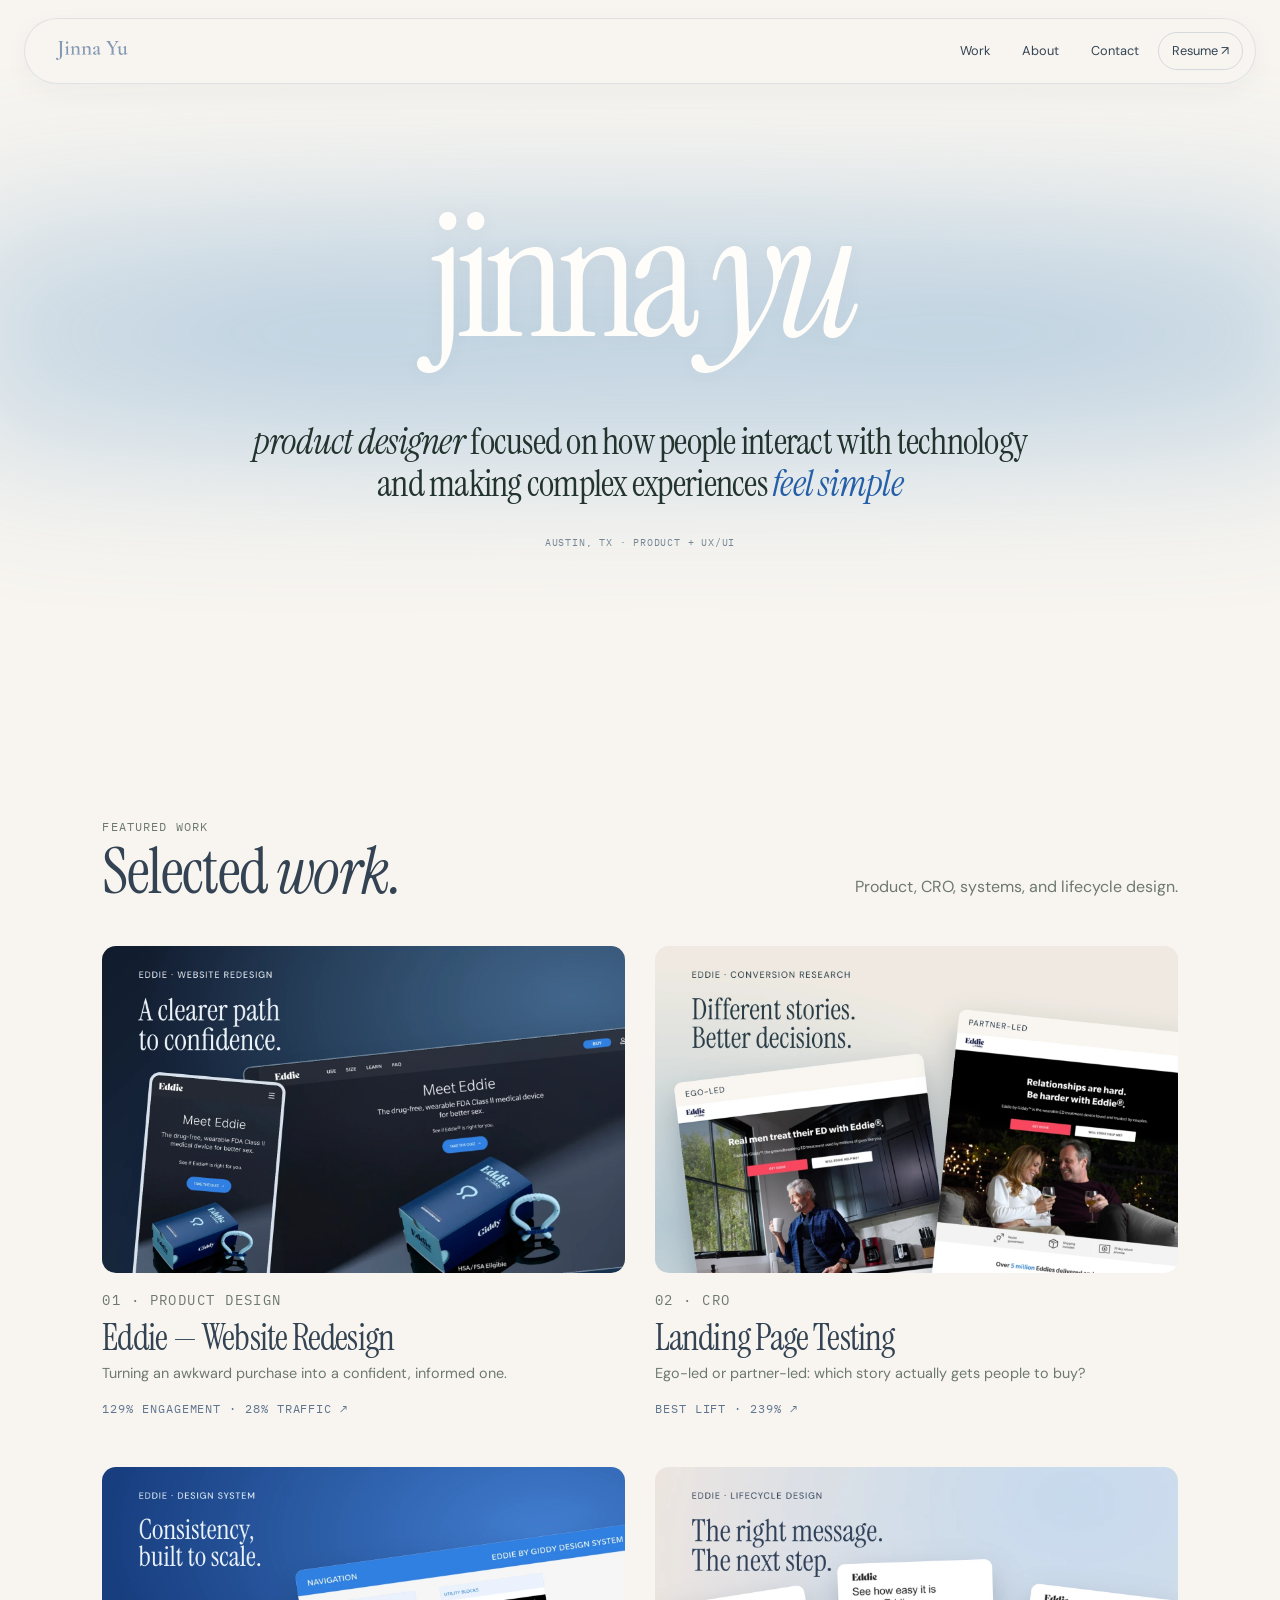
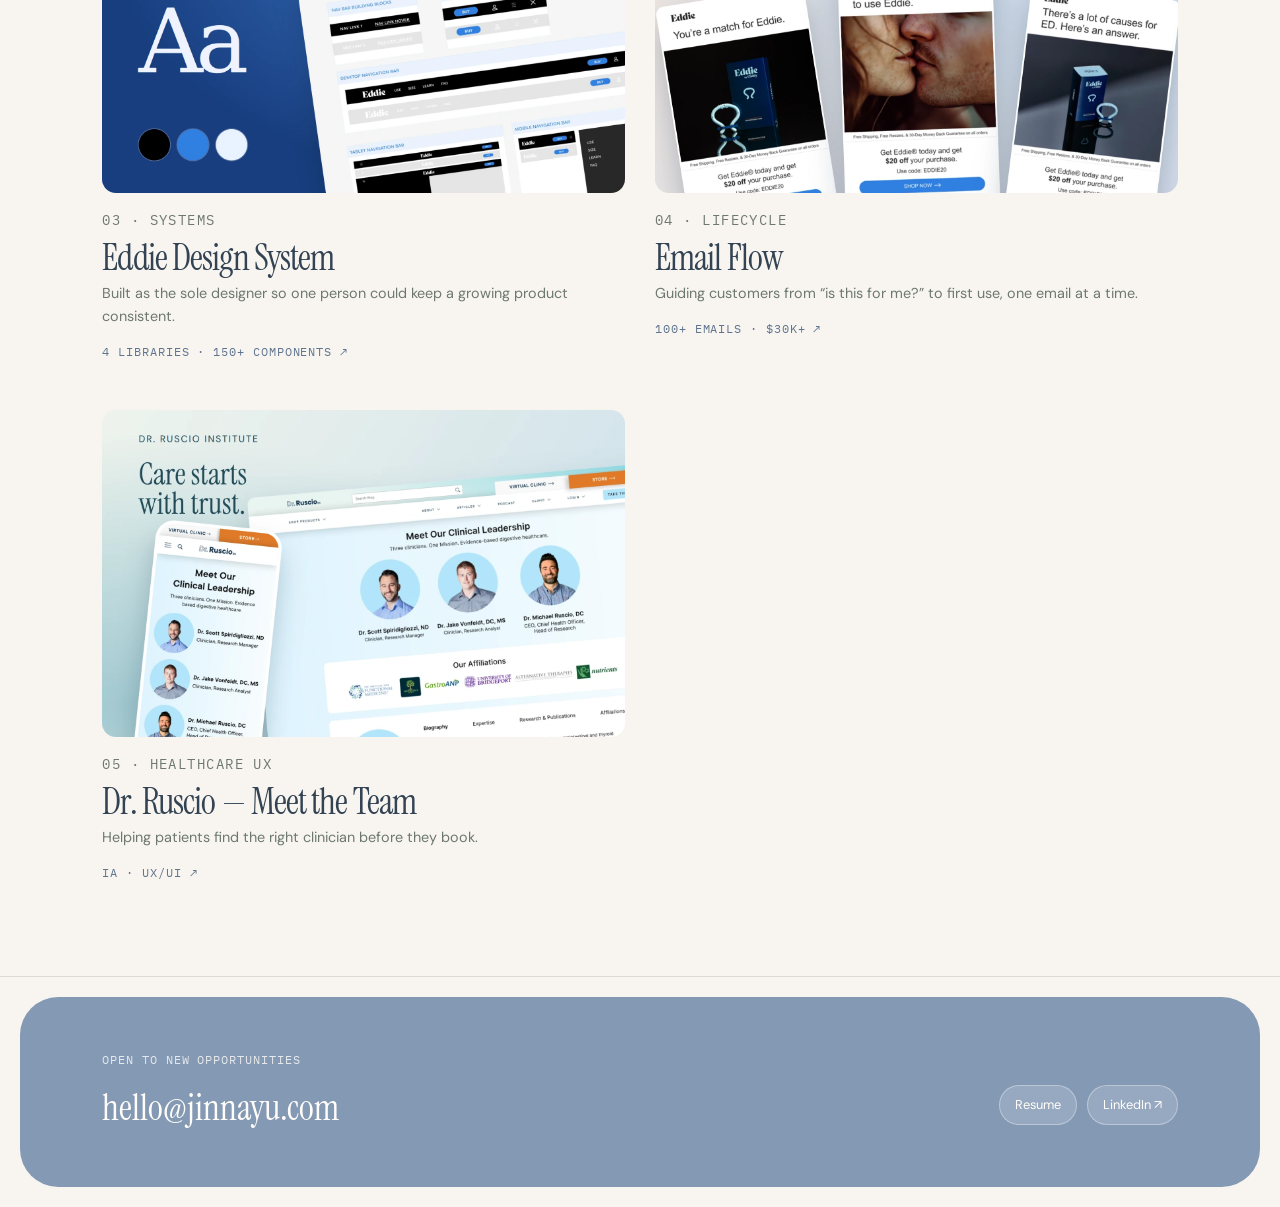
<file: index.html>
<!DOCTYPE html>
<html lang="en">
<head>
<meta charset="UTF-8">
<meta name="viewport" content="width=device-width, initial-scale=1.0">
<title>Jinna Yu — Product Designer</title>
<meta name="description" content="Jinna Yu, product and UX/UI designer focused on systems, experimentation, e-commerce, and healthcare experiences.">
<link rel="icon" href="images/jy-favicon.png" type="image/png">
<link rel="preconnect" href="https://fonts.googleapis.com">
<link rel="preconnect" href="https://fonts.gstatic.com" crossorigin>
<link href="https://fonts.googleapis.com/css2?family=DM+Sans:wght@400;500;600&family=IBM+Plex+Mono:wght@400;500&family=Instrument+Serif:ital@0;1&display=swap" rel="stylesheet">
<link rel="stylesheet" href="style.css">
<link rel="stylesheet" href="quiet.css">
<link rel="stylesheet" href="compact.css">
<link rel="stylesheet" href="brand.css">
<link rel="stylesheet" href="theme-blue.css">
<style>
@media (min-width: 781px) {
  .work-heading > div { flex: 0 0 auto; min-width: max-content; }
  .work-heading h2 { white-space: nowrap; font-size: clamp(3.1rem, 5vw, 5.4rem); }
}
</style>
</head>
<body class="home-page">
<header class="nav">
  <a href="index.html" class="nav-logo brand-lockup" aria-label="Jinna Yu home">
    <img src="images/jinna-yu-logo.svg" alt="Jinna Yu">
  </a>
  <nav class="nav-links">
    <a href="#work">Work</a>
    <a href="about.html">About</a>
    <a href="#contact">Contact</a>
    <a href="resume.pdf" class="nav-resume">Resume ↗</a>
  </nav>
</header>

<main>
  <section class="home-hero">
    <div class="hero-wash" aria-hidden="true"></div>
    <div class="hero-name reveal"><h1>jinna <em>yu</em></h1></div>
    <div class="hero-detail reveal">
      <p><span class="hero-description-line"><strong>product designer</strong> focused on how people interact with technology</span><span class="hero-description-line"> and making complex experiences <em>feel simple</em></span></p>
      <div class="hero-mini"><span>Austin, TX · Product + UX/UI</span></div>
    </div>
  </section>

  <section class="work" id="work">
    <div class="work-heading reveal">
      <div><p class="eyebrow">Featured work</p><h2>Selected <em>work.</em></h2></div>
      <p>Product, CRO, systems, and lifecycle design.</p>
    </div>
    <div class="work-list">
      <a class="work-card reveal" href="work/eddie-redesign.html"><div class="work-artboard work-artboard-cover"><img src="images/cover-website.webp" width="1584" height="990" loading="lazy" decoding="async" alt="Eddie website redesign: a clearer path to confidence"></div><div class="work-copy"><p class="case-tag">01 · Product design</p><h3>Eddie — Website Redesign</h3><p>Turning an awkward purchase into a confident, informed one.</p><span class="card-arrow">129% engagement · 28% traffic ↗</span></div></a>
      <a class="work-card reveal" href="work/eddie-cro.html"><div class="work-artboard work-artboard-cover"><img src="images/cover-cro.webp" width="1584" height="990" loading="lazy" decoding="async" alt="Eddie landing page experiments: different stories, better decisions"></div><div class="work-copy"><p class="case-tag">02 · CRO</p><h3>Landing Page Testing</h3><p>Ego-led or partner-led: which story actually gets people to buy?</p><span class="card-arrow">Best lift · 239% ↗</span></div></a>
      <a class="work-card reveal" href="work/eddie-design-system.html"><div class="work-artboard work-artboard-cover"><img src="images/cover-systems.webp" width="1584" height="990" loading="lazy" decoding="async" alt="Eddie design system: consistency built to scale"></div><div class="work-copy"><p class="case-tag">03 · Systems</p><h3>Eddie Design System</h3><p>Built as the sole designer so one person could keep a growing product consistent.</p><span class="card-arrow">4 libraries · 150+ components ↗</span></div></a>
      <a class="work-card reveal" href="work/eddie-email.html"><div class="work-artboard work-artboard-cover"><img src="images/cover-email.webp" width="1584" height="990" loading="lazy" decoding="async" alt="Eddie email flow: the right message, the next step"></div><div class="work-copy"><p class="case-tag">04 · Lifecycle</p><h3>Email Flow</h3><p>Guiding customers from “is this for me?” to first use, one email at a time.</p><span class="card-arrow">100+ emails · $30K+ ↗</span></div></a>
      <a class="work-card reveal" href="work/ruscio.html"><div class="work-artboard work-artboard-cover"><img src="images/cover-ruscio.webp" width="1584" height="990" loading="lazy" decoding="async" alt="Dr. Ruscio team experience: care starts with trust"></div><div class="work-copy"><p class="case-tag">05 · Healthcare UX</p><h3>Dr. Ruscio — Meet the Team</h3><p>Helping patients find the right clinician before they book.</p><span class="card-arrow">IA · UX/UI ↗</span></div></a>
    </div>
  </section>


  <section class="contact contact-opportunities reveal" id="contact" aria-label="Contact">
    <div class="contact-copy">
      <p class="eyebrow">Open to new opportunities</p>
      <h2><a class="contact-email" href="mailto:hello@jinnayu.com">hello@jinnayu.com</a></h2>
    </div>
    <div class="contact-links">
      <a href="resume.pdf" target="_blank" rel="noopener">Resume</a>
      <a href="https://www.linkedin.com/in/ejinnayu/" target="_blank" rel="noopener">LinkedIn ↗</a>
    </div>
  </section>
</main>
<script src="script.js"></script>
</body>
</html>
</file>
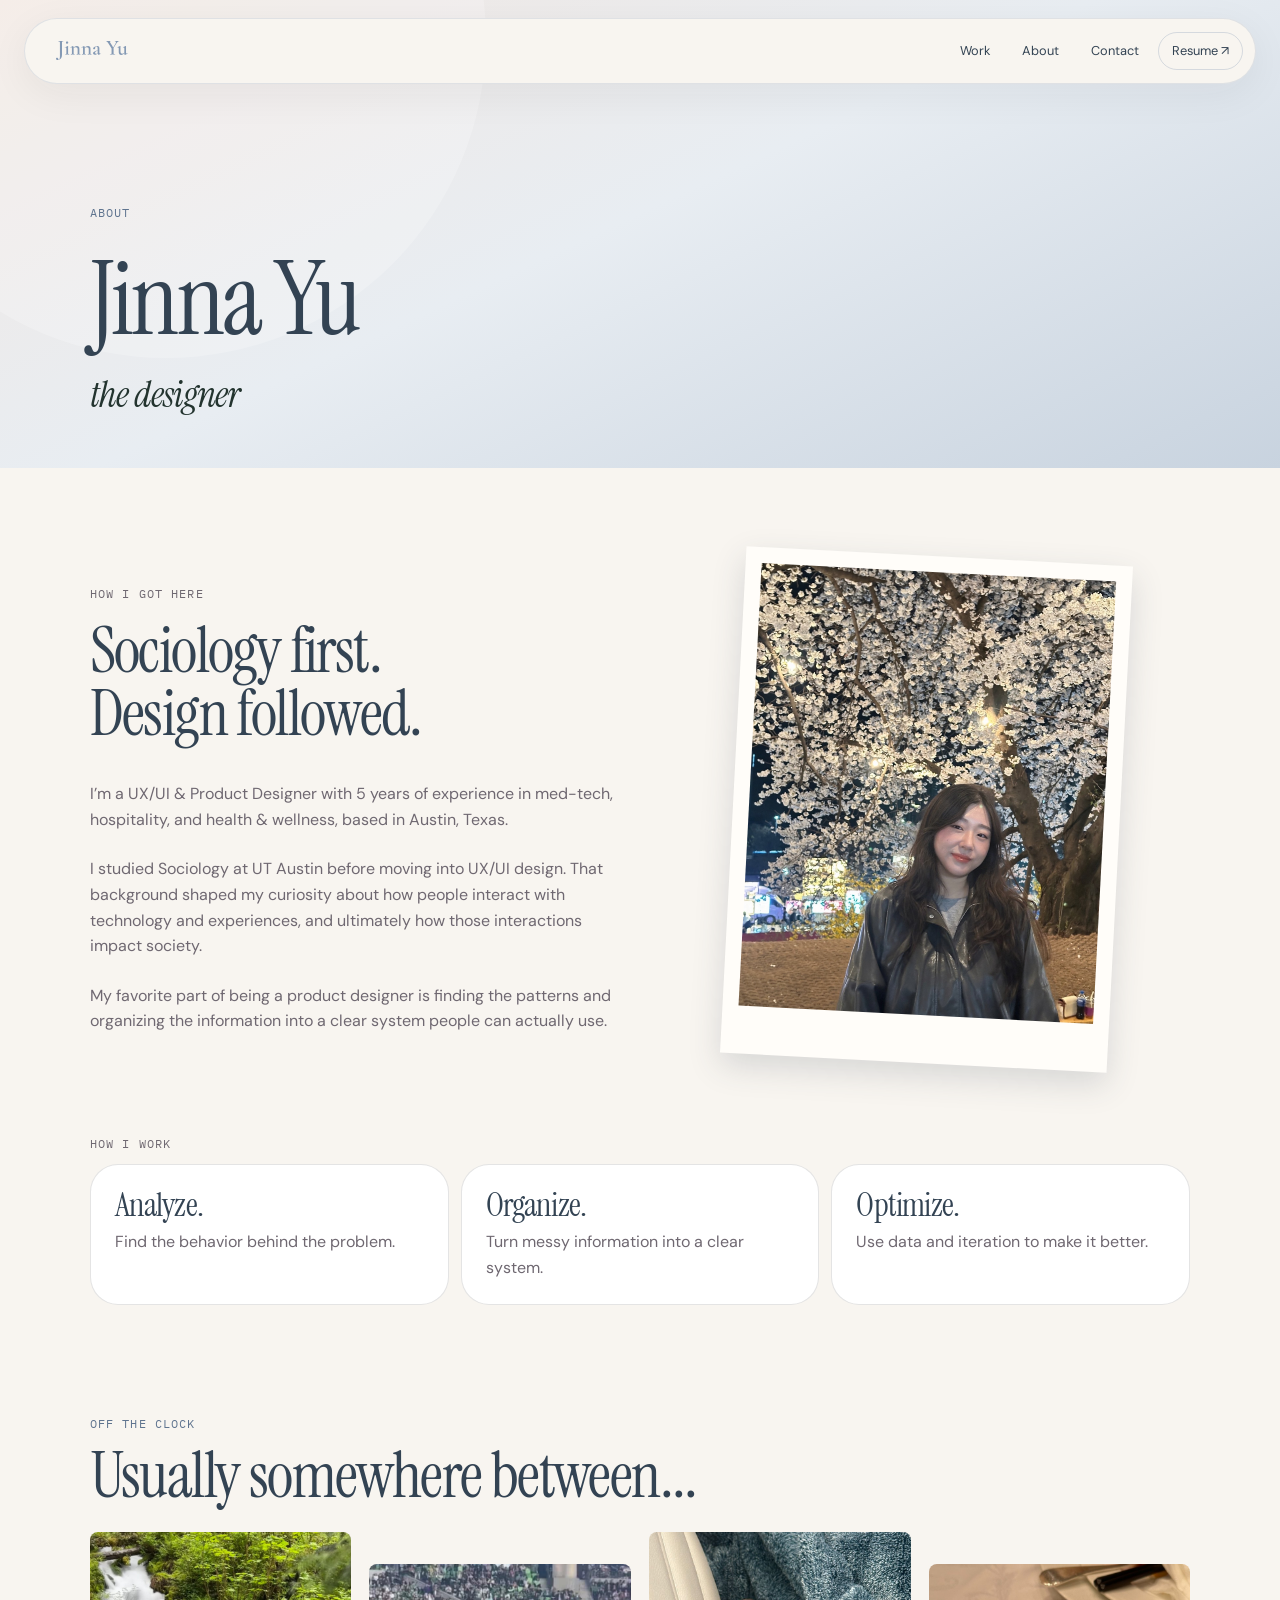
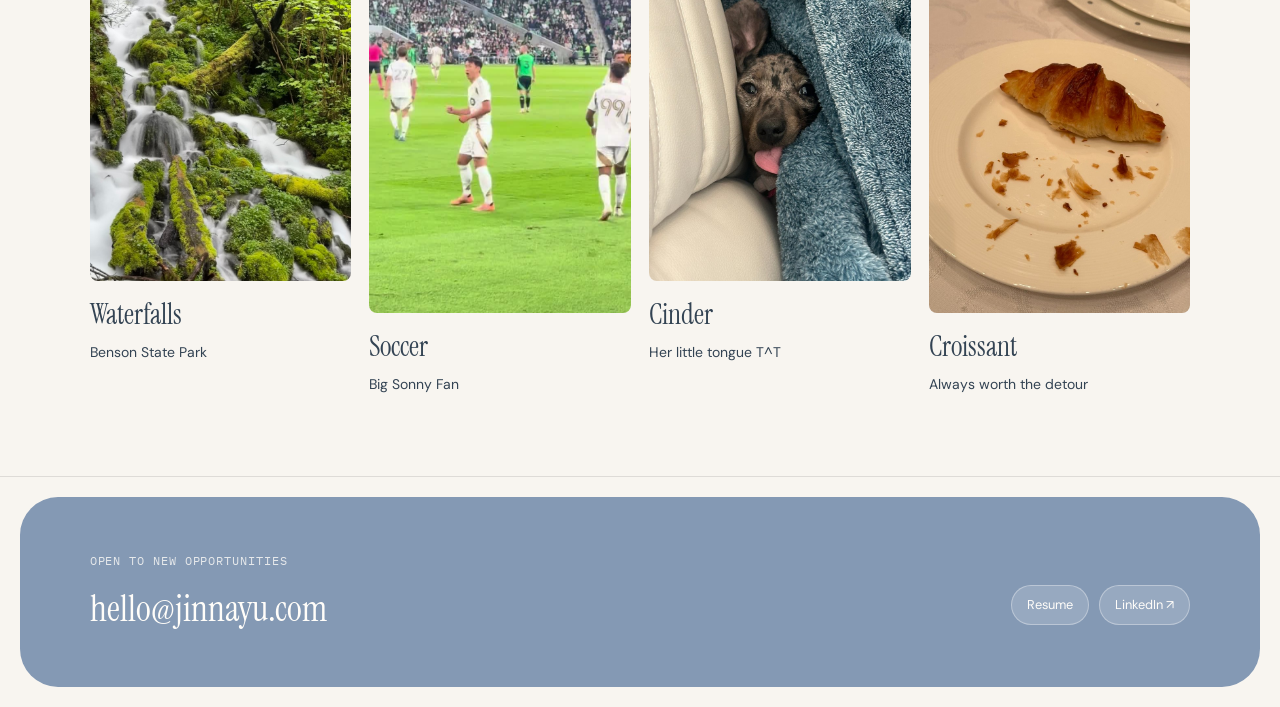
<file: about.html>
<!DOCTYPE html>
<html lang="en">
<head>
<meta charset="UTF-8">
<meta name="viewport" content="width=device-width, initial-scale=1.0">
<title>About — Jinna Yu</title>
<link rel="icon" href="images/favicon-croissant.png" type="image/png">
<link rel="preconnect" href="https://fonts.googleapis.com">
<link rel="preconnect" href="https://fonts.gstatic.com" crossorigin>
<link href="https://fonts.googleapis.com/css2?family=DM+Sans:wght@400;500;600&family=IBM+Plex+Mono:wght@400;500&family=Instrument+Serif:ital@0;1&display=swap" rel="stylesheet">
<link rel="stylesheet" href="style.css">
<link rel="stylesheet" href="compact.css">
<link rel="stylesheet" href="brand.css">
<link rel="stylesheet" href="theme-blue.css">
</head>
<body class="about-page">
<header class="nav">
  <a href="index.html" class="nav-logo brand-lockup" aria-label="Jinna Yu home"><img src="images/jinna-yu-logo.svg" alt="Jinna Yu"></a>
  <nav class="nav-links"><a href="index.html#work">Work</a><a href="about.html">About</a><a href="index.html#contact">Contact</a><a href="resume.pdf" class="nav-resume">Resume ↗</a></nav>
</header>

<main>
  <section class="about-hero">
    <p class="eyebrow reveal">About</p>
    <h1 class="reveal">Jinna Yu<span class="about-designer">the designer</span></h1>
  </section>

  <div class="about-content">
    <section class="about-lede reveal">
      <div class="about-story">
        <p class="eyebrow">How I got here</p>
        <h2>Sociology first.<br>Design followed.</h2>
        <p>I’m a UX/UI &amp; Product Designer with 5 years of experience in med-tech, hospitality, and health &amp; wellness, based in Austin, Texas.</p>
        <p>I studied Sociology at UT Austin before moving into UX/UI design. That background shaped my curiosity about how people interact with technology and experiences, and ultimately how those interactions impact society.</p>
        <p>My favorite part of being a product designer is finding the patterns and organizing the information into a clear system people can actually use.</p>
      </div>
      <div class="about-portrait-stage">
        <button class="about-polaroid" type="button" aria-label="Animate portrait of Jinna Yu">
          <img src="images/jinna-yu-portrait.jpg" alt="Jinna Yu beneath cherry blossoms at night" width="1400" height="1884" decoding="async">
        </button>
      </div>
    </section>

    <section class="reveal">
      <p class="about-work-label">How I Work</p>
      <div class="about-grid">
        <article class="about-block"><h3>Analyze.</h3><p>Find the behavior behind the problem.</p></article>
        <article class="about-block"><h3>Organize.</h3><p>Turn messy information into a clear system.</p></article>
        <article class="about-block"><h3>Optimize.</h3><p>Use data and iteration to make it better.</p></article>
      </div>
    </section>

    <section class="offclock reveal">
      <p class="eyebrow">Off the clock</p>
      <h2>Usually somewhere between...</h2>
      <div class="offclock-grid">
        <div class="offclock-item"><div class="offclock-live"><img class="offclock-photo" src="images/about-waterfalls.jpg" alt="Water flowing through a mossy green forest" loading="lazy" decoding="async"><video data-src="videos/about-waterfalls.mp4" muted loop playsinline preload="none" aria-hidden="true"></video></div><strong>Waterfalls</strong>Benson State Park</div>
        <div class="offclock-item"><div class="offclock-live"><img class="offclock-photo" src="images/about-soccer.jpg" alt="Son Heung-min on the pitch during a soccer match" loading="lazy" decoding="async"><video data-src="videos/about-soccer.mp4" muted loop playsinline preload="none" aria-hidden="true"></video></div><strong>Soccer</strong>Big Sonny Fan</div>
        <div class="offclock-item"><div class="offclock-live"><img class="offclock-photo" src="images/about-cinder.jpg" alt="Cinder tucked into a blue blanket with her tongue out" loading="lazy" decoding="async" style="object-position:50% 62%"><video data-src="videos/about-cinder.mp4" muted loop playsinline preload="none" aria-hidden="true" style="object-position:50% 62%"></video></div><strong>Cinder</strong>Her little tongue T^T</div>
        <div class="offclock-item"><div class="offclock-live"><img class="offclock-photo" src="images/about-croissant.jpg" alt="A croissant on a white plate" loading="lazy" decoding="async"><video data-src="videos/about-croissant.mp4" muted loop playsinline preload="none" aria-hidden="true"></video></div><strong>Croissant</strong>Always worth the detour</div>
      </div>
    </section>
  </div>

  <section class="contact contact-opportunities reveal" id="contact" aria-label="Contact">
    <div class="contact-copy">
      <p class="eyebrow">Open to new opportunities</p>
      <h2><a class="contact-email" href="mailto:hello@jinnayu.com">hello@jinnayu.com</a></h2>
    </div>
    <div class="contact-links">
      <a href="resume.pdf" target="_blank" rel="noopener">Resume</a>
      <a href="https://www.linkedin.com/in/ejinnayu/" target="_blank" rel="noopener">LinkedIn ↗</a>
    </div>
  </section>
</main>

<script src="script.js"></script>
</body>
</html>
</file>
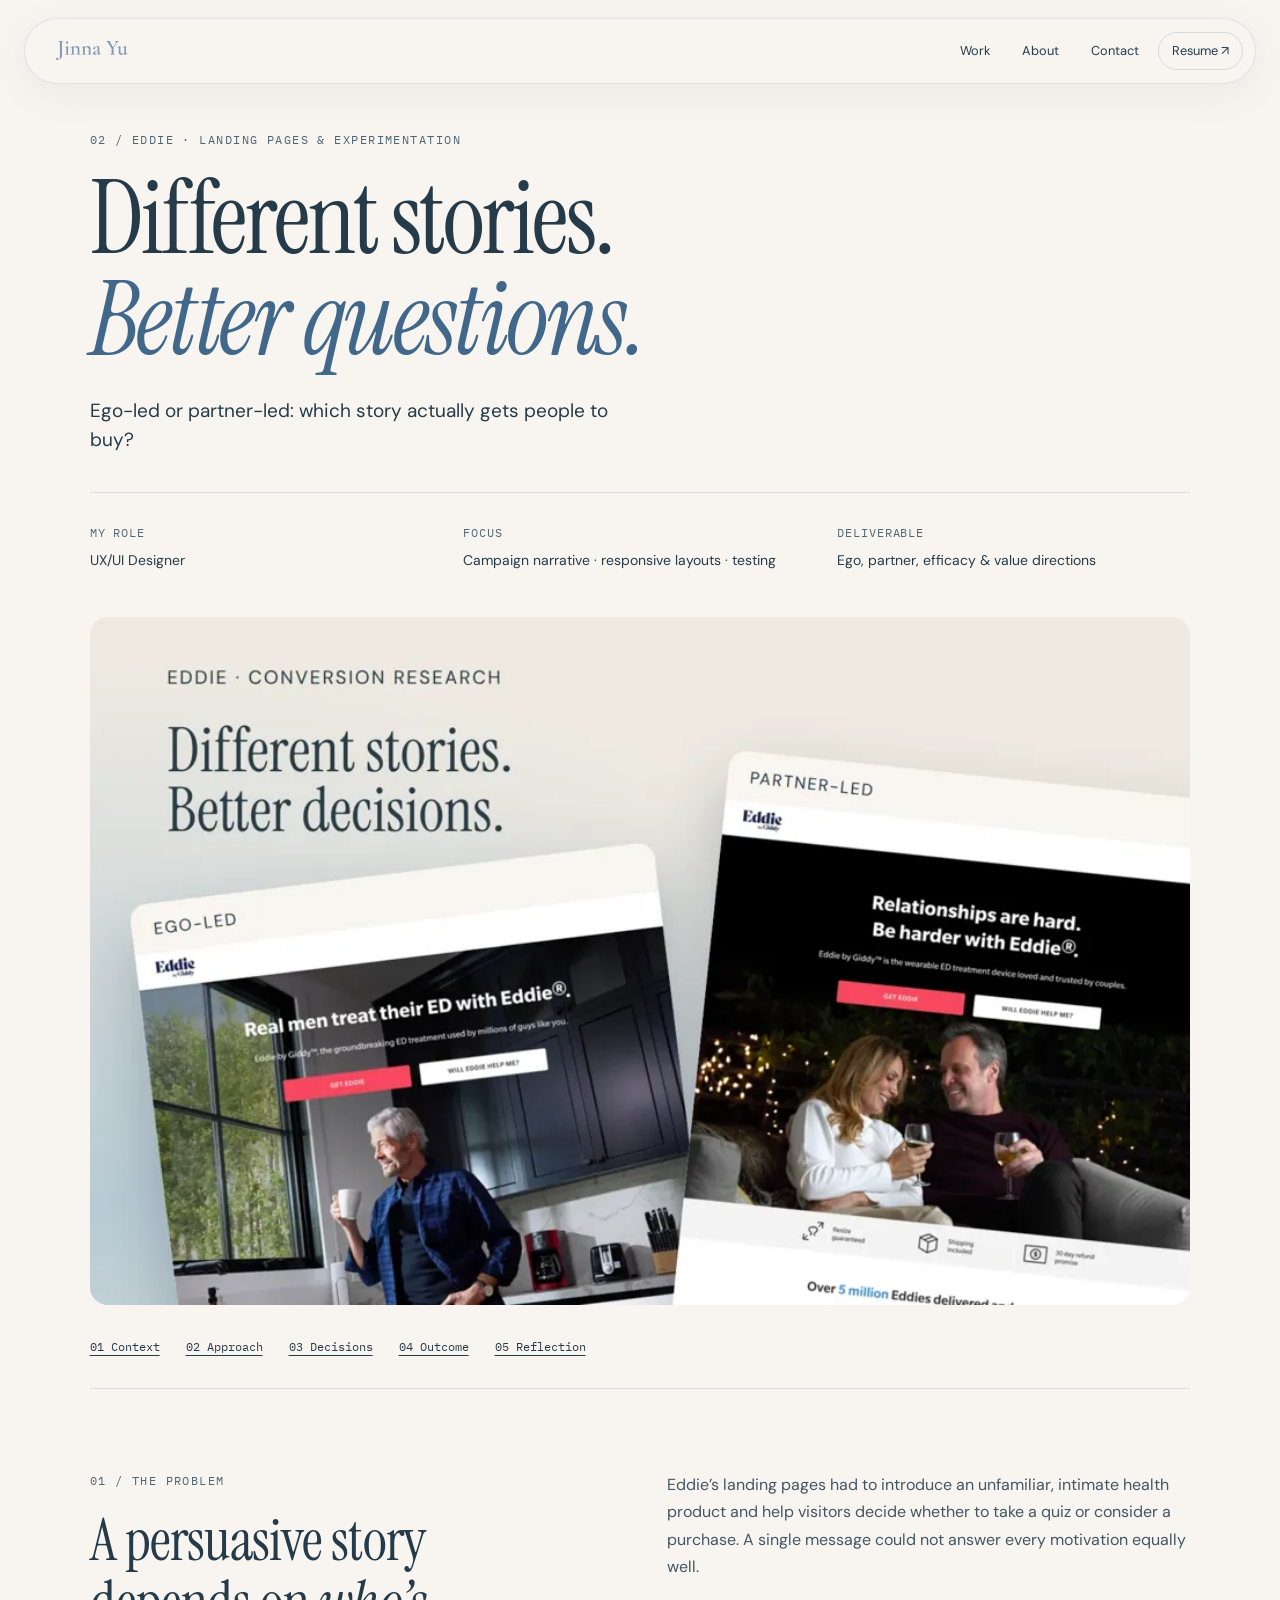
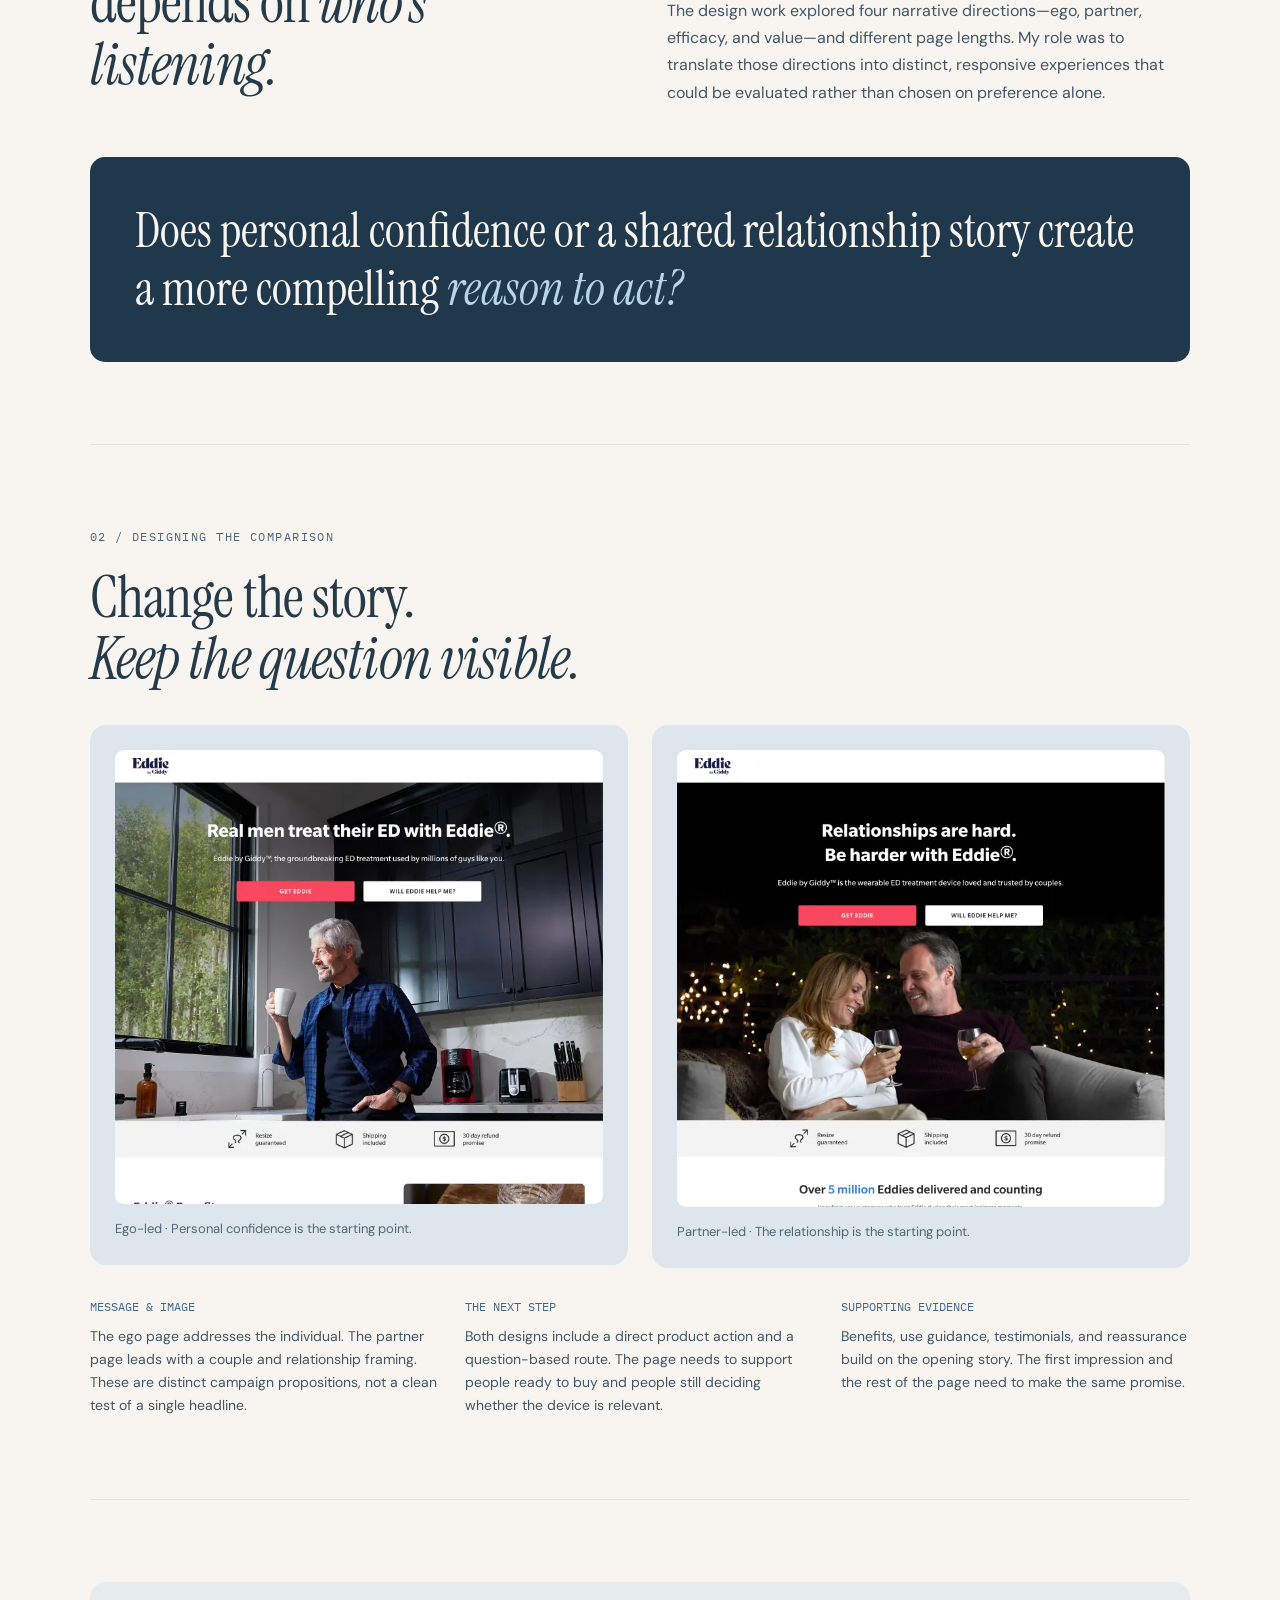
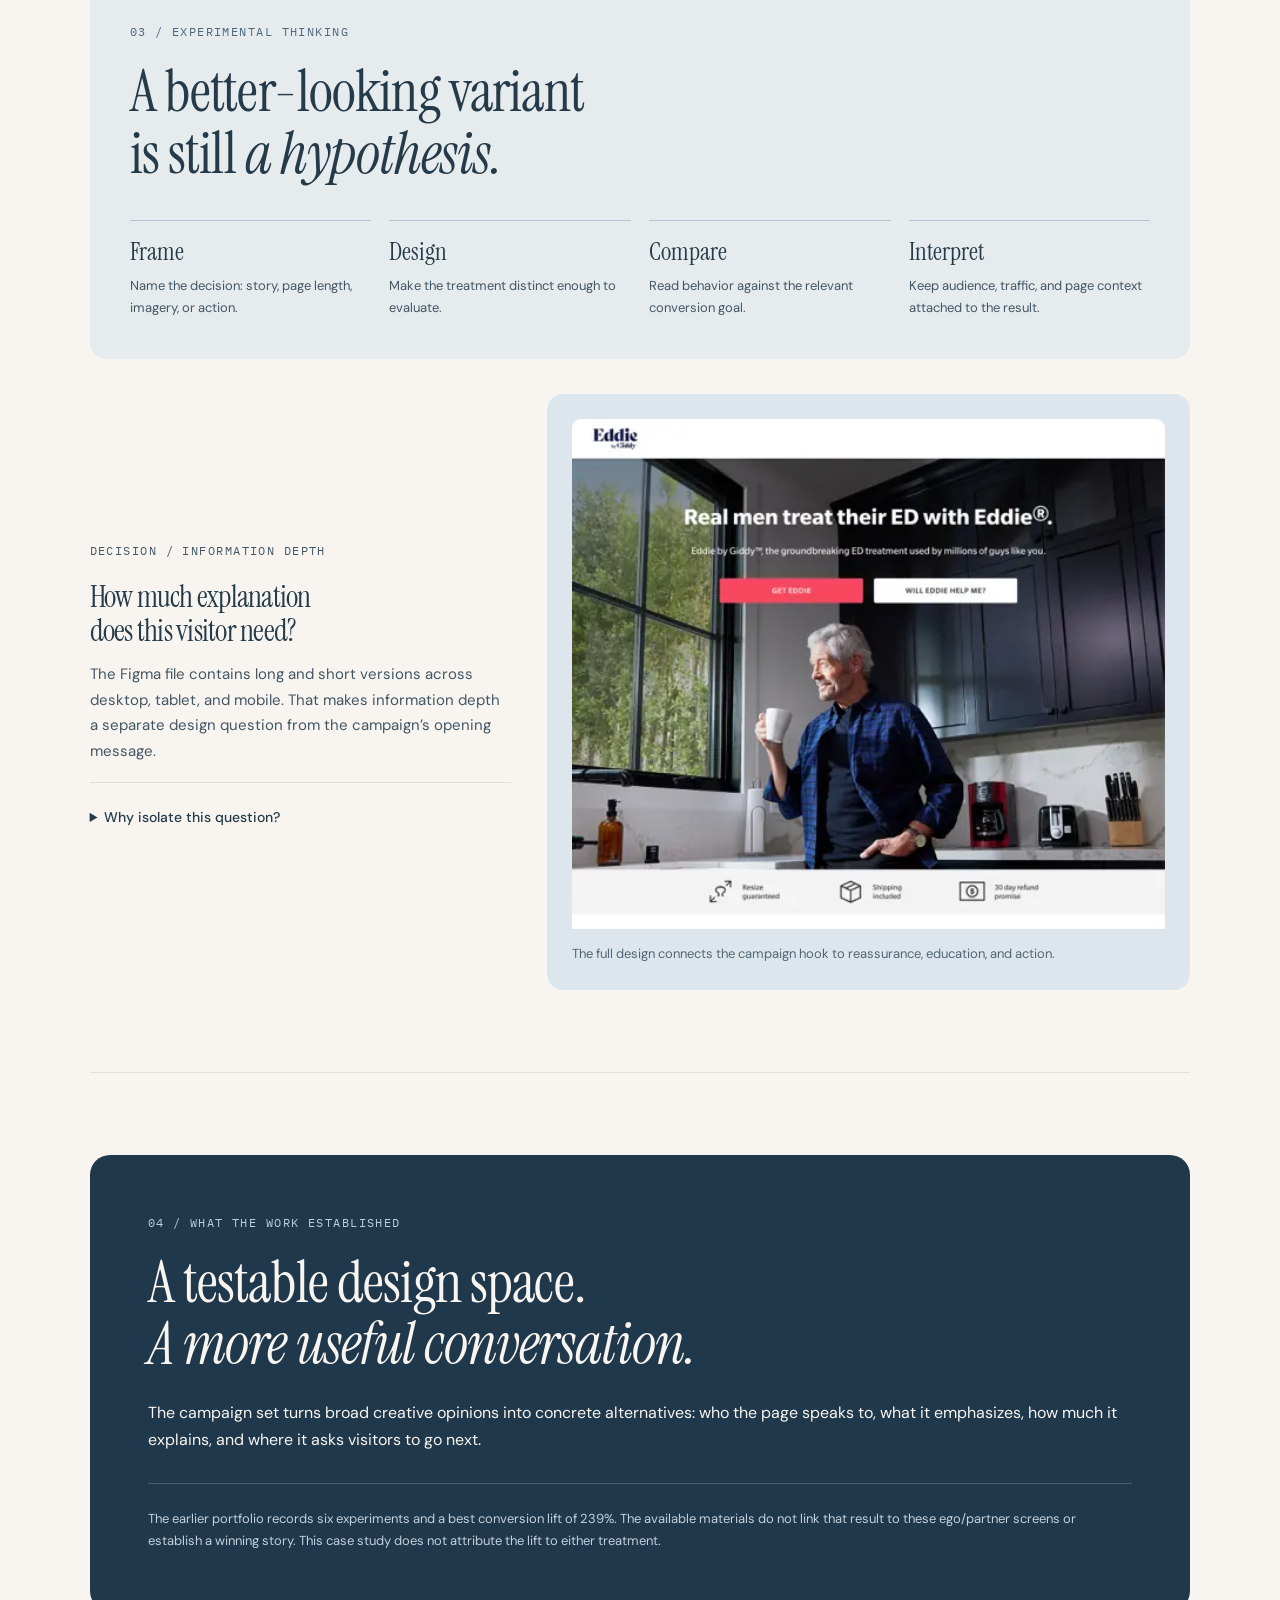
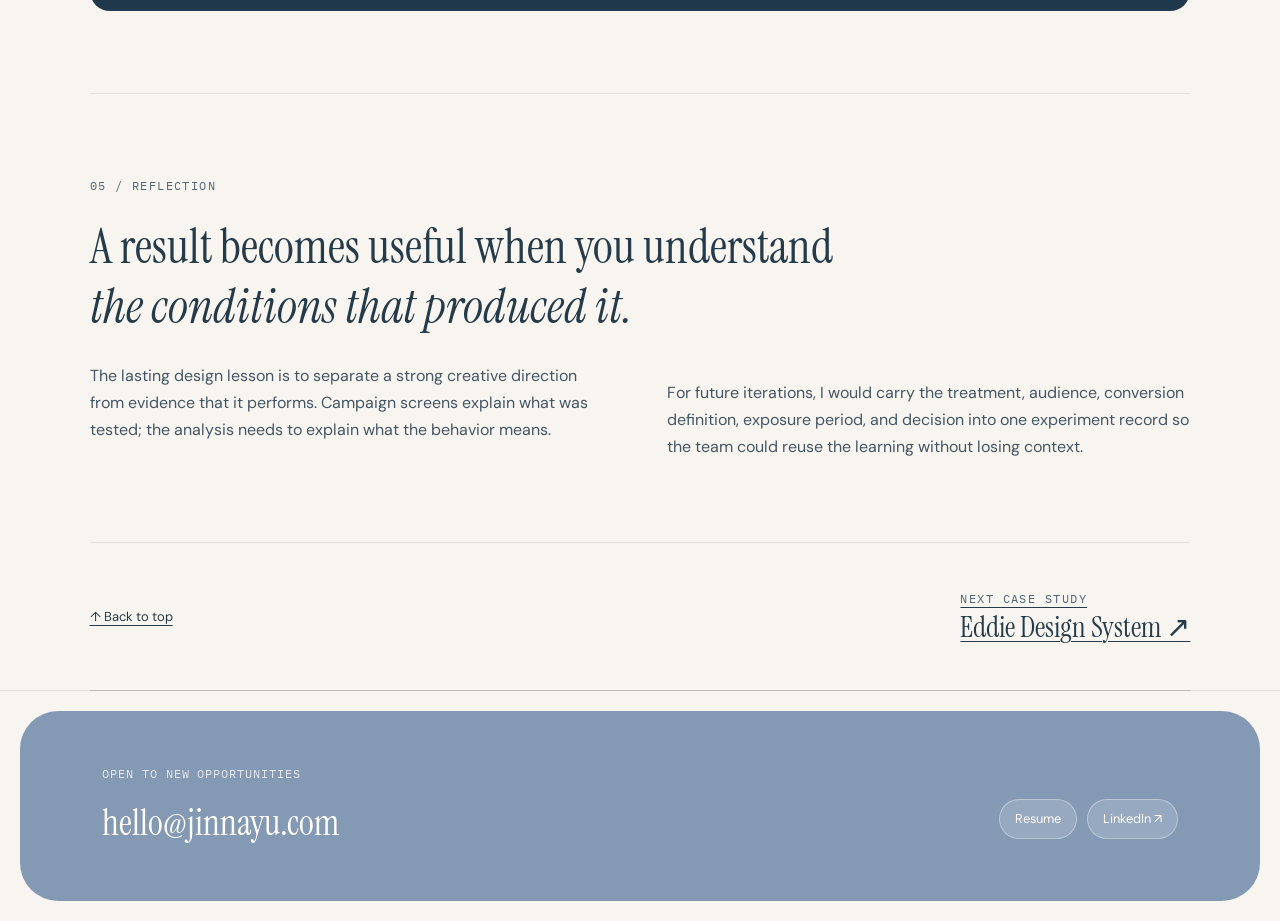
<file: work/eddie-cro.html>
<!DOCTYPE html>
<html lang="en"><head>
<meta charset="utf-8"/><meta content="width=device-width, initial-scale=1.0" name="viewport"/>
<title>Landing Page Testing — Jinna Yu</title>
<link href="../images/favicon-croissant.png" rel="icon" type="image/png"/>
<link href="https://fonts.googleapis.com" rel="preconnect"/><link crossorigin="" href="https://fonts.gstatic.com" rel="preconnect"/>
<link href="https://fonts.googleapis.com/css2?family=DM+Sans:wght@400;500;600&amp;family=IBM+Plex+Mono:wght@400;500&amp;family=Instrument+Serif:ital@0;1&amp;display=swap" rel="stylesheet"/>
<link href="../style.css" rel="stylesheet"/><link href="../compact.css" rel="stylesheet"/><link href="../brand.css" rel="stylesheet"/><link href="../theme-blue.css" rel="stylesheet"/><link href="../portfolio-case.css" rel="stylesheet"/><meta content="Ego-led or partner-led: which story actually gets people to buy?" name="description"/></head><body class="case-page portfolio-case-polished"><a class="skip-link" href="#cro-top">Skip to case study</a><header class="nav"><a aria-label="Jinna Yu home" class="nav-logo brand-lockup" href="../index.html"><img alt="Jinna Yu" src="../images/jinna-yu-logo.svg"/></a><nav class="nav-links"><a href="../index.html#work">Work</a><a href="../about.html">About</a><a href="../index.html#contact">Contact</a><a class="nav-resume" href="../resume.pdf">Resume ↗</a></nav></header><main><article aria-label="Landing Page Testing" class="study-surface">

<div class="wrap">

<div class="hero" id="cro-top" tabindex="-1"><p class="eyebrow">02 / Eddie · Landing pages &amp; experimentation</p><h1>Different stories.<br/><em>Better questions.</em></h1><p class="dek">Ego-led or partner-led: which story actually gets people to buy?</p><div class="meta"><div><span>My role</span>UX/UI Designer</div><div><span>Focus</span>Campaign narrative · responsive layouts · testing</div><div><span>Deliverable</span>Ego, partner, efficacy &amp; value directions</div></div></div>
<figure class="hero-art case-overlap"><img alt="Landing Page Testing cover" src="[data-uri]"/></figure>
<nav aria-label="Landing Page Testing sections" class="jump"><a href="#cro-context">01 Context</a><a href="#cro-process">02 Approach</a><a href="#cro-decisions">03 Decisions</a><a href="#cro-outcomes">04 Outcome</a><a href="#cro-reflection">05 Reflection</a></nav>
<section class="section" id="cro-context"><div class="split"><div><p class="eyebrow">01 / The problem</p><h2>A persuasive story<br/>depends on <em>who’s listening.</em></h2></div><div class="copy"><p>Eddie’s landing pages had to introduce an unfamiliar, intimate health product and help visitors decide whether to take a quiz or consider a purchase. A single message could not answer every motivation equally well.</p><p>The design work explored four narrative directions—ego, partner, efficacy, and value—and different page lengths. My role was to translate those directions into distinct, responsive experiences that could be evaluated rather than chosen on preference alone.</p></div></div><div class="question">Does personal confidence or a shared relationship story create a more compelling <em>reason to act?</em></div></section>
<section class="section" id="cro-decisions"><p class="eyebrow">02 / Designing the comparison</p><h2>Change the story.<br/><em>Keep the question visible.</em></h2><div class="two-up"><figure class="image-panel"><img alt="Ego-led Eddie landing page with an individual protagonist" src="[data-uri]"/><figcaption>Ego-led · Personal confidence is the starting point.</figcaption></figure><figure class="image-panel"><img alt="Partner-led Eddie landing page featuring a couple" src="[data-uri]"/><figcaption>Partner-led · The relationship is the starting point.</figcaption></figure></div><div class="note-row"><div><span>MESSAGE &amp; IMAGE</span><p>The ego page addresses the individual. The partner page leads with a couple and relationship framing. These are distinct campaign propositions, not a clean test of a single headline.</p></div><div><span>THE NEXT STEP</span><p>Both designs include a direct product action and a question-based route. The page needs to support people ready to buy and people still deciding whether the device is relevant.</p></div><div><span>SUPPORTING EVIDENCE</span><p>Benefits, use guidance, testimonials, and reassurance build on the opening story. The first impression and the rest of the page need to make the same promise.</p></div></div></section>
<section class="section" id="cro-process"><div class="band"><p class="eyebrow">03 / Experimental thinking</p><h2>A better-looking variant<br/>is still <em>a hypothesis.</em></h2><div class="steps"><div class="step"><b>Frame</b><p>Name the decision: story, page length, imagery, or action.</p></div><div class="step"><b>Design</b><p>Make the treatment distinct enough to evaluate.</p></div><div class="step"><b>Compare</b><p>Read behavior against the relevant conversion goal.</p></div><div class="step"><b>Interpret</b><p>Keep audience, traffic, and page context attached to the result.</p></div></div></div><div class="decision"><div><p class="eyebrow">Decision / Information depth</p><h3>How much explanation<br/>does this visitor need?</h3><p>The Figma file contains long and short versions across desktop, tablet, and mobile. That makes information depth a separate design question from the campaign’s opening message.</p><details><summary>Why isolate this question?</summary><p>A long page can answer more objections, but also asks for more attention. A short page can get to the action sooner, but may leave fit and use questions unresolved. Neither is a universal winner; the appropriate depth depends on the visitor and route into the page.</p></details></div><figure class="image-panel"><div class="page-window"><img alt="Full ego-led campaign page showing benefits, product guidance, testimonials and final call to action" src="[data-uri]"/></div><figcaption>The full design connects the campaign hook to reassurance, education, and action.</figcaption></figure></div></section>
<section class="section" id="cro-outcomes"><div class="results"><p class="eyebrow">04 / What the work established</p><h2>A testable design space.<br/><em>A more useful conversation.</em></h2><p>The campaign set turns broad creative opinions into concrete alternatives: who the page speaks to, what it emphasizes, how much it explains, and where it asks visitors to go next.</p><p class="caveat">The earlier portfolio records six experiments and a best conversion lift of 239%. The available materials do not link that result to these ego/partner screens or establish a winning story. This case study does not attribute the lift to either treatment.</p></div></section>
<section class="section" id="cro-reflection"><p class="eyebrow">05 / Reflection</p><p class="reflection">A result becomes useful when you understand <em>the conditions that produced it.</em></p><div class="split copy"><p>The lasting design lesson is to separate a strong creative direction from evidence that it performs. Campaign screens explain what was tested; the analysis needs to explain what the behavior means.</p><p>For future iterations, I would carry the treatment, audience, conversion definition, exposure period, and decision into one experiment record so the team could reuse the learning without losing context.</p></div></section>
<nav aria-label="Next case study" class="next"><a href="#cro-top">↑ Back to top</a><a href="eddie-design-system.html"><span class="eyebrow">Next case study</span><br/><b>Eddie Design System ↗</b></a></nav>

</div>
</article></main><footer><section aria-label="Contact" class="contact contact-opportunities" id="contact">
<div class="contact-copy">
<p class="eyebrow">Open to new opportunities</p>
<h2><a class="contact-email" href="mailto:hello@jinnayu.com">hello@jinnayu.com</a></h2>
</div>
<div class="contact-links">
<a href="../resume.pdf" rel="noopener" target="_blank">Resume</a>
<a href="https://www.linkedin.com/in/ejinnayu/" rel="noopener" target="_blank">LinkedIn ↗</a>
</div>
</section></footer><script src="../script.js"></script></body></html>
</file>
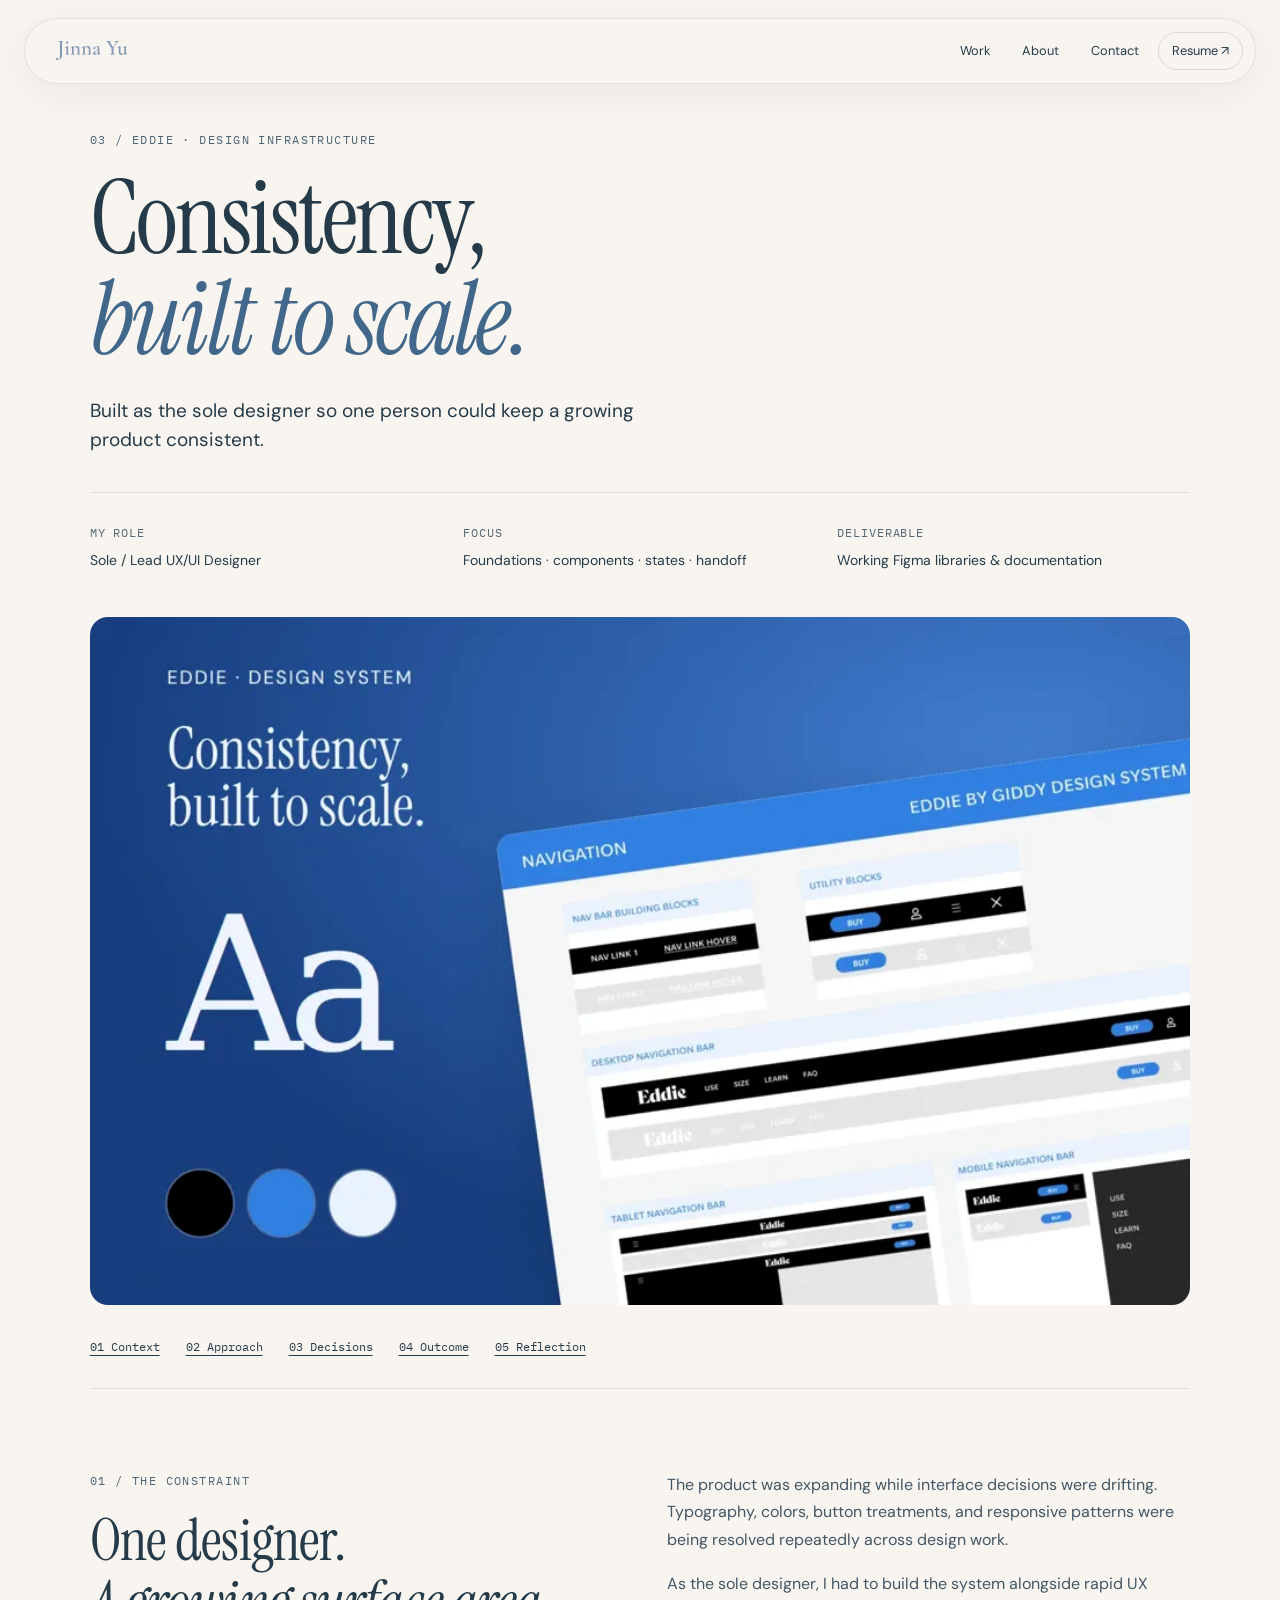
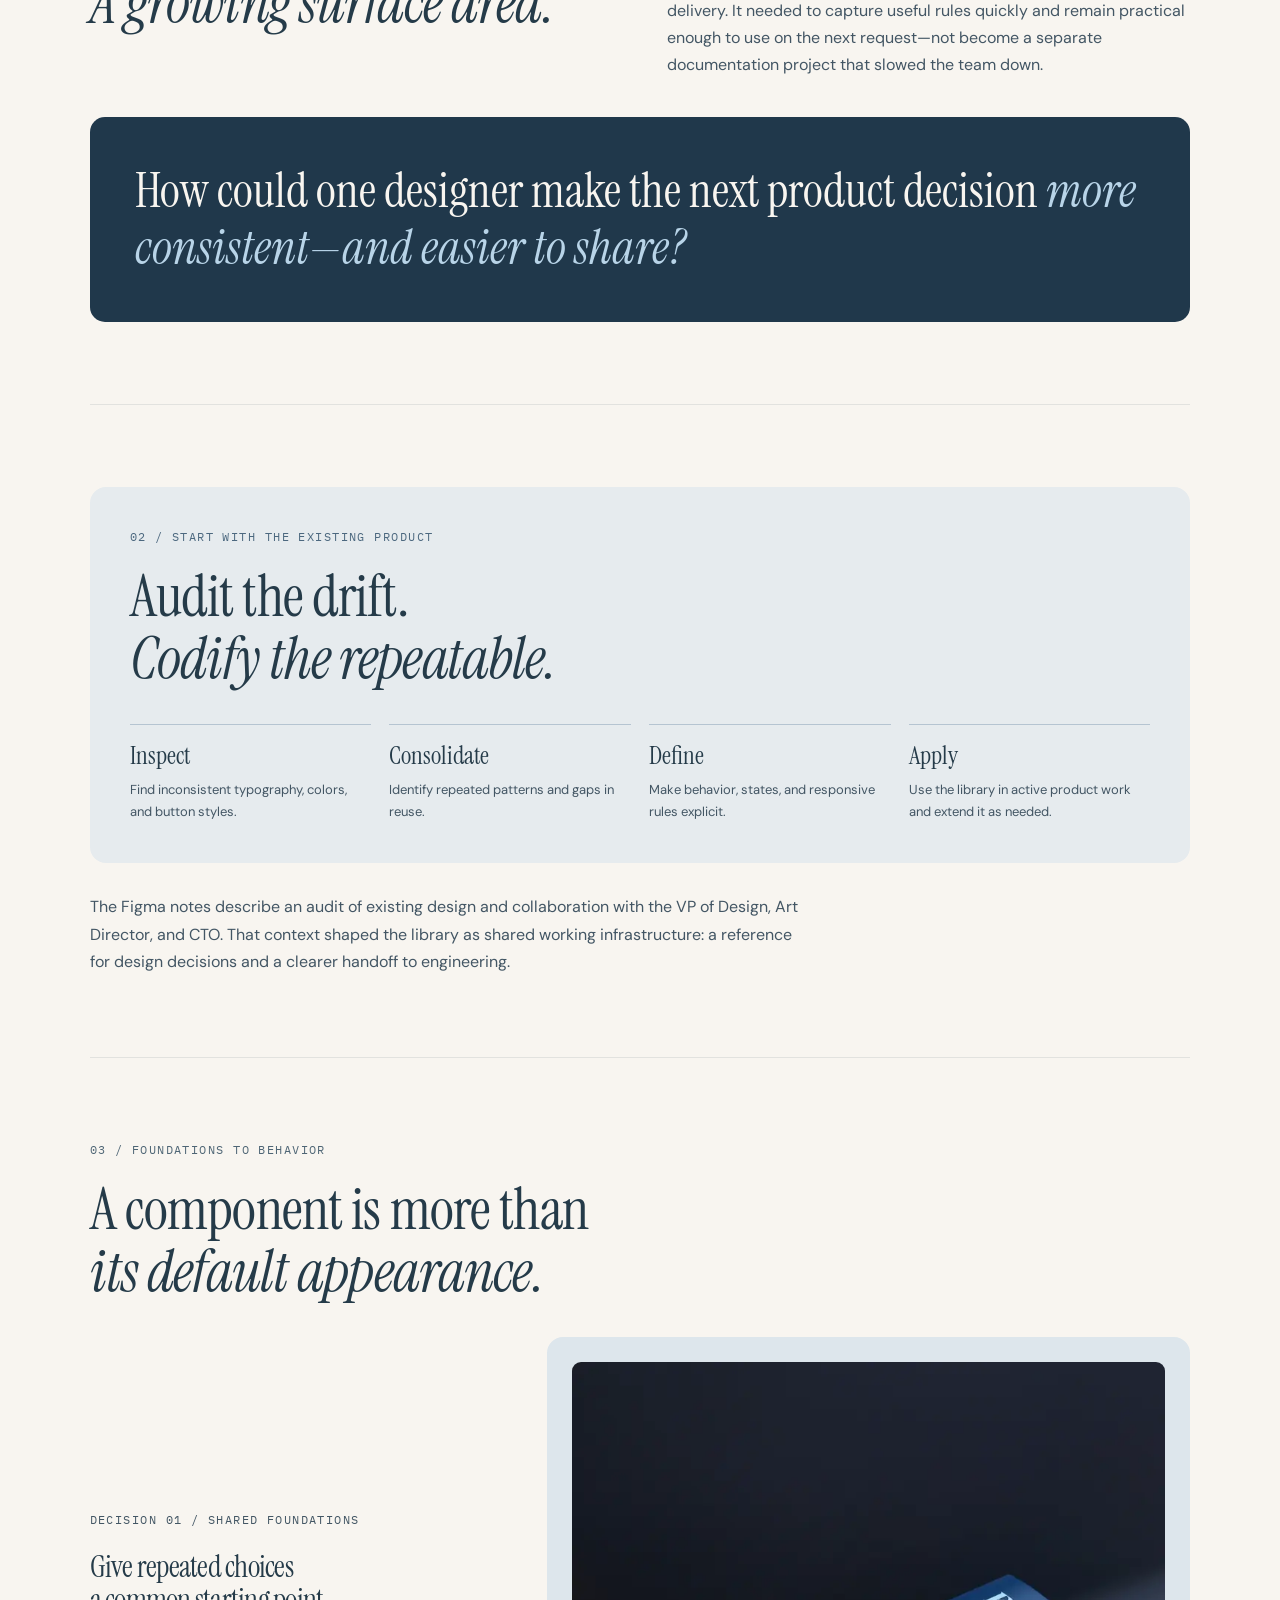
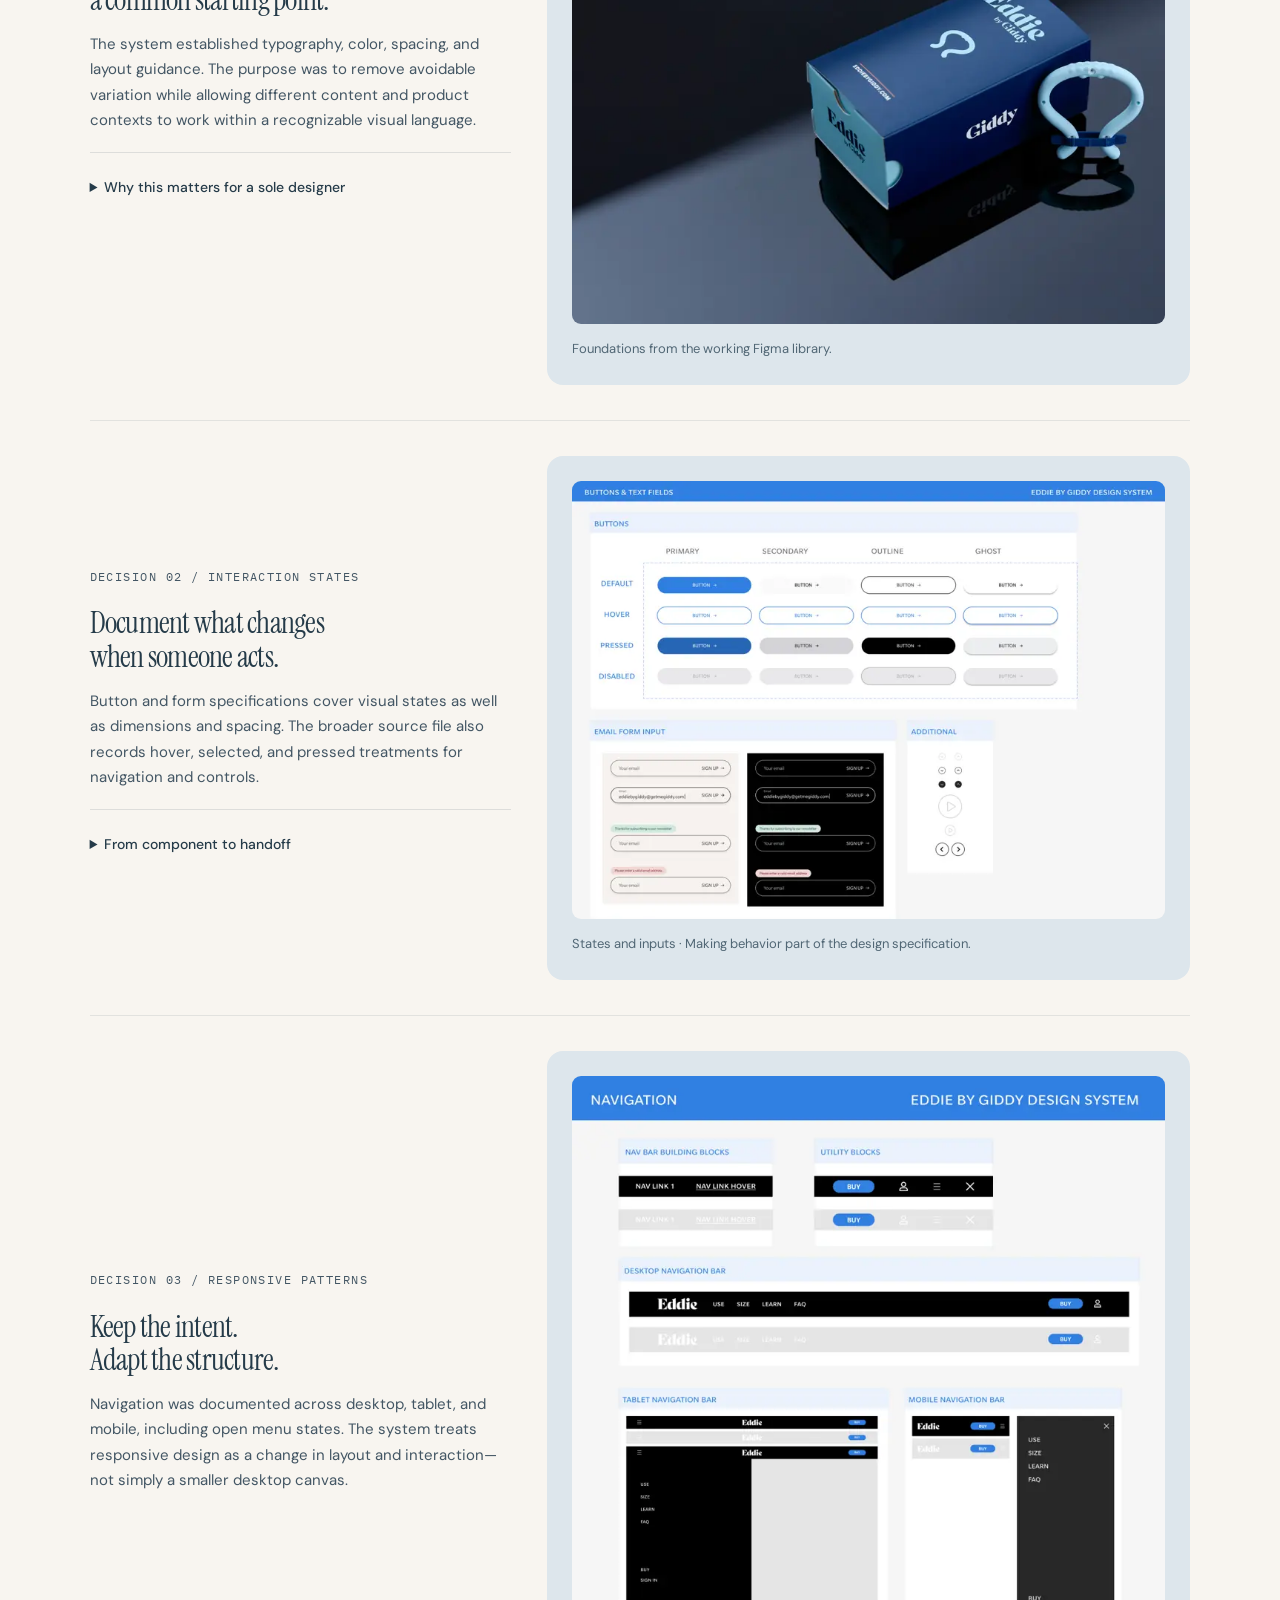
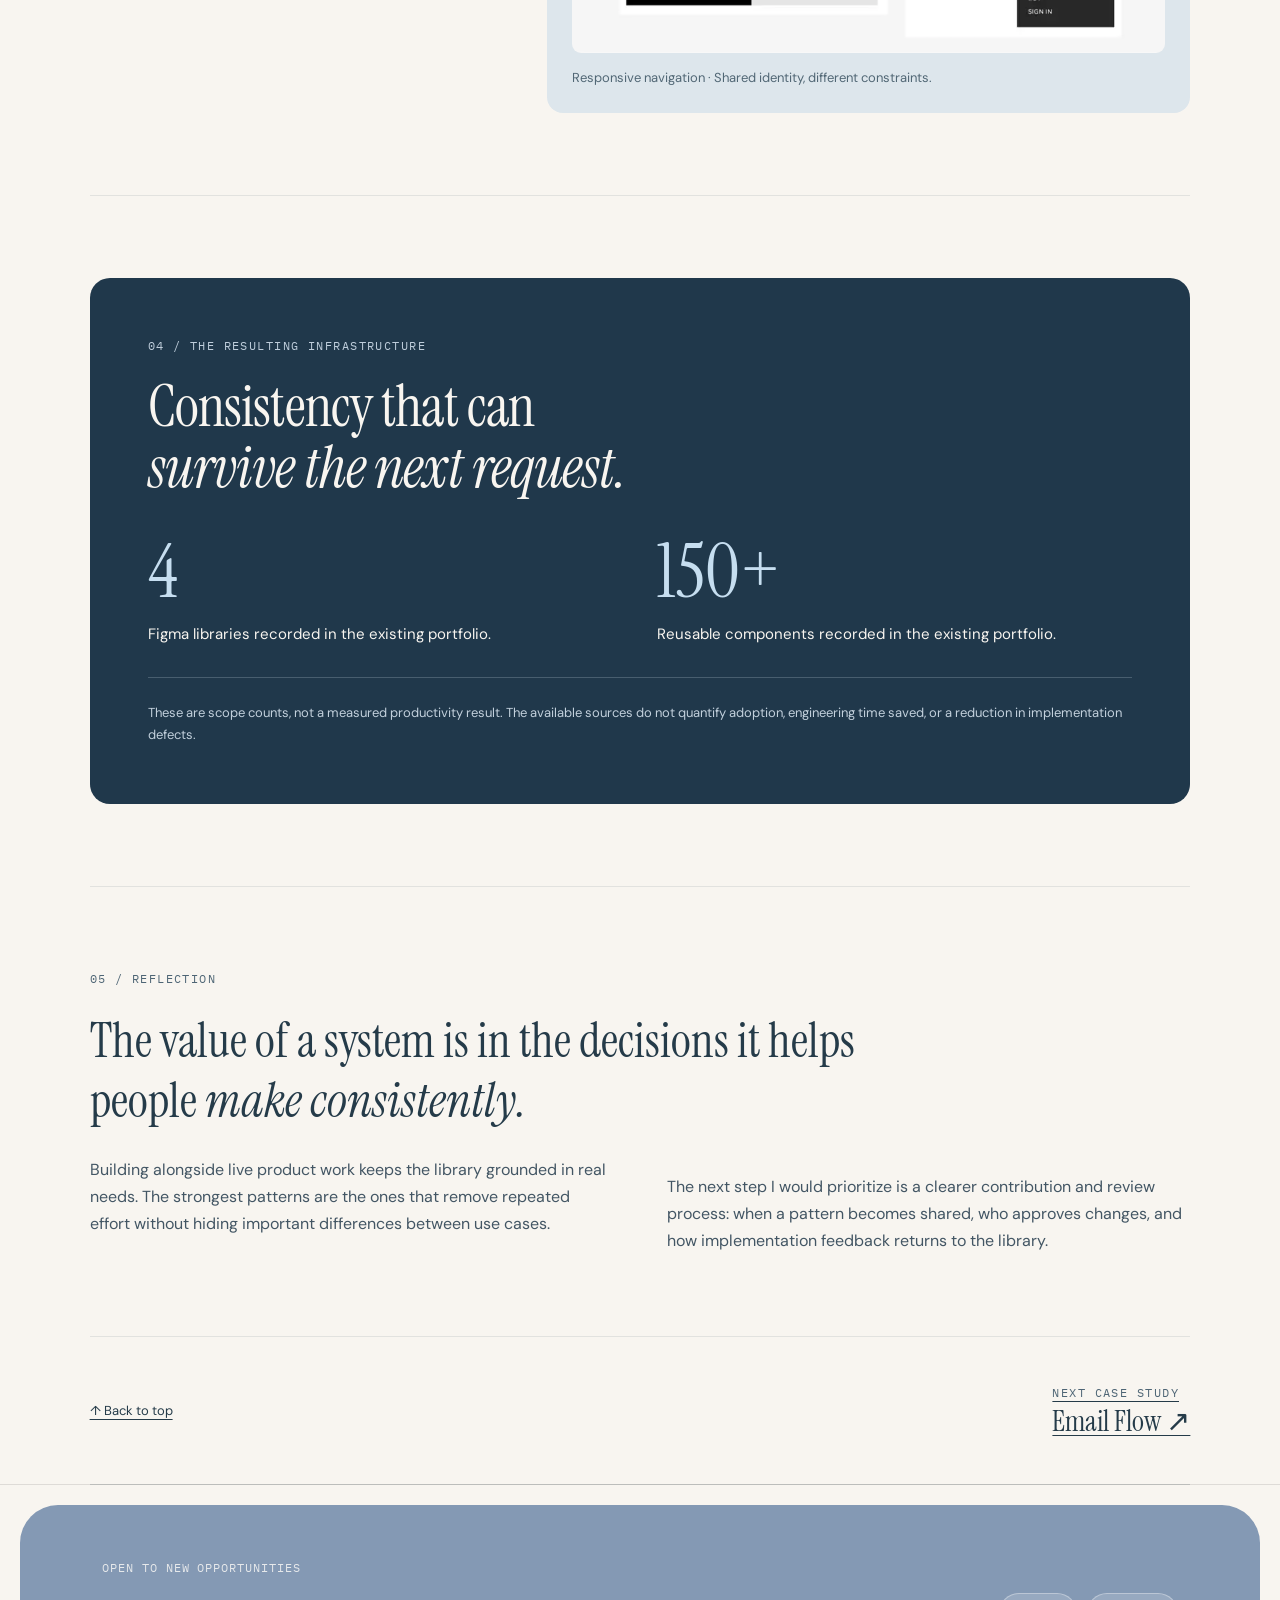
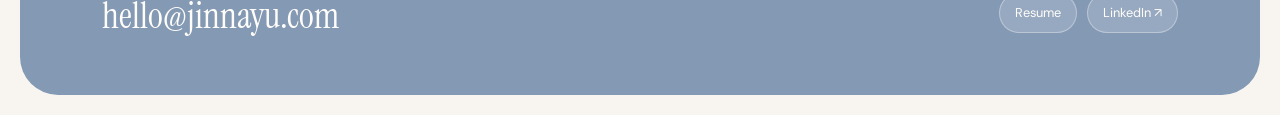
<file: work/eddie-design-system.html>
<!DOCTYPE html>
<html lang="en"><head>
<meta charset="utf-8"/><meta content="width=device-width, initial-scale=1.0" name="viewport"/>
<title>Eddie Design System — Jinna Yu</title>
<link href="../images/favicon-croissant.png" rel="icon" type="image/png"/>
<link href="https://fonts.googleapis.com" rel="preconnect"/><link crossorigin="" href="https://fonts.gstatic.com" rel="preconnect"/>
<link href="https://fonts.googleapis.com/css2?family=DM+Sans:wght@400;500;600&amp;family=IBM+Plex+Mono:wght@400;500&amp;family=Instrument+Serif:ital@0;1&amp;display=swap" rel="stylesheet"/>
<link href="../style.css" rel="stylesheet"/><link href="../compact.css" rel="stylesheet"/><link href="../brand.css" rel="stylesheet"/><link href="../theme-blue.css" rel="stylesheet"/><link href="../portfolio-case.css" rel="stylesheet"/><meta content="Built as the sole designer so one person could keep a growing product consistent." name="description"/></head><body class="case-page portfolio-case-polished"><a class="skip-link" href="#system-top">Skip to case study</a><header class="nav"><a aria-label="Jinna Yu home" class="nav-logo brand-lockup" href="../index.html"><img alt="Jinna Yu" src="../images/jinna-yu-logo.svg"/></a><nav class="nav-links"><a href="../index.html#work">Work</a><a href="../about.html">About</a><a href="../index.html#contact">Contact</a><a class="nav-resume" href="../resume.pdf">Resume ↗</a></nav></header><main><article aria-label="Eddie Design System" class="study-surface">

<div class="wrap">

<div class="hero" id="system-top" tabindex="-1"><p class="eyebrow">03 / Eddie · Design infrastructure</p><h1>Consistency,<br/><em>built to scale.</em></h1><p class="dek">Built as the sole designer so one person could keep a growing product consistent.</p><div class="meta"><div><span>My role</span>Sole / Lead UX/UI Designer</div><div><span>Focus</span>Foundations · components · states · handoff</div><div><span>Deliverable</span>Working Figma libraries &amp; documentation</div></div></div>
<figure class="hero-art case-overlap"><img alt="Eddie Design System cover" src="[data-uri]"/></figure>
<nav aria-label="Eddie Design System sections" class="jump"><a href="#system-context">01 Context</a><a href="#system-process">02 Approach</a><a href="#system-decisions">03 Decisions</a><a href="#system-outcomes">04 Outcome</a><a href="#system-reflection">05 Reflection</a></nav>
<section class="section" id="system-context"><div class="split"><div><p class="eyebrow">01 / The constraint</p><h2>One designer.<br/><em>A growing surface area.</em></h2></div><div class="copy"><p>The product was expanding while interface decisions were drifting. Typography, colors, button treatments, and responsive patterns were being resolved repeatedly across design work.</p><p>As the sole designer, I had to build the system alongside rapid UX delivery. It needed to capture useful rules quickly and remain practical enough to use on the next request—not become a separate documentation project that slowed the team down.</p></div></div><div class="question">How could one designer make the next product decision <em>more consistent—and easier to share?</em></div></section>
<section class="section" id="system-process"><div class="band"><p class="eyebrow">02 / Start with the existing product</p><h2>Audit the drift.<br/><em>Codify the repeatable.</em></h2><div class="steps"><div class="step"><b>Inspect</b><p>Find inconsistent typography, colors, and button styles.</p></div><div class="step"><b>Consolidate</b><p>Identify repeated patterns and gaps in reuse.</p></div><div class="step"><b>Define</b><p>Make behavior, states, and responsive rules explicit.</p></div><div class="step"><b>Apply</b><p>Use the library in active product work and extend it as needed.</p></div></div></div><p class="section-copy">The Figma notes describe an audit of existing design and collaboration with the VP of Design, Art Director, and CTO. That context shaped the library as shared working infrastructure: a reference for design decisions and a clearer handoff to engineering.</p></section>
<section class="section" id="system-decisions"><p class="eyebrow">03 / Foundations to behavior</p><h2>A component is more than<br/><em>its default appearance.</em></h2><div class="decision"><div><p class="eyebrow">Decision 01 / Shared foundations</p><h3>Give repeated choices<br/>a common starting point.</h3><p>The system established typography, color, spacing, and layout guidance. The purpose was to remove avoidable variation while allowing different content and product contexts to work within a recognizable visual language.</p><details><summary>Why this matters for a sole designer</summary><p>Repeated decisions consume attention. A shared starting point lets the designer spend more time on the actual problem—what a user needs to understand and do—while preserving consistency in familiar patterns.</p></details></div><figure class="image-panel"><img alt="Eddie design system foundations board" src="[data-uri]"/><figcaption>Foundations from the working Figma library.</figcaption></figure></div><div class="decision"><div><p class="eyebrow">Decision 02 / Interaction states</p><h3>Document what changes<br/>when someone acts.</h3><p>Button and form specifications cover visual states as well as dimensions and spacing. The broader source file also records hover, selected, and pressed treatments for navigation and controls.</p><details><summary>From component to handoff</summary><p>Explicit state guidance reduces the need for a developer to infer behavior from a static default. It also gives design and engineering a concrete reference when reviewing implementation differences.</p></details></div><figure class="image-panel"><img alt="Eddie button states and form-input specification board" src="[data-uri]"/><figcaption>States and inputs · Making behavior part of the design specification.</figcaption></figure></div><div class="decision"><div><p class="eyebrow">Decision 03 / Responsive patterns</p><h3>Keep the intent.<br/>Adapt the structure.</h3><p>Navigation was documented across desktop, tablet, and mobile, including open menu states. The system treats responsive design as a change in layout and interaction—not simply a smaller desktop canvas.</p></div><figure class="image-panel"><img alt="Desktop tablet and mobile navigation examples from Eddie’s design system" src="[data-uri]"/><figcaption>Responsive navigation · Shared identity, different constraints.</figcaption></figure></div></section>
<section class="section" id="system-outcomes"><div class="results"><p class="eyebrow">04 / The resulting infrastructure</p><h2>Consistency that can<br/><em>survive the next request.</em></h2><div class="results-grid"><div><strong>4</strong><p>Figma libraries recorded in the existing portfolio.</p></div><div><strong>150+</strong><p>Reusable components recorded in the existing portfolio.</p></div></div><p class="caveat">These are scope counts, not a measured productivity result. The available sources do not quantify adoption, engineering time saved, or a reduction in implementation defects.</p></div></section>
<section class="section" id="system-reflection"><p class="eyebrow">05 / Reflection</p><p class="reflection">The value of a system is in the decisions it helps people <em>make consistently.</em></p><div class="split copy"><p>Building alongside live product work keeps the library grounded in real needs. The strongest patterns are the ones that remove repeated effort without hiding important differences between use cases.</p><p>The next step I would prioritize is a clearer contribution and review process: when a pattern becomes shared, who approves changes, and how implementation feedback returns to the library.</p></div></section>
<nav aria-label="Next case study" class="next"><a href="#system-top">↑ Back to top</a><a href="eddie-email.html"><span class="eyebrow">Next case study</span><br/><b>Email Flow ↗</b></a></nav>

</div>
</article></main><footer><section aria-label="Contact" class="contact contact-opportunities" id="contact">
<div class="contact-copy">
<p class="eyebrow">Open to new opportunities</p>
<h2><a class="contact-email" href="mailto:hello@jinnayu.com">hello@jinnayu.com</a></h2>
</div>
<div class="contact-links">
<a href="../resume.pdf" rel="noopener" target="_blank">Resume</a>
<a href="https://www.linkedin.com/in/ejinnayu/" rel="noopener" target="_blank">LinkedIn ↗</a>
</div>
</section></footer><script src="../script.js"></script></body></html>
</file>
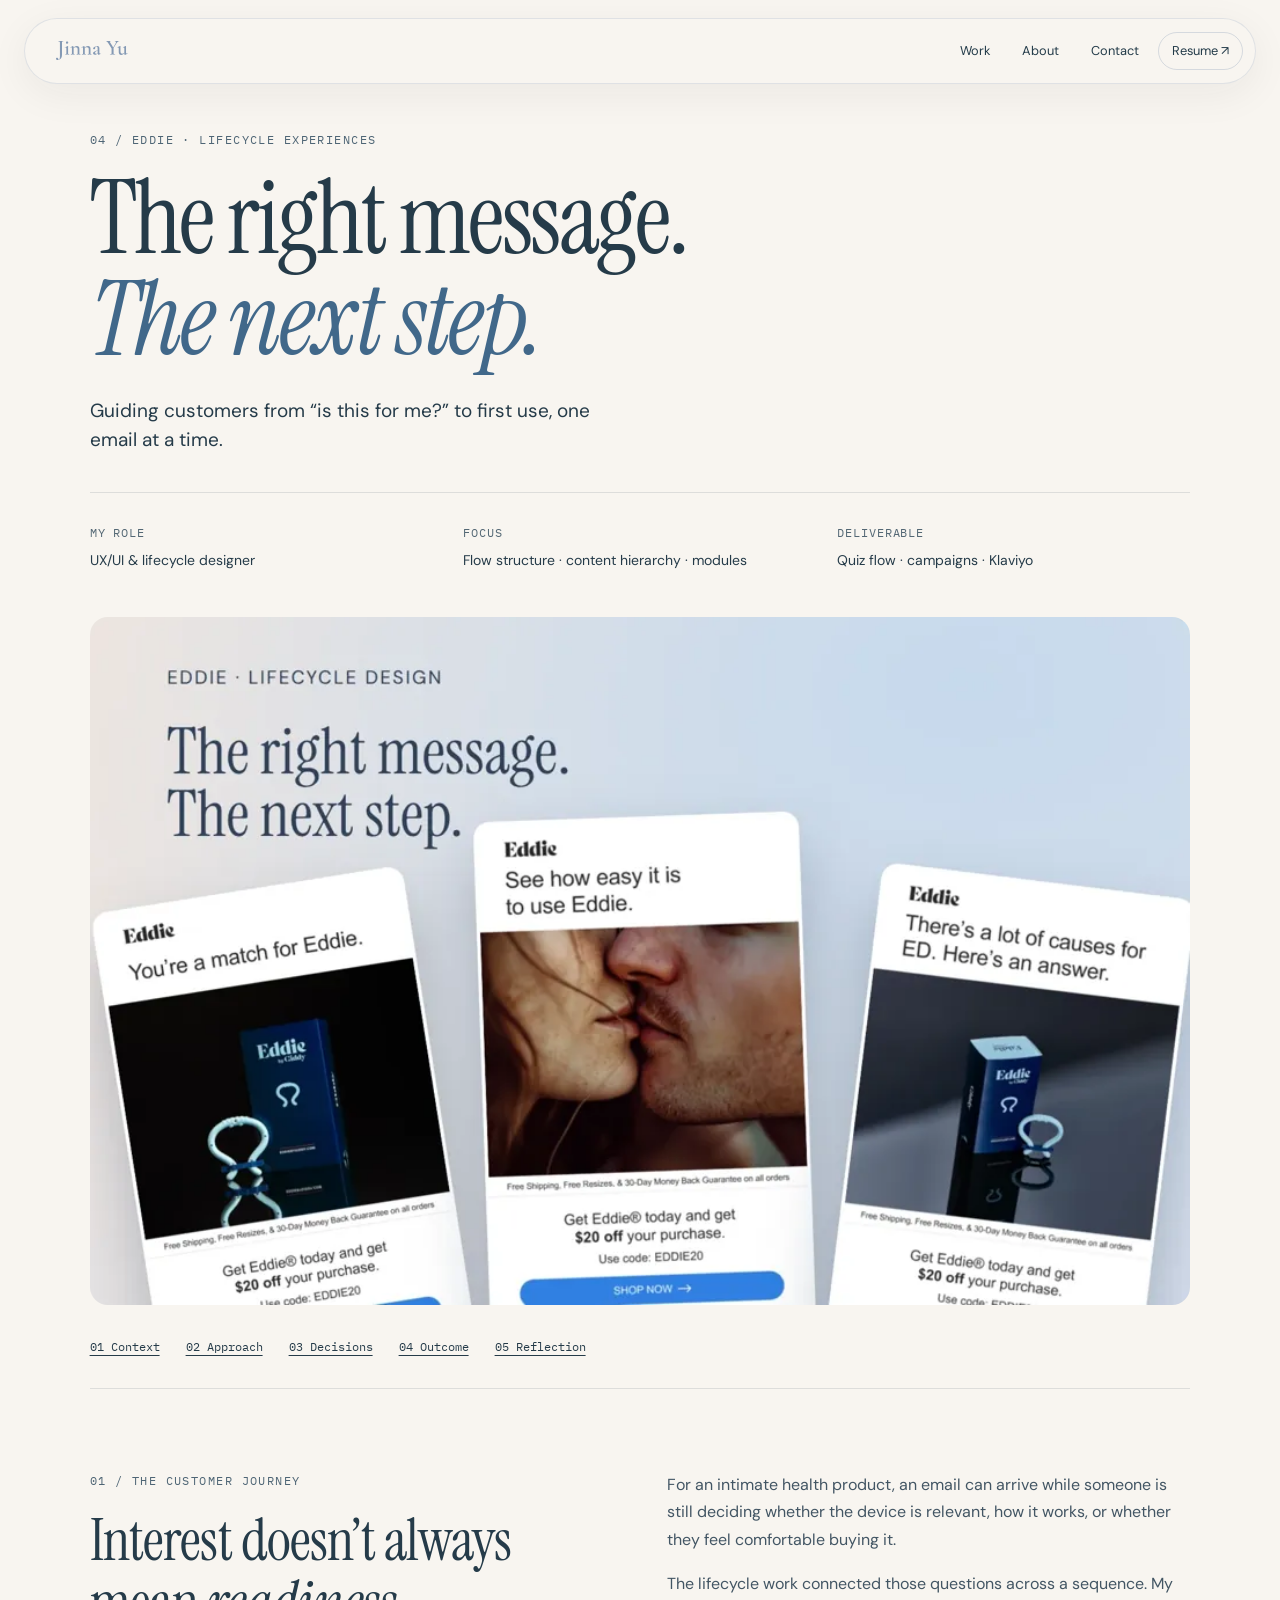
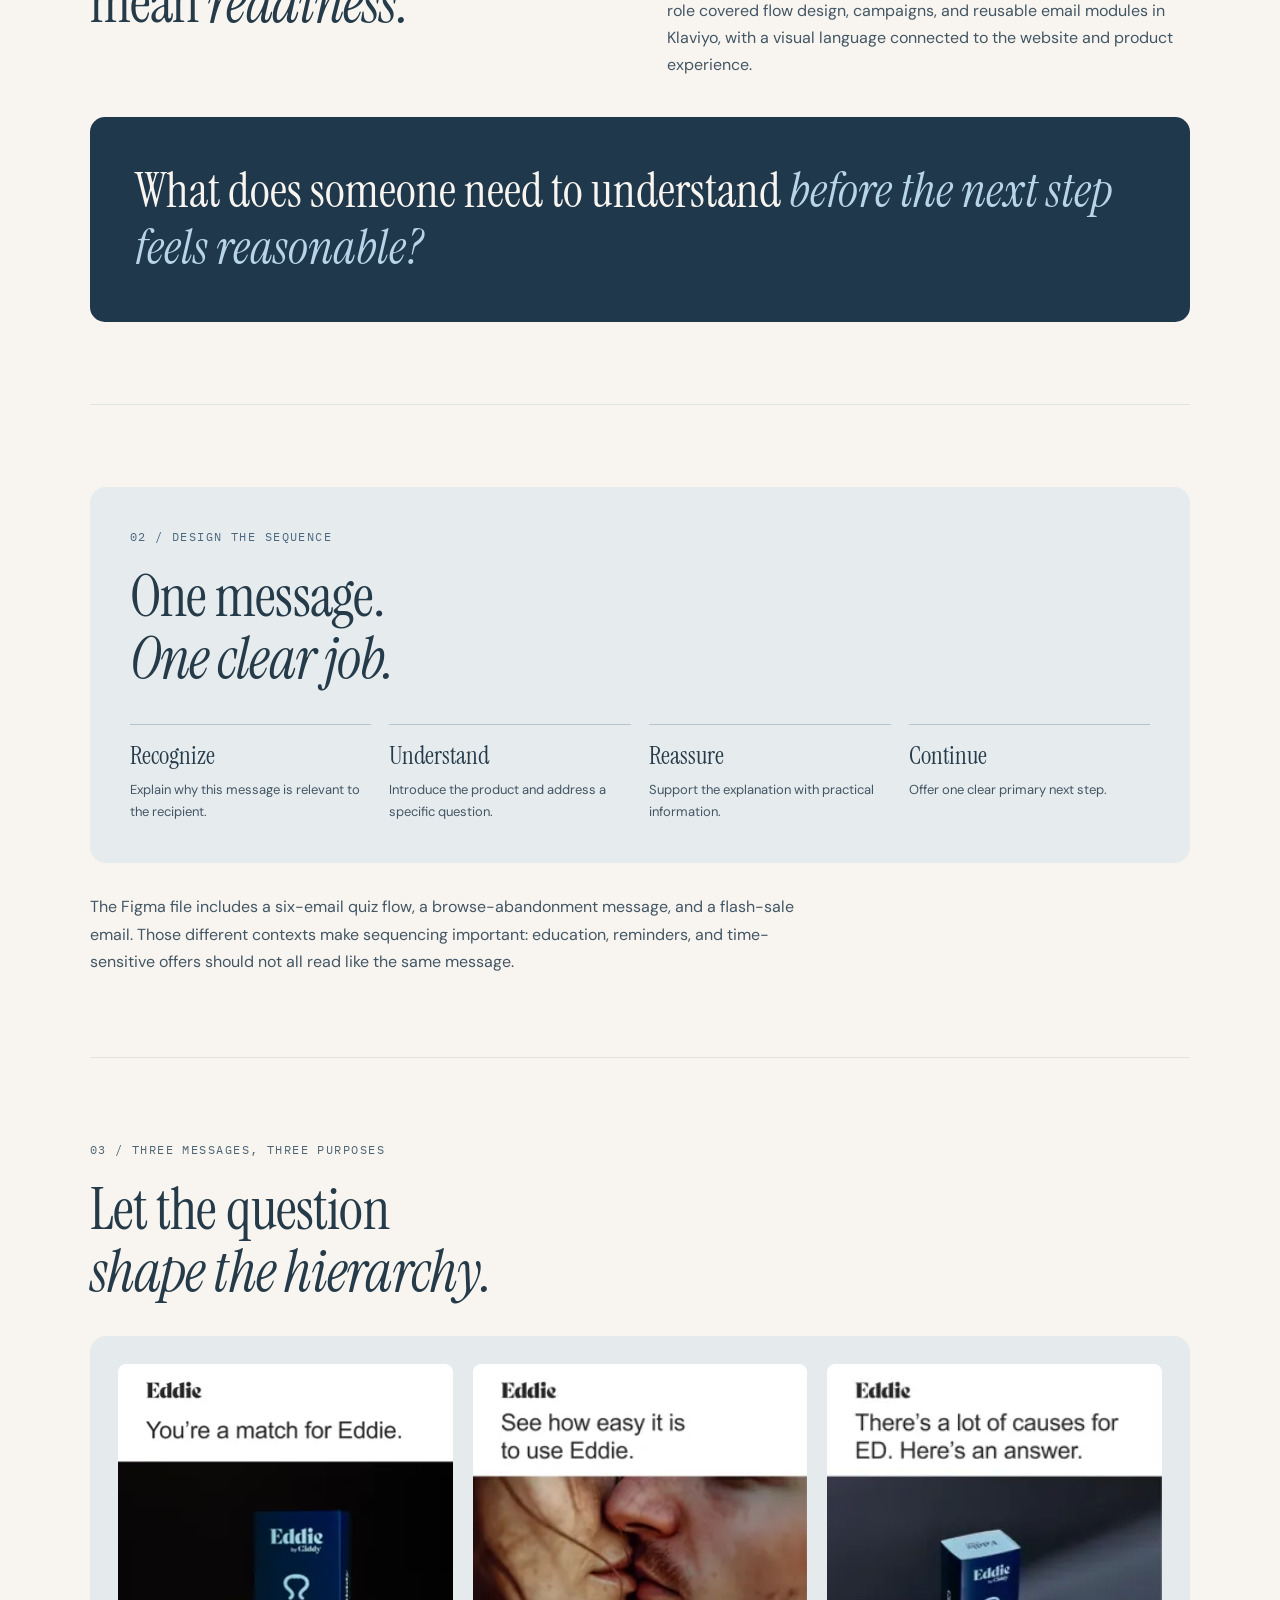
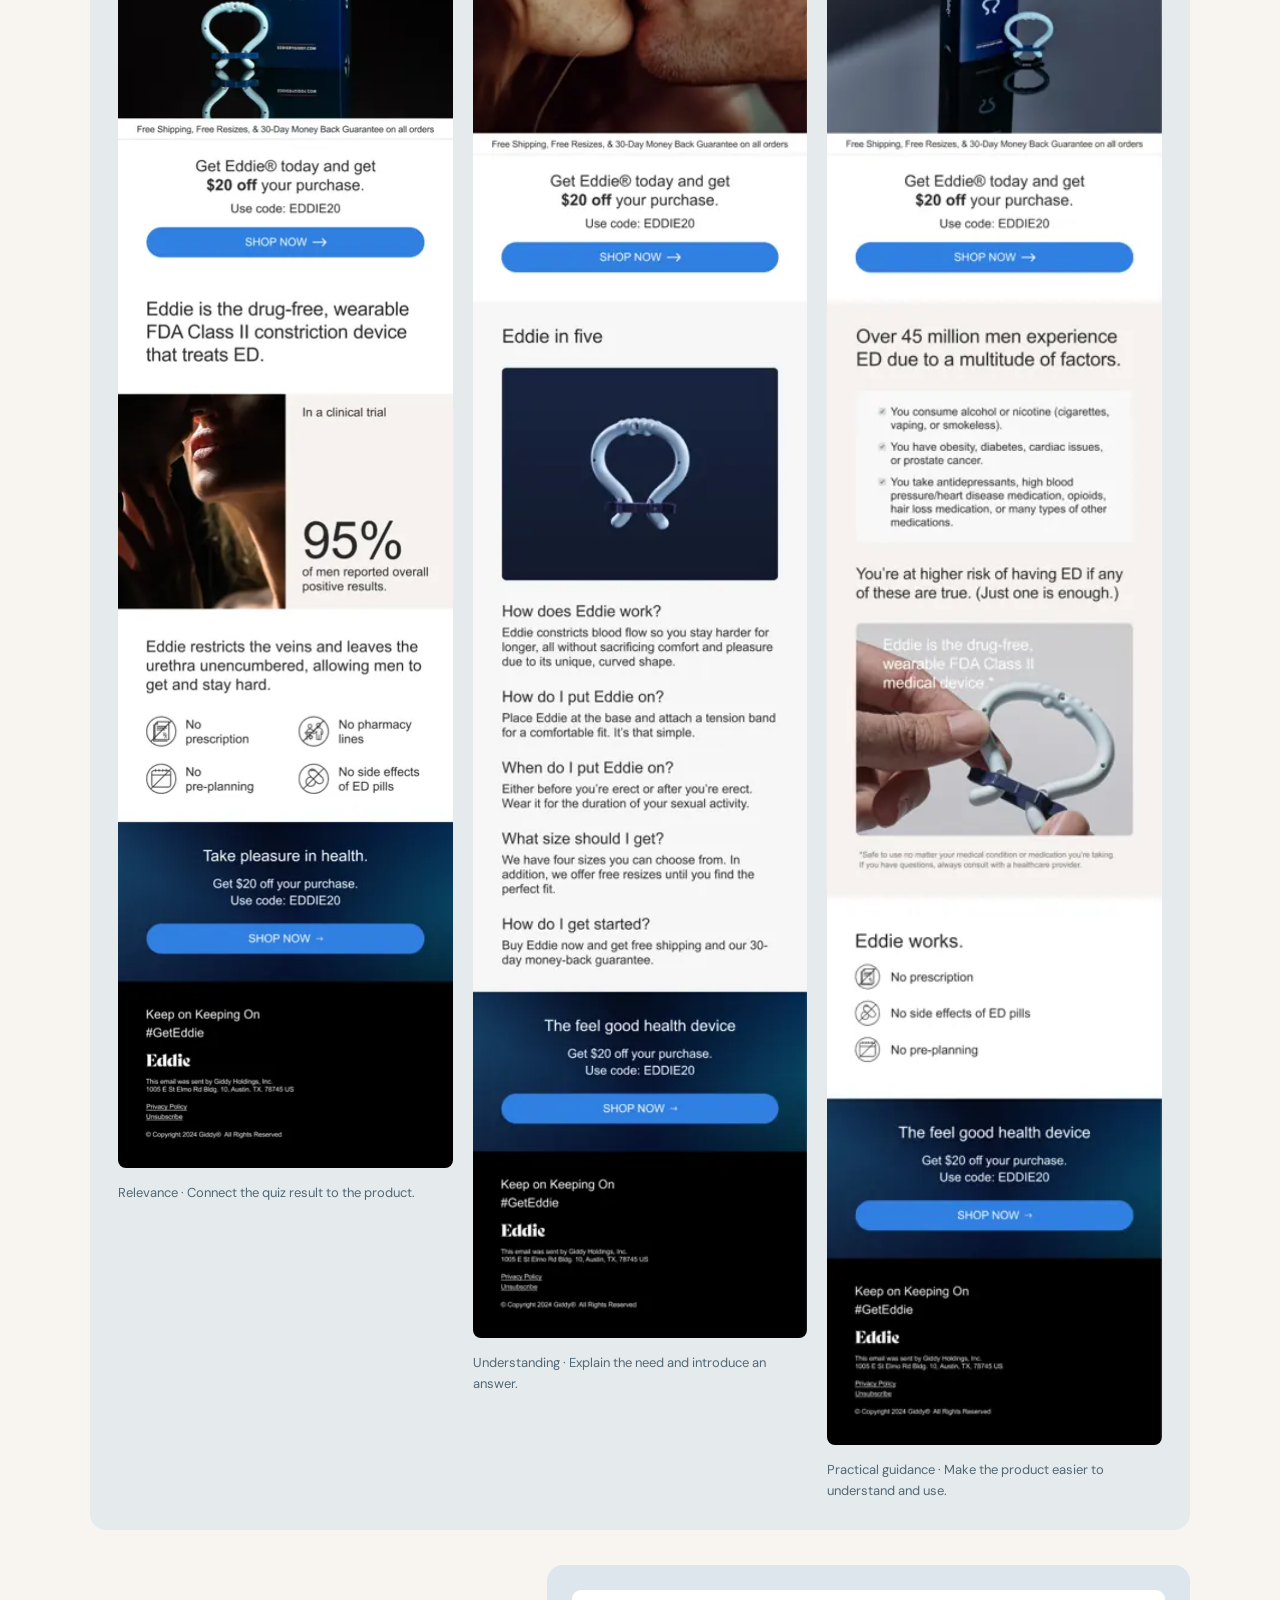
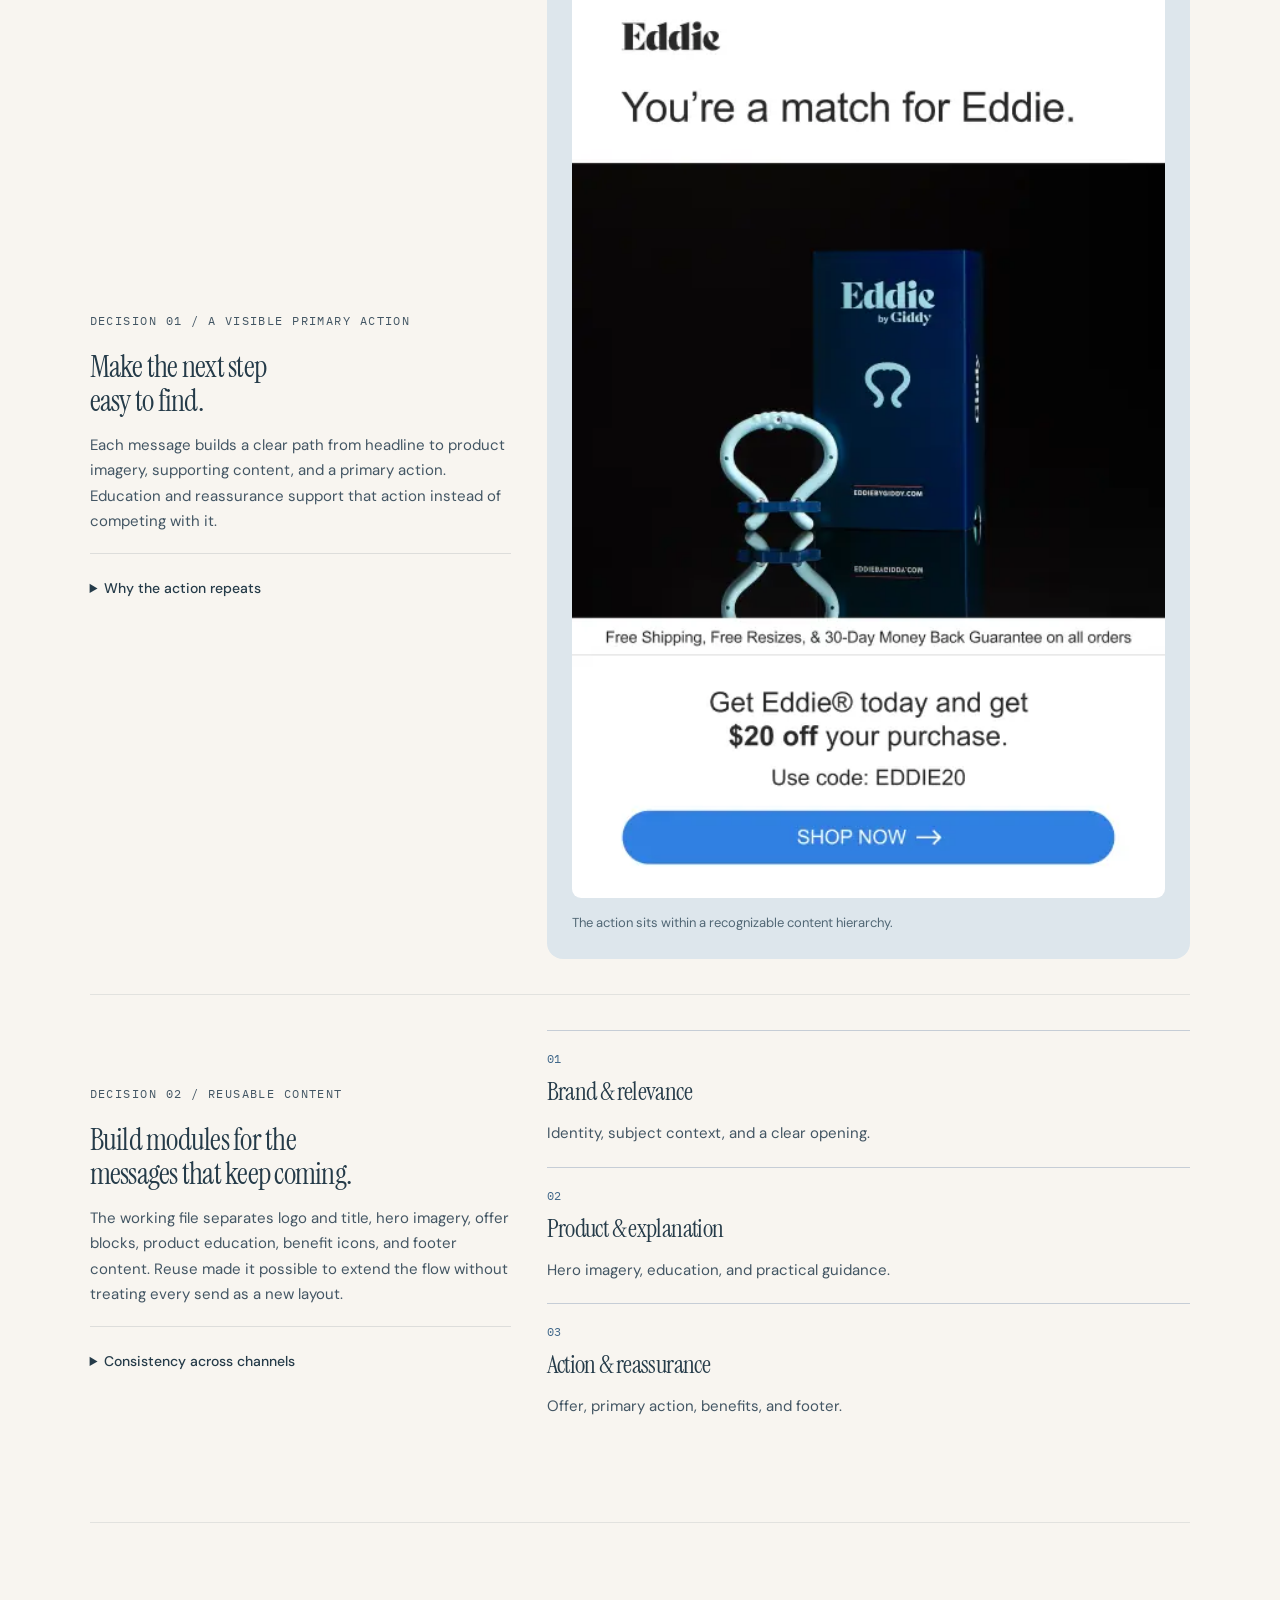
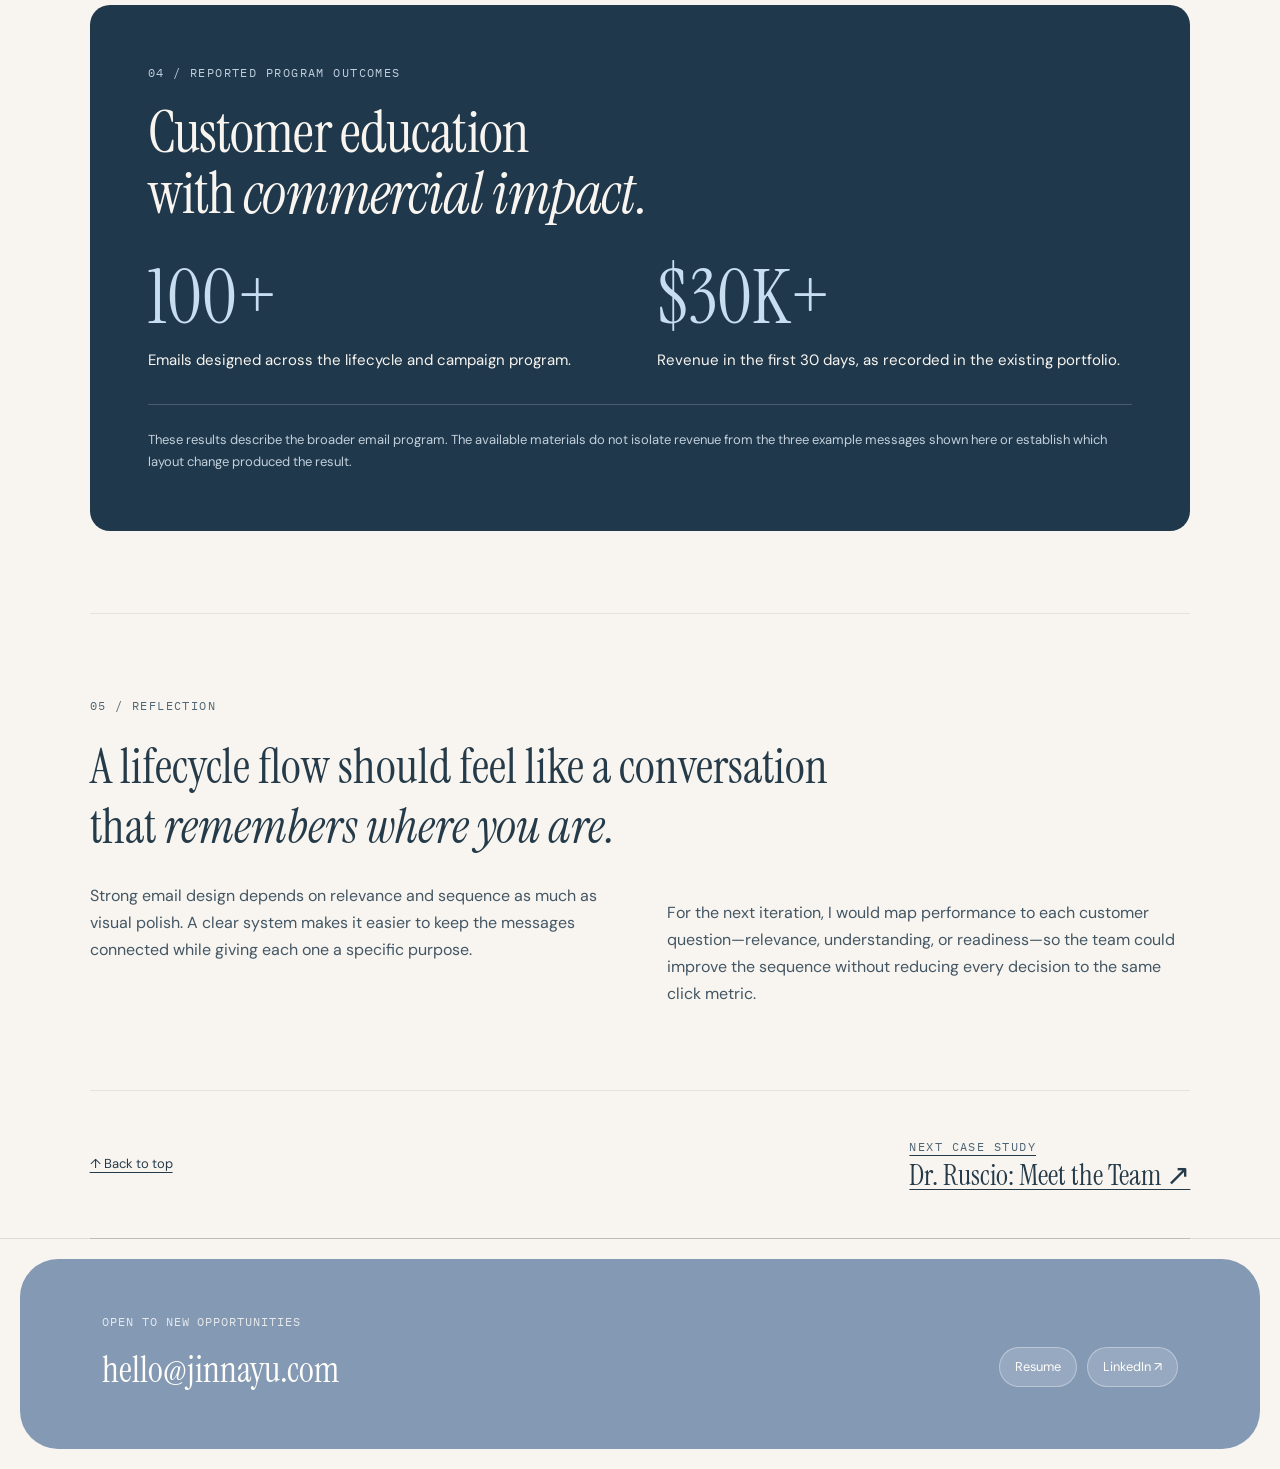
<file: work/eddie-email.html>
<!DOCTYPE html>
<html lang="en"><head>
<meta charset="utf-8"/><meta content="width=device-width, initial-scale=1.0" name="viewport"/>
<title>Email Flow — Jinna Yu</title>
<link href="../images/favicon-croissant.png" rel="icon" type="image/png"/>
<link href="https://fonts.googleapis.com" rel="preconnect"/><link crossorigin="" href="https://fonts.gstatic.com" rel="preconnect"/>
<link href="https://fonts.googleapis.com/css2?family=DM+Sans:wght@400;500;600&amp;family=IBM+Plex+Mono:wght@400;500&amp;family=Instrument+Serif:ital@0;1&amp;display=swap" rel="stylesheet"/>
<link href="../style.css" rel="stylesheet"/><link href="../compact.css" rel="stylesheet"/><link href="../brand.css" rel="stylesheet"/><link href="../theme-blue.css" rel="stylesheet"/><link href="../portfolio-case.css" rel="stylesheet"/><meta content="Guiding customers from “is this for me?” to first use, one email at a time." name="description"/></head><body class="case-page portfolio-case-polished"><a class="skip-link" href="#email-top">Skip to case study</a><header class="nav"><a aria-label="Jinna Yu home" class="nav-logo brand-lockup" href="../index.html"><img alt="Jinna Yu" src="../images/jinna-yu-logo.svg"/></a><nav class="nav-links"><a href="../index.html#work">Work</a><a href="../about.html">About</a><a href="../index.html#contact">Contact</a><a class="nav-resume" href="../resume.pdf">Resume ↗</a></nav></header><main><article aria-label="Email Flow" class="study-surface">

<div class="wrap">

<div class="hero" id="email-top" tabindex="-1"><p class="eyebrow">04 / Eddie · Lifecycle experiences</p><h1>The right message.<br/><em>The next step.</em></h1><p class="dek">Guiding customers from “is this for me?” to first use, one email at a time.</p><div class="meta"><div><span>My role</span>UX/UI &amp; lifecycle designer</div><div><span>Focus</span>Flow structure · content hierarchy · modules</div><div><span>Deliverable</span>Quiz flow · campaigns · Klaviyo</div></div></div>
<figure class="hero-art case-overlap"><img alt="Email Flow cover" src="[data-uri]"/></figure>
<nav aria-label="Email Flow sections" class="jump"><a href="#email-context">01 Context</a><a href="#email-process">02 Approach</a><a href="#email-decisions">03 Decisions</a><a href="#email-outcomes">04 Outcome</a><a href="#email-reflection">05 Reflection</a></nav>
<section class="section" id="email-context"><div class="split"><div><p class="eyebrow">01 / The customer journey</p><h2>Interest doesn’t always<br/>mean <em>readiness.</em></h2></div><div class="copy"><p>For an intimate health product, an email can arrive while someone is still deciding whether the device is relevant, how it works, or whether they feel comfortable buying it.</p><p>The lifecycle work connected those questions across a sequence. My role covered flow design, campaigns, and reusable email modules in Klaviyo, with a visual language connected to the website and product experience.</p></div></div><div class="question">What does someone need to understand <em>before the next step feels reasonable?</em></div></section>
<section class="section" id="email-process"><div class="band"><p class="eyebrow">02 / Design the sequence</p><h2>One message.<br/><em>One clear job.</em></h2><div class="steps"><div class="step"><b>Recognize</b><p>Explain why this message is relevant to the recipient.</p></div><div class="step"><b>Understand</b><p>Introduce the product and address a specific question.</p></div><div class="step"><b>Reassure</b><p>Support the explanation with practical information.</p></div><div class="step"><b>Continue</b><p>Offer one clear primary next step.</p></div></div></div><p class="section-copy">The Figma file includes a six-email quiz flow, a browse-abandonment message, and a flash-sale email. Those different contexts make sequencing important: education, reminders, and time-sensitive offers should not all read like the same message.</p></section>
<section class="section" id="email-decisions"><p class="eyebrow">03 / Three messages, three purposes</p><h2>Let the question<br/><em>shape the hierarchy.</em></h2><div class="email-trio"><figure><img alt="Eddie quiz email: You’re a match for Eddie" src="[data-uri]"/><figcaption>Relevance · Connect the quiz result to the product.</figcaption></figure><figure><img alt="Eddie educational email about possible causes of ED" src="[data-uri]"/><figcaption>Understanding · Explain the need and introduce an answer.</figcaption></figure><figure><img alt="Eddie how-to email explaining when and how to use the product" src="[data-uri]"/><figcaption>Practical guidance · Make the product easier to understand and use.</figcaption></figure></div><div class="decision"><div><p class="eyebrow">Decision 01 / A visible primary action</p><h3>Make the next step<br/>easy to find.</h3><p>Each message builds a clear path from headline to product imagery, supporting content, and a primary action. Education and reassurance support that action instead of competing with it.</p><details><summary>Why the action repeats</summary><p>The example emails repeat the shopping action after longer educational content. This provides another entry point once a reader has reached the information that helps them decide, without introducing a different competing task.</p></details></div><figure class="image-panel"><img alt="Email section with product introduction, offer and primary shopping action" src="[data-uri]"/><figcaption>The action sits within a recognizable content hierarchy.</figcaption></figure></div><div class="decision"><div><p class="eyebrow">Decision 02 / Reusable content</p><h3>Build modules for the<br/>messages that keep coming.</h3><p>The working file separates logo and title, hero imagery, offer blocks, product education, benefit icons, and footer content. Reuse made it possible to extend the flow without treating every send as a new layout.</p><details><summary>Consistency across channels</summary><p>The same product imagery and brand language connect the inbox to the website. That continuity supports the transition from reading an email to evaluating the product on a landing page.</p></details></div><div class="module-list"><div><span>01</span><h3>Brand &amp; relevance</h3><p>Identity, subject context, and a clear opening.</p></div><div><span>02</span><h3>Product &amp; explanation</h3><p>Hero imagery, education, and practical guidance.</p></div><div><span>03</span><h3>Action &amp; reassurance</h3><p>Offer, primary action, benefits, and footer.</p></div></div></div></section>
<section class="section" id="email-outcomes"><div class="results"><p class="eyebrow">04 / Reported program outcomes</p><h2>Customer education<br/>with <em>commercial impact.</em></h2><div class="results-grid"><div><strong>100+</strong><p>Emails designed across the lifecycle and campaign program.</p></div><div><strong>$30K+</strong><p>Revenue in the first 30 days, as recorded in the existing portfolio.</p></div></div><p class="caveat">These results describe the broader email program. The available materials do not isolate revenue from the three example messages shown here or establish which layout change produced the result.</p></div></section>
<section class="section" id="email-reflection"><p class="eyebrow">05 / Reflection</p><p class="reflection">A lifecycle flow should feel like a conversation that <em>remembers where you are.</em></p><div class="split copy"><p>Strong email design depends on relevance and sequence as much as visual polish. A clear system makes it easier to keep the messages connected while giving each one a specific purpose.</p><p>For the next iteration, I would map performance to each customer question—relevance, understanding, or readiness—so the team could improve the sequence without reducing every decision to the same click metric.</p></div></section>
<nav aria-label="Next case study" class="next"><a href="#email-top">↑ Back to top</a><a href="ruscio.html"><span class="eyebrow">Next case study</span><br/><b>Dr. Ruscio: Meet the Team ↗</b></a></nav>

</div>
</article></main><footer><section aria-label="Contact" class="contact contact-opportunities" id="contact">
<div class="contact-copy">
<p class="eyebrow">Open to new opportunities</p>
<h2><a class="contact-email" href="mailto:hello@jinnayu.com">hello@jinnayu.com</a></h2>
</div>
<div class="contact-links">
<a href="../resume.pdf" rel="noopener" target="_blank">Resume</a>
<a href="https://www.linkedin.com/in/ejinnayu/" rel="noopener" target="_blank">LinkedIn ↗</a>
</div>
</section></footer><script src="../script.js"></script></body></html>
</file>
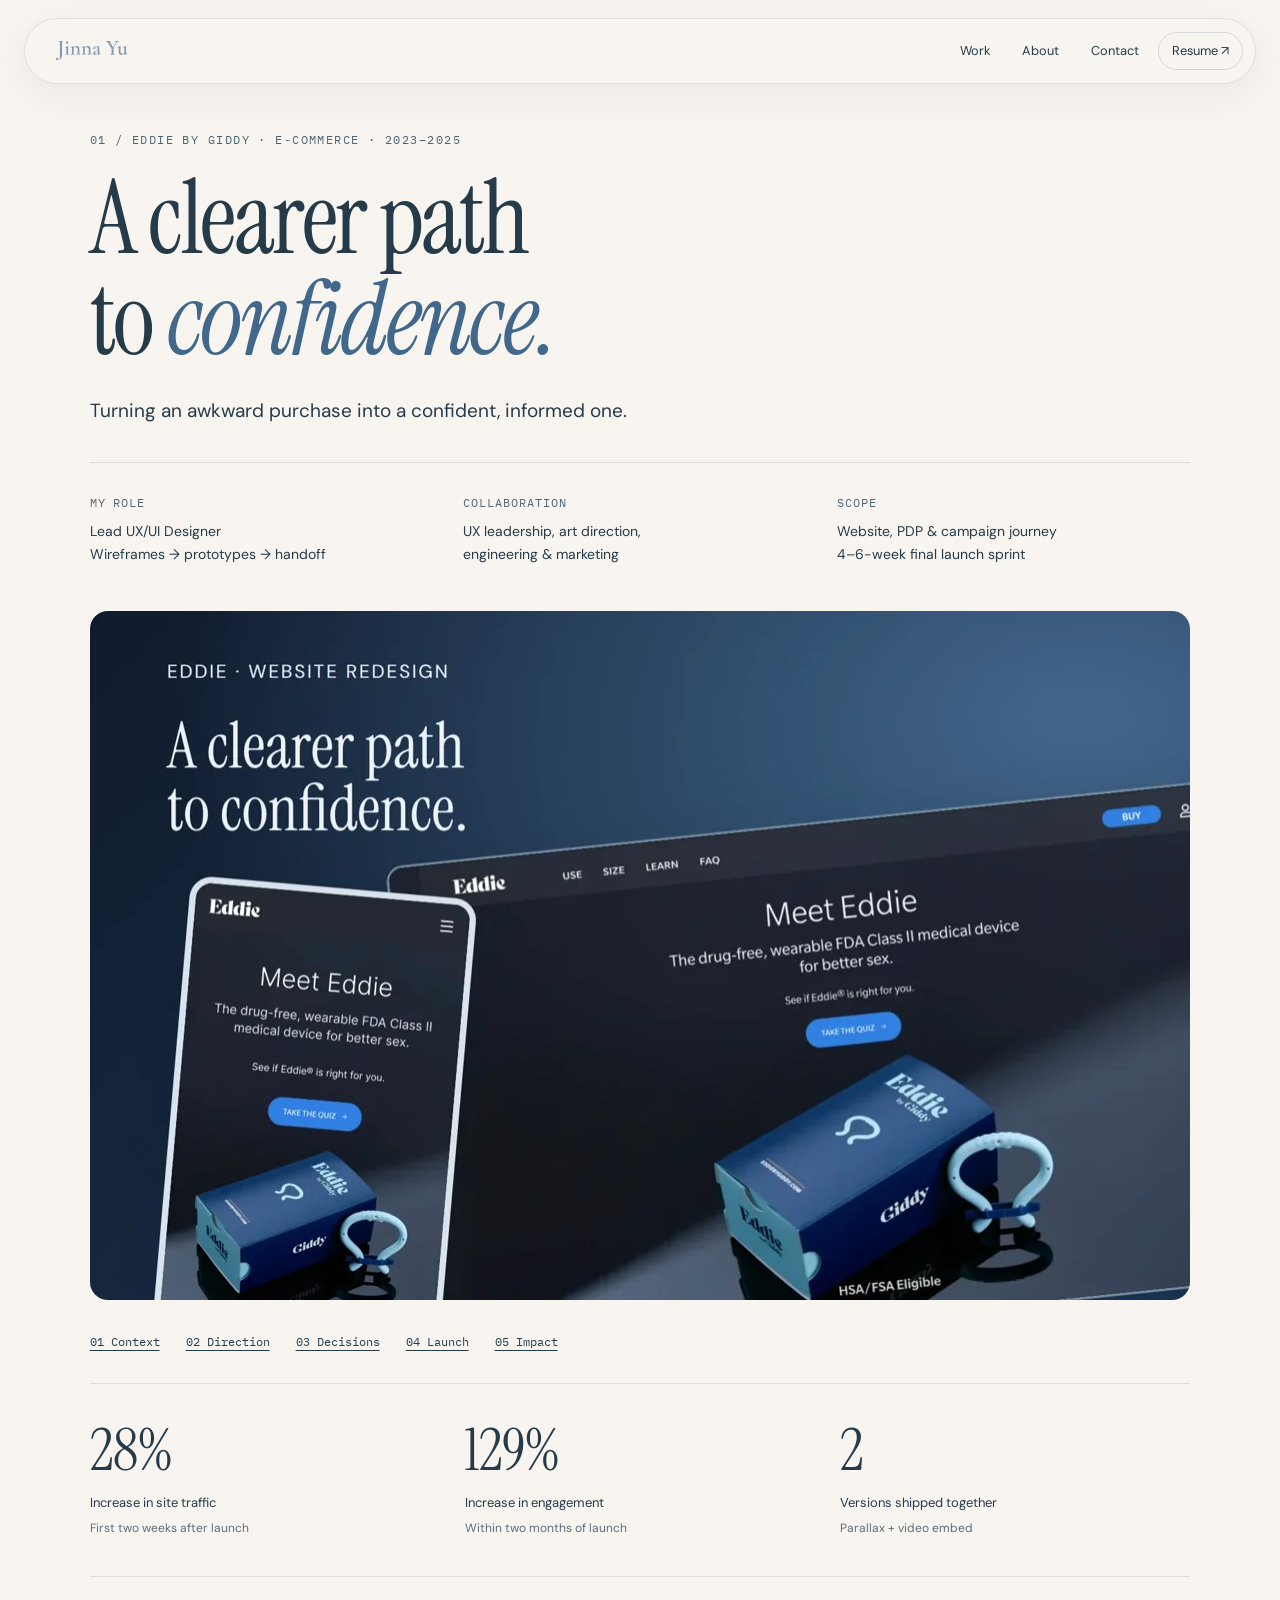
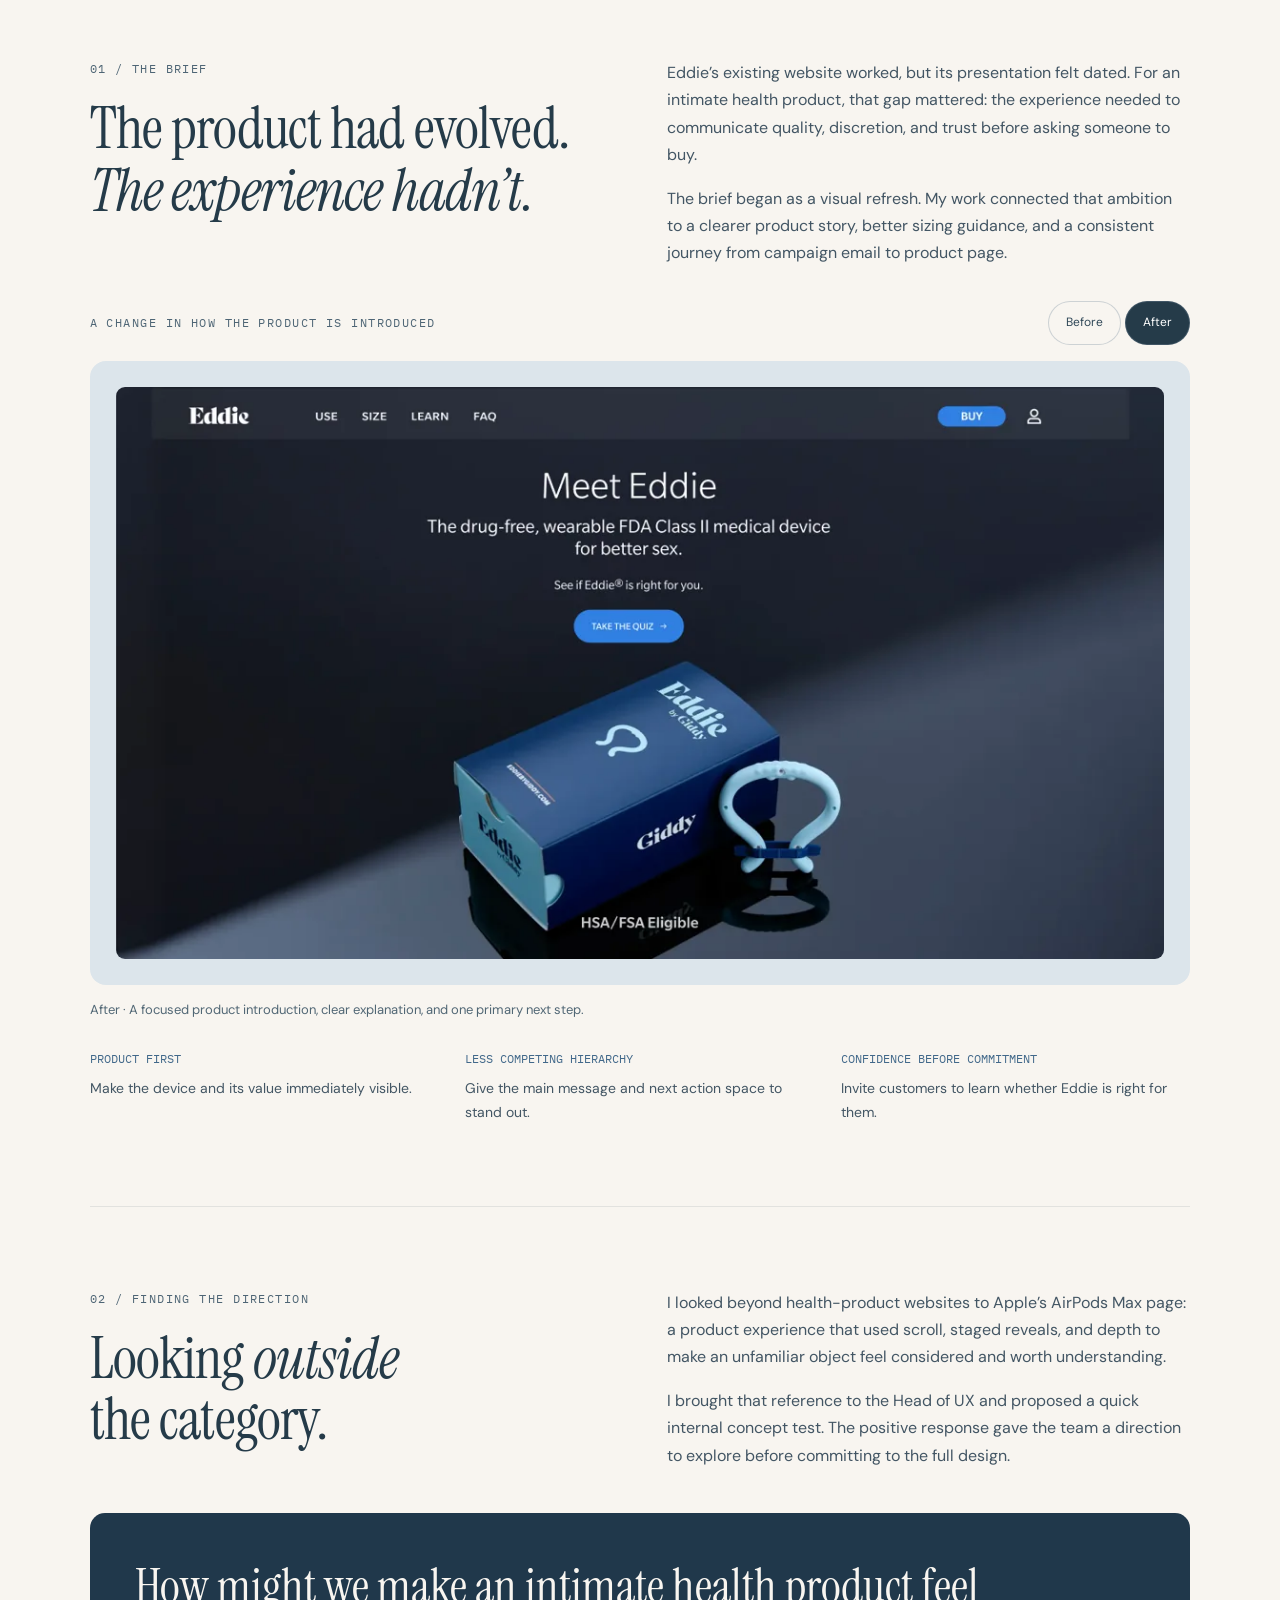
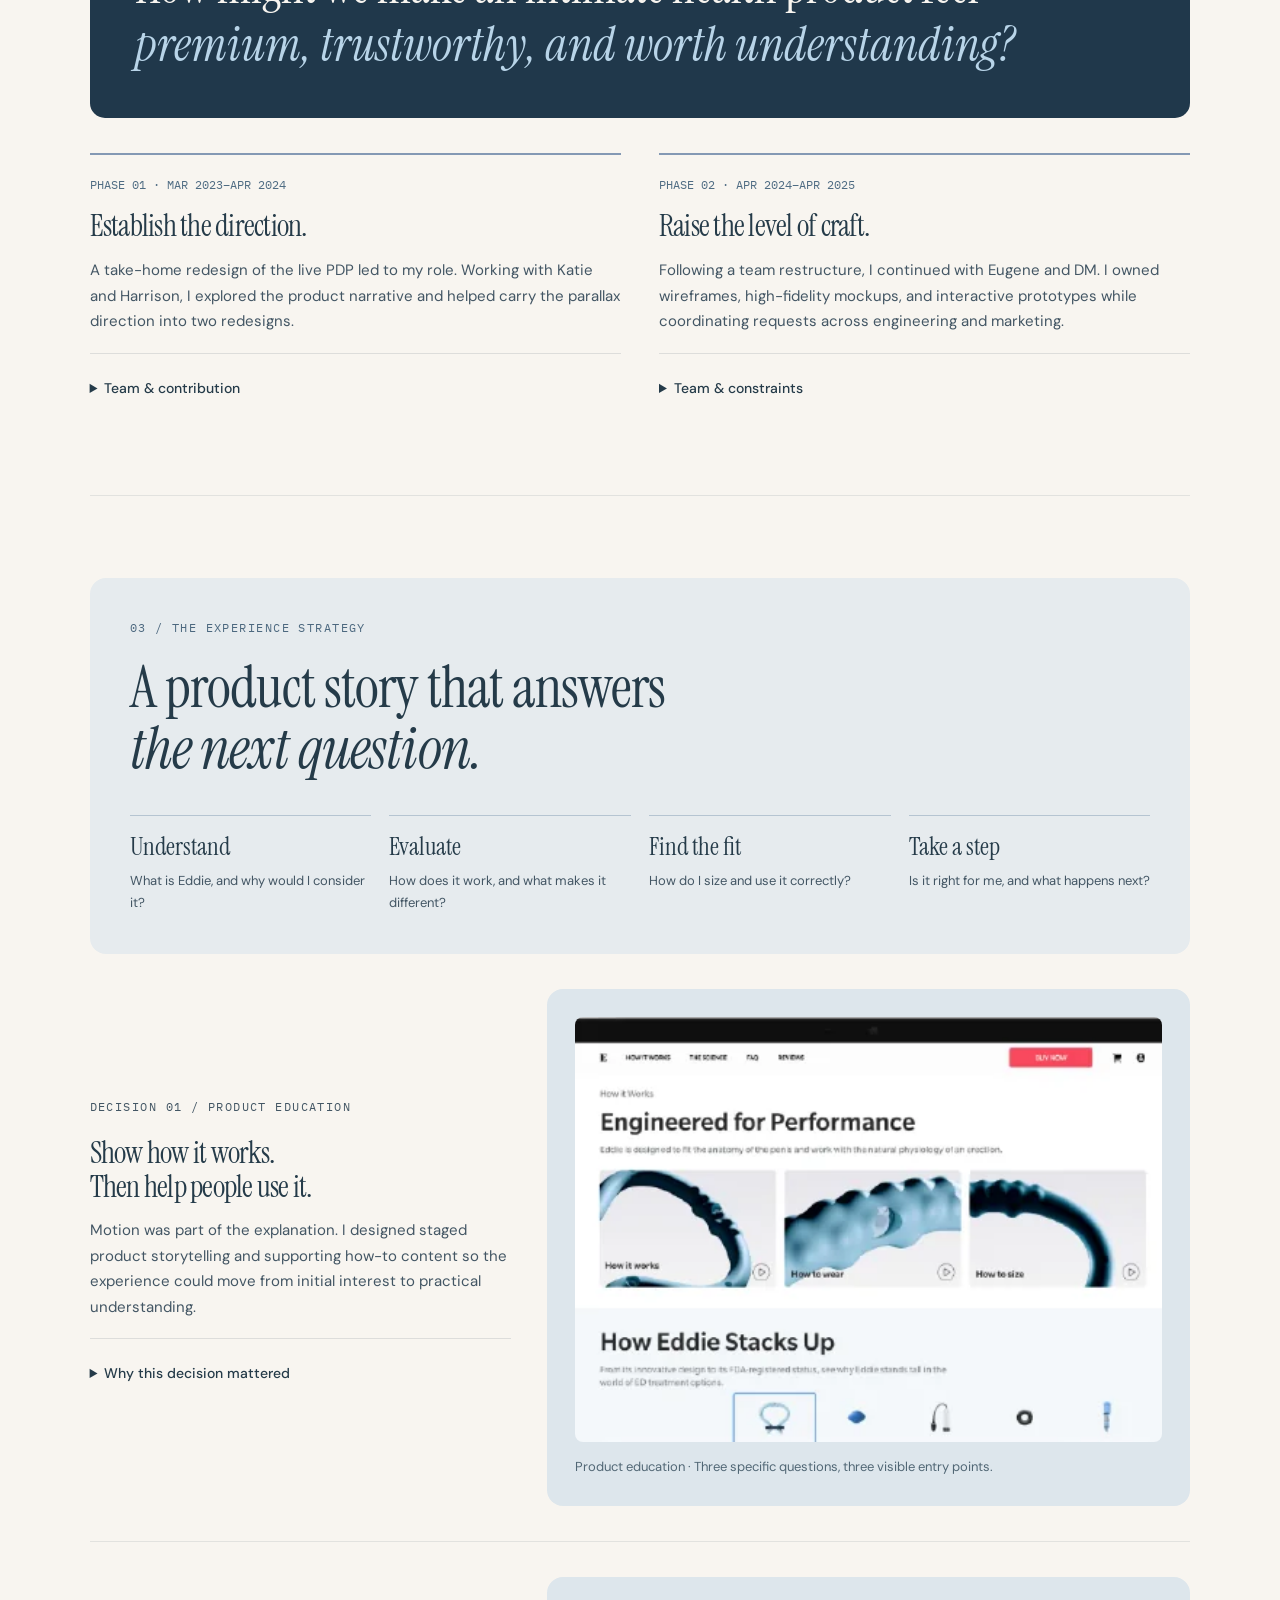
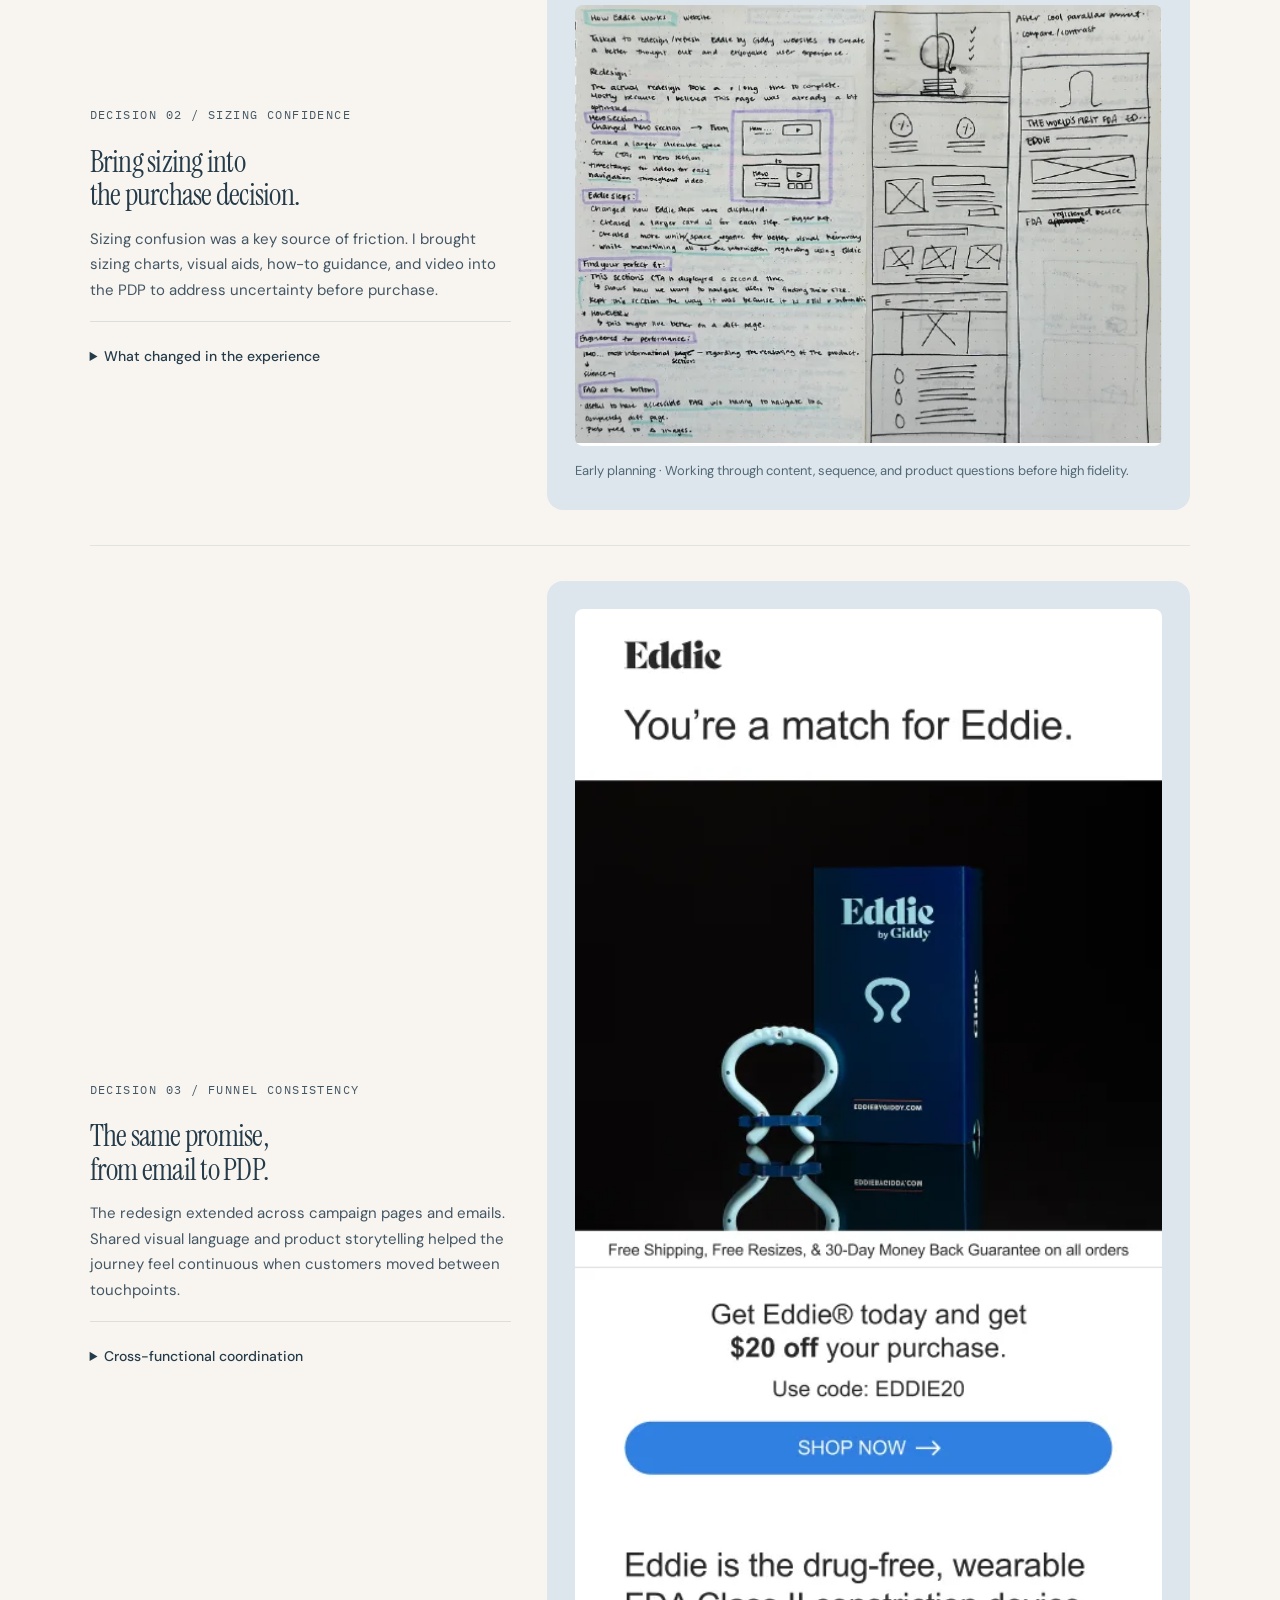
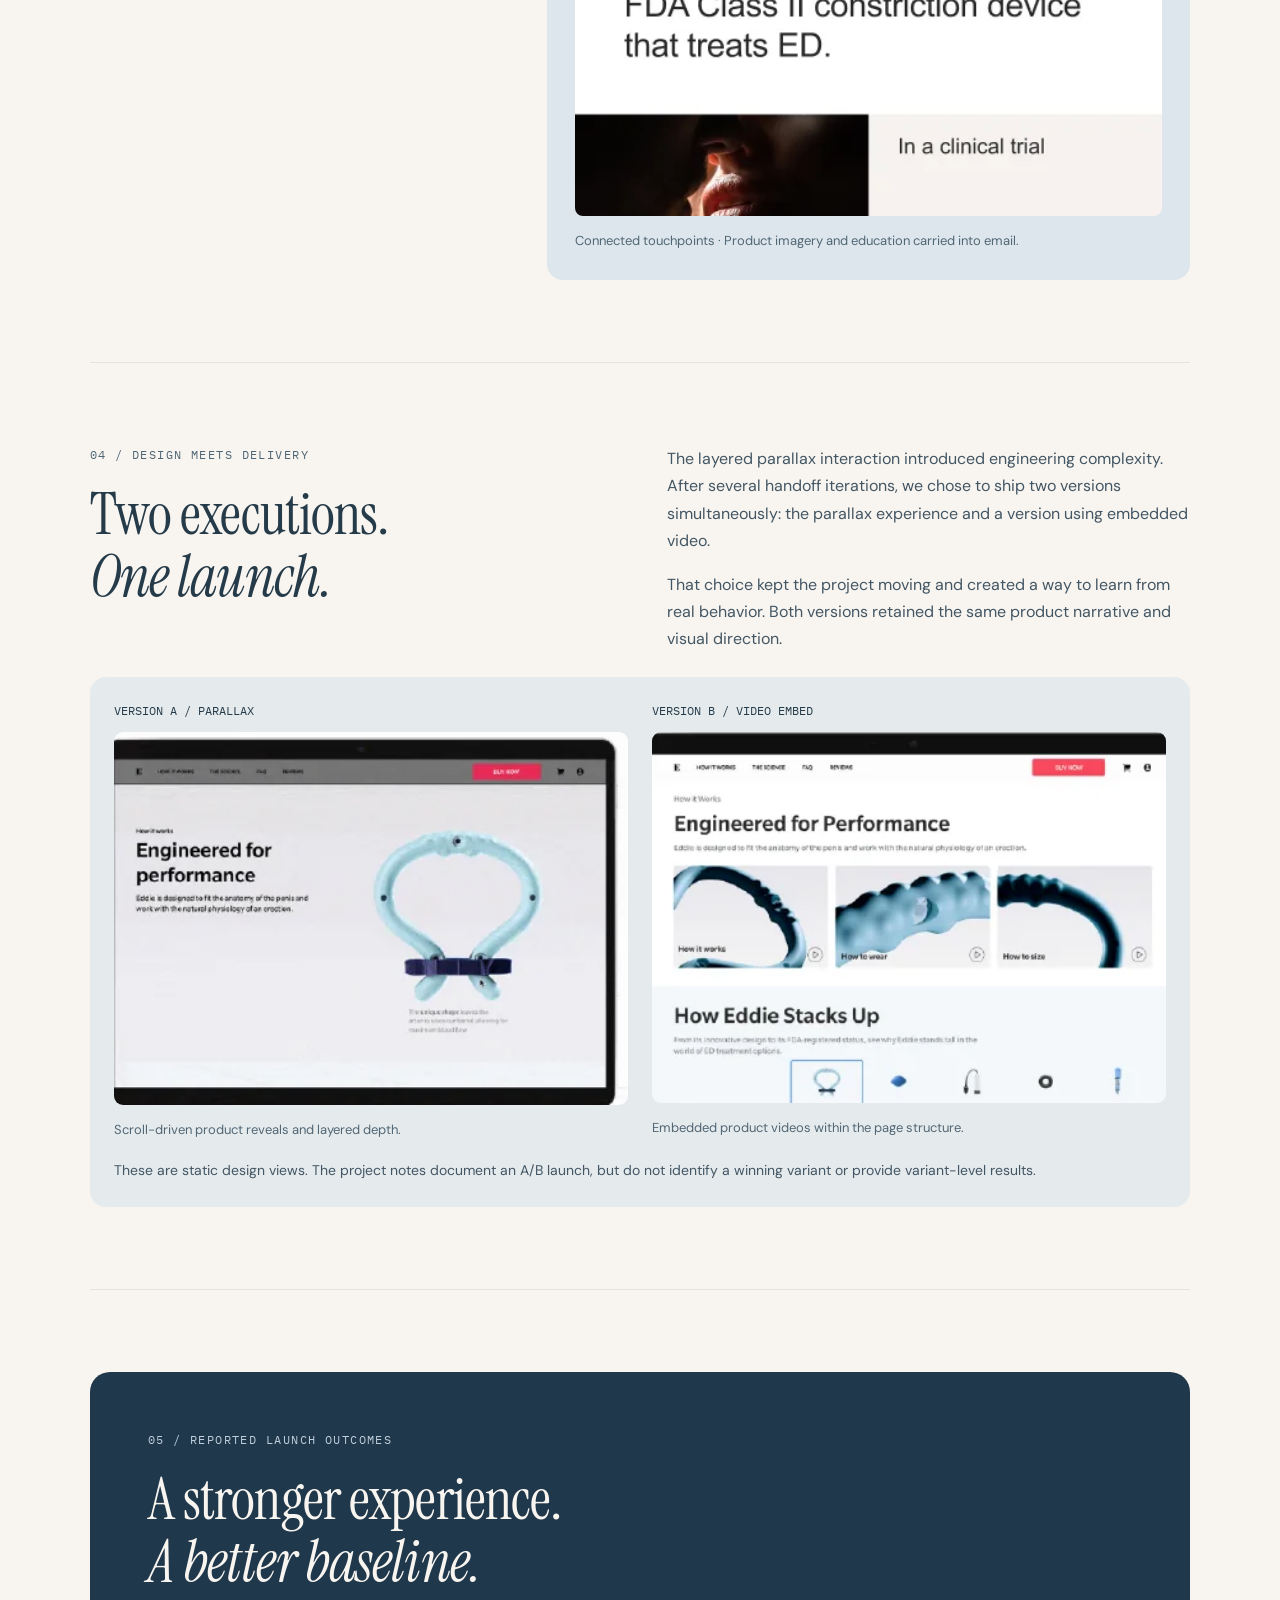
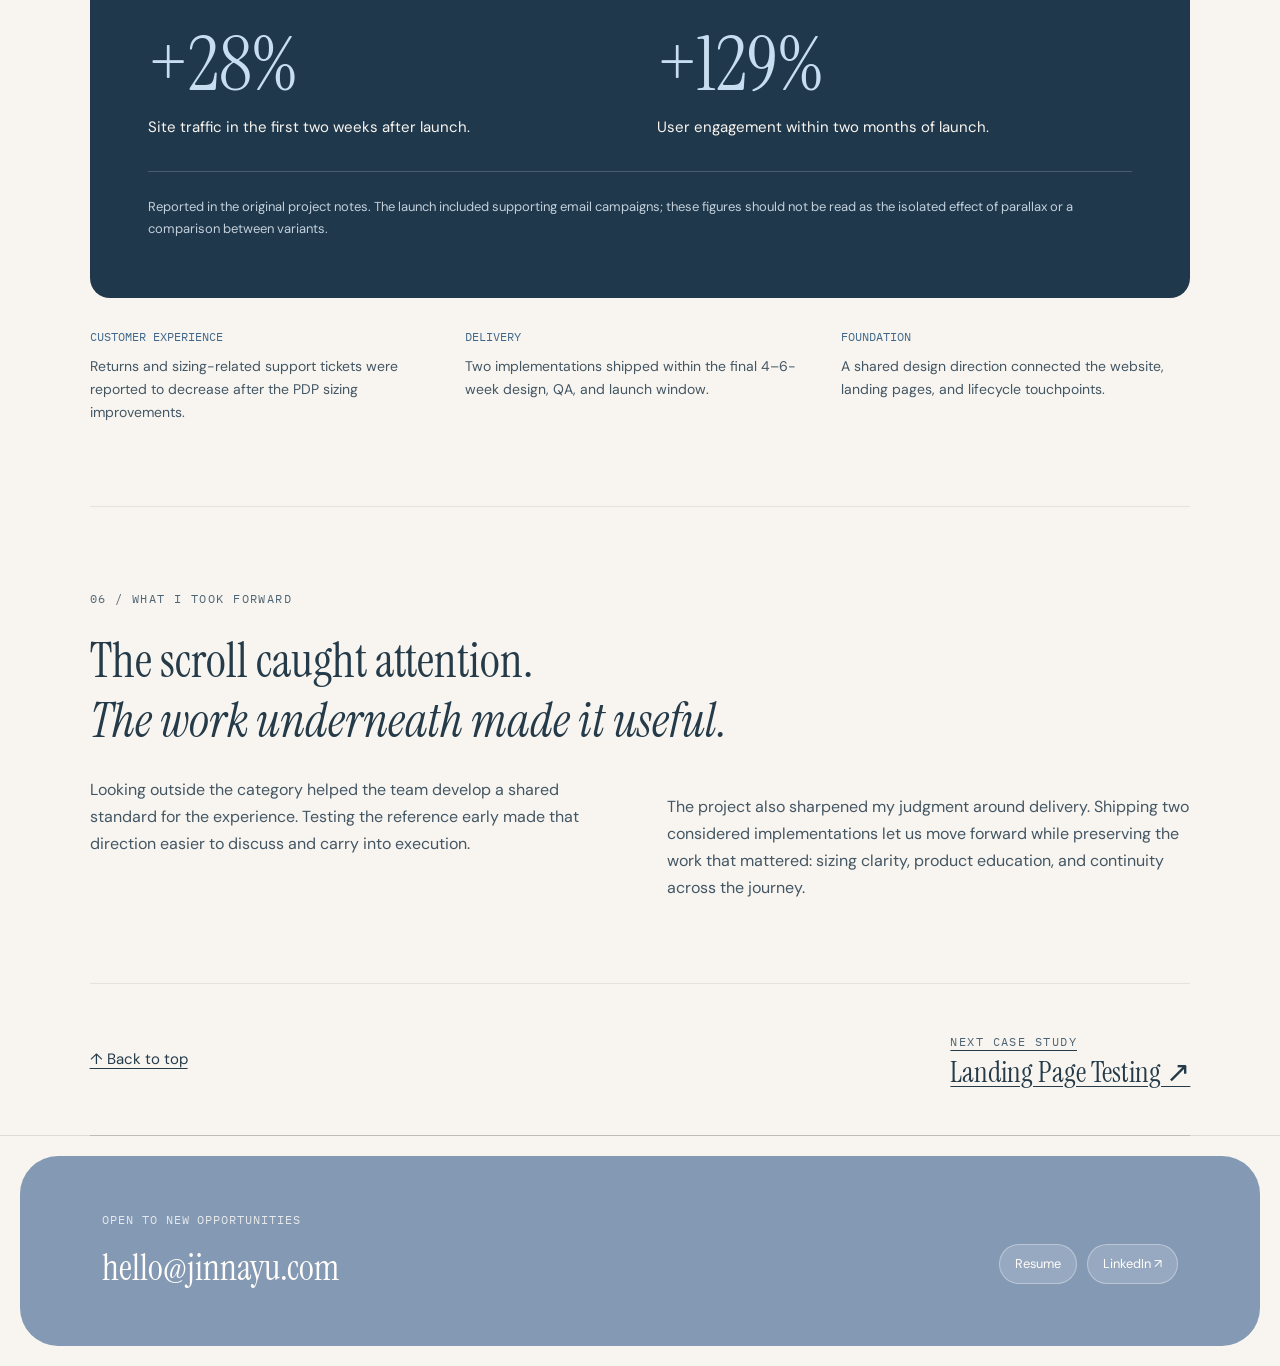
<file: work/eddie-redesign.html>
<!DOCTYPE html>

<html lang="en"><head>
<meta charset="utf-8"/><meta content="width=device-width, initial-scale=1.0" name="viewport"/>
<title>Eddie by Giddy — Website Redesign — Jinna Yu</title>
<link href="../images/favicon-croissant.png" rel="icon" type="image/png"/>
<link href="https://fonts.googleapis.com" rel="preconnect"/><link crossorigin="" href="https://fonts.gstatic.com" rel="preconnect"/>
<link href="https://fonts.googleapis.com/css2?family=DM+Sans:wght@400;500;600&amp;family=IBM+Plex+Mono:wght@400;500&amp;family=Instrument+Serif:ital@0;1&amp;display=swap" rel="stylesheet"/>
<link href="../style.css" rel="stylesheet"/><link href="../compact.css" rel="stylesheet"/><link href="../brand.css" rel="stylesheet"/><link href="../theme-blue.css" rel="stylesheet"/><link href="../eddie-case.css" rel="stylesheet"/><meta content="Eddie website redesign: product storytelling, sizing clarity, responsive design and a pragmatic two-version launch led by Jinna Yu." name="description"/></head>
<body class="case-page eddie-redesign-polished"><a class="skip-link" href="#ec-top">Skip to case study</a><header class="nav"><a aria-label="Jinna Yu home" class="nav-logo brand-lockup" href="../index.html"><img alt="Jinna Yu" src="../images/jinna-yu-logo.svg"/></a><nav class="nav-links"><a href="../index.html#work">Work</a><a href="../about.html">About</a><a href="../index.html#contact">Contact</a><a class="nav-resume" href="../resume.pdf">Resume ↗</a></nav></header><main><div id="eddie-case-preview">


<div class="wrap">

<div id="ec-top" tabindex="-1">
<section class="hero"><p class="eyebrow project-label">01 / Eddie by Giddy · E-commerce · 2023–2025</p><h1>A clearer path<br/>to <em>confidence.</em></h1><p class="dek">Turning an awkward purchase into a confident, informed one.</p><div class="meta"><div><span>My role</span>Lead UX/UI Designer<br/>Wireframes → prototypes → handoff</div><div><span>Collaboration</span>UX leadership, art direction,<br/>engineering &amp; marketing</div><div><span>Scope</span>Website, PDP &amp; campaign journey<br/>4–6-week final launch sprint</div></div></section>
<figure class="hero-art case-overlap"><img alt="Eddie redesign shown on desktop and mobile" src="[data-uri]"/></figure>
<nav aria-label="Case study sections" class="jump"><a href="#ec-context">01 Context</a><a href="#ec-direction">02 Direction</a><a href="#ec-decisions">03 Decisions</a><a href="#ec-launch">04 Launch</a><a href="#ec-impact">05 Impact</a></nav>
<div class="impact"><div><strong>28%</strong><span>Increase in site traffic</span><small>First two weeks after launch</small></div><div><strong>129%</strong><span>Increase in engagement</span><small>Within two months of launch</small></div><div><strong>2</strong><span>Versions shipped together</span><small>Parallax + video embed</small></div></div>
<section class="section" id="ec-context"><div class="split"><div><p class="eyebrow">01 / The brief</p><h2>The product had evolved.<br/><em>The experience hadn’t.</em></h2></div><div class="copy"><p>Eddie’s existing website worked, but its presentation felt dated. For an intimate health product, that gap mattered: the experience needed to communicate quality, discretion, and trust before asking someone to buy.</p><p>The brief began as a visual refresh. My work connected that ambition to a clearer product story, better sizing guidance, and a consistent journey from campaign email to product page.</p></div></div>
<div class="toolbar"><p class="eyebrow" style="margin:0">A change in how the product is introduced</p><div><button aria-pressed="false" class="cursor-interaction" data-view="before" type="button">Before</button> <button aria-pressed="true" class="cursor-interaction" data-view="after" type="button">After</button></div></div>
<figure><div class="compare-frame"><img alt="Redesigned Eddie homepage" data-after="[data-uri]" data-before="[data-uri]" id="ec-comparison" src="[data-uri]"/></div><figcaption aria-live="polite" id="ec-comparison-caption">After · A focused product introduction, clear explanation, and one primary next step.</figcaption></figure>
<div class="note-row"><div><span>PRODUCT FIRST</span><p>Make the device and its value immediately visible.</p></div><div><span>LESS COMPETING HIERARCHY</span><p>Give the main message and next action space to stand out.</p></div><div><span>CONFIDENCE BEFORE COMMITMENT</span><p>Invite customers to learn whether Eddie is right for them.</p></div></div>
</section>
<section class="section" id="ec-direction"><div class="split"><div><p class="eyebrow">02 / Finding the direction</p><h2>Looking <em>outside</em><br/>the category.</h2></div><div class="copy"><p>I looked beyond health-product websites to Apple’s AirPods Max page: a product experience that used scroll, staged reveals, and depth to make an unfamiliar object feel considered and worth understanding.</p><p>I brought that reference to the Head of UX and proposed a quick internal concept test. The positive response gave the team a direction to explore before committing to the full design.</p></div></div><div class="question">How might we make an intimate health product feel <em>premium, trustworthy, and worth understanding?</em></div>
<div class="timeline"><div class="phase"><p class="date">PHASE 01 · MAR 2023–APR 2024</p><h3>Establish the direction.</h3><p>A take-home redesign of the live PDP led to my role. Working with Katie and Harrison, I explored the product narrative and helped carry the parallax direction into two redesigns.</p><details><summary>Team &amp; contribution</summary><p>Katie — UX/UI Designer. Harrison — Head of UX. My early work included redlining the existing PDP and developing a high-fidelity wireframe in under a week. The source notes describe two redesigns shipped within five months.</p></details></div><div class="phase"><p class="date">PHASE 02 · APR 2024–APR 2025</p><h3>Raise the level of craft.</h3><p>Following a team restructure, I continued with Eugene and DM. I owned wireframes, high-fidelity mockups, and interactive prototypes while coordinating requests across engineering and marketing.</p><details><summary>Team &amp; constraints</summary><p>Eugene — VP of Design. DM — Art Director. The design direction carried forward, while the execution became more ambitious. Product work ran alongside paid advertising and email requests; the final design, QA, and launch sprint took 4–6 weeks.</p></details></div></div>
</section>
<section class="section" id="ec-decisions"><div class="band"><p class="eyebrow">03 / The experience strategy</p><h2>A product story that answers<br/><em>the next question.</em></h2><div class="steps"><div class="step"><b>Understand</b><p>What is Eddie, and why would I consider it?</p></div><div class="step"><b>Evaluate</b><p>How does it work, and what makes it different?</p></div><div class="step"><b>Find the fit</b><p>How do I size and use it correctly?</p></div><div class="step"><b>Take a step</b><p>Is it right for me, and what happens next?</p></div></div></div>
<div class="decision"><div><p class="eyebrow">Decision 01 / Product education</p><h3>Show how it works.<br/>Then help people use it.</h3><p>Motion was part of the explanation. I designed staged product storytelling and supporting how-to content so the experience could move from initial interest to practical understanding.</p><details><summary>Why this decision mattered</summary><p>A premium visual direction alone would not answer a customer’s questions. Product explanation and use guidance needed a clear place in the page hierarchy, rather than relying on campaign language to do every job.</p></details></div><figure class="decision-art"><img alt="Eddie product education showing how it works, how to wear and how to size" src="[data-uri]"/><figcaption>Product education · Three specific questions, three visible entry points.</figcaption></figure></div>
<div class="decision"><div><p class="eyebrow">Decision 02 / Sizing confidence</p><h3>Bring sizing into<br/>the purchase decision.</h3><p>Sizing confusion was a key source of friction. I brought sizing charts, visual aids, how-to guidance, and video into the PDP to address uncertainty before purchase.</p><details><summary>What changed in the experience</summary><p>The goal was to make fit and use part of product education. The project notes report fewer returns and fewer sizing-related support tickets after the new experience launched; no numeric reduction is available.</p></details></div><figure class="decision-art"><img alt="Original handwritten wireframes and planning notes for the Eddie product experience" src="[data-uri]"/><figcaption>Early planning · Working through content, sequence, and product questions before high fidelity.</figcaption></figure></div>
<div class="decision"><div><p class="eyebrow">Decision 03 / Funnel consistency</p><h3>The same promise,<br/>from email to PDP.</h3><p>The redesign extended across campaign pages and emails. Shared visual language and product storytelling helped the journey feel continuous when customers moved between touchpoints.</p><details><summary>Cross-functional coordination</summary><p>I coordinated design requests with marketing and engineering while the product experience was being rebuilt. Email campaigns also introduced the refreshed brand and drove traffic at launch, so the reported traffic lift reflects the wider launch effort.</p></details></div><figure class="decision-art"><img alt="Eddie lifecycle email introducing the product" src="[data-uri]"/><figcaption>Connected touchpoints · Product imagery and education carried into email.</figcaption></figure></div>
</section>
<section class="section" id="ec-launch"><div class="split"><div><p class="eyebrow">04 / Design meets delivery</p><h2>Two executions.<br/><em>One launch.</em></h2></div><div class="copy"><p>The layered parallax interaction introduced engineering complexity. After several handoff iterations, we chose to ship two versions simultaneously: the parallax experience and a version using embedded video.</p><p>That choice kept the project moving and created a way to learn from real behavior. Both versions retained the same product narrative and visual direction.</p></div></div>
<div class="variant"><div class="two-images"><figure><label>VERSION A / PARALLAX</label><img alt="Parallax version of the Eddie product page" src="[data-uri]"/><figcaption>Scroll-driven product reveals and layered depth.</figcaption></figure><figure><label>VERSION B / VIDEO EMBED</label><img alt="Video-led version of the Eddie product page" src="[data-uri]"/><figcaption>Embedded product videos within the page structure.</figcaption></figure></div><p>These are static design views. The project notes document an A/B launch, but do not identify a winning variant or provide variant-level results.</p></div>
</section>
<section class="section" id="ec-impact"><div class="results"><p class="eyebrow">05 / Reported launch outcomes</p><h2>A stronger experience.<br/><em>A better baseline.</em></h2><div class="results-grid"><div><strong>+28%</strong><p>Site traffic in the first two weeks after launch.</p></div><div><strong>+129%</strong><p>User engagement within two months of launch.</p></div></div><p class="caveat">Reported in the original project notes. The launch included supporting email campaigns; these figures should not be read as the isolated effect of parallax or a comparison between variants.</p></div><div class="note-row"><div><span>CUSTOMER EXPERIENCE</span><p>Returns and sizing-related support tickets were reported to decrease after the PDP sizing improvements.</p></div><div><span>DELIVERY</span><p>Two implementations shipped within the final 4–6-week design, QA, and launch window.</p></div><div><span>FOUNDATION</span><p>A shared design direction connected the website, landing pages, and lifecycle touchpoints.</p></div></div></section>
<section class="section" id="ec-reflection"><p class="eyebrow">06 / What I took forward</p><p class="reflection">The scroll caught attention.<br/><em>The work underneath made it useful.</em></p><div class="split copy"><p>Looking outside the category helped the team develop a shared standard for the experience. Testing the reference early made that direction easier to discuss and carry into execution.</p><p>The project also sharpened my judgment around delivery. Shipping two considered implementations let us move forward while preserving the work that mattered: sizing clarity, product education, and continuity across the journey.</p></div></section>
<nav aria-label="Next case study" class="next"><a href="#ec-top">↑ Back to top</a><a href="eddie-cro.html"><span class="eyebrow">Next case study</span><br/><b>Landing Page Testing ↗</b></a></nav>
</div>
</div>

</div></main><footer><section aria-label="Contact" class="contact contact-opportunities" id="contact">
<div class="contact-copy">
<p class="eyebrow">Open to new opportunities</p>
<h2><a class="contact-email" href="mailto:hello@jinnayu.com">hello@jinnayu.com</a></h2>
</div>
<div class="contact-links">
<a href="../resume.pdf" rel="noopener" target="_blank">Resume</a>
<a href="https://www.linkedin.com/in/ejinnayu/" rel="noopener" target="_blank">LinkedIn ↗</a>
</div>
</section></footer><script src="../script.js"></script><script src="../eddie-case.js"></script></body></html>
</file>
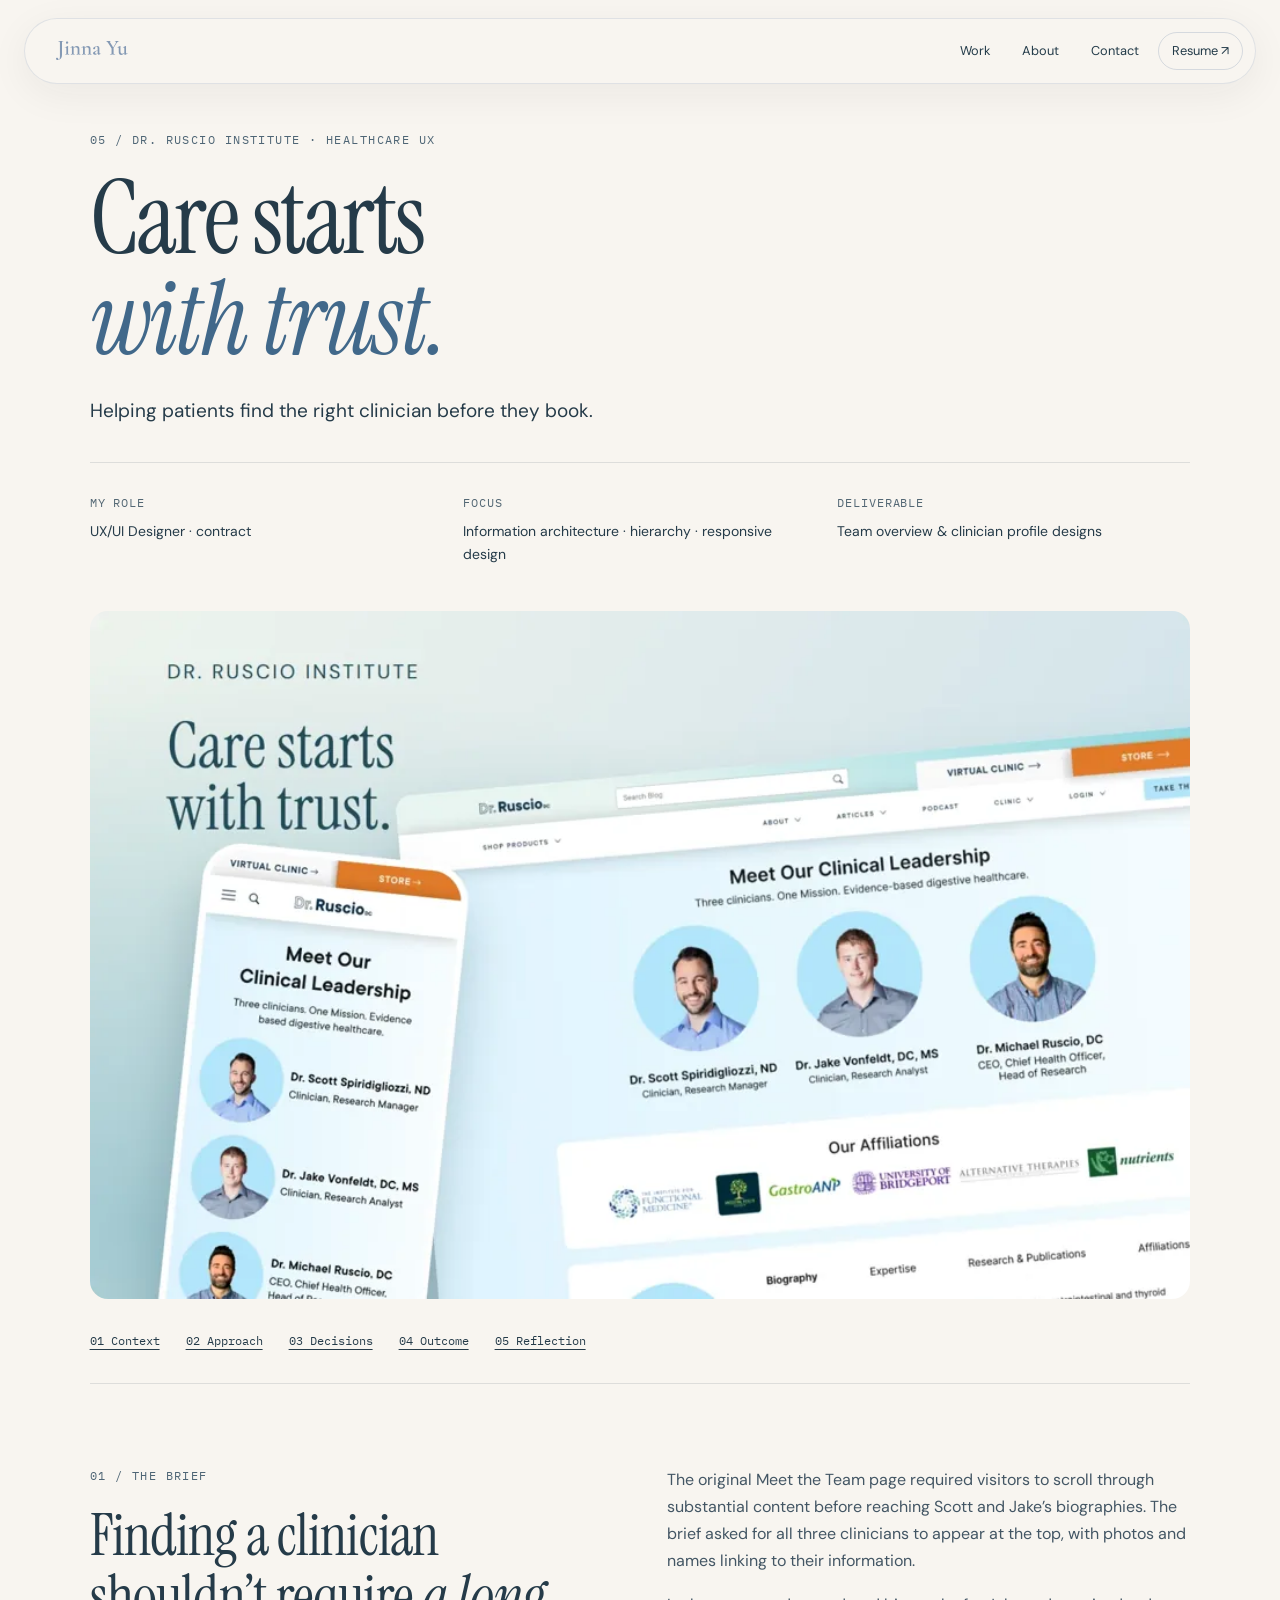
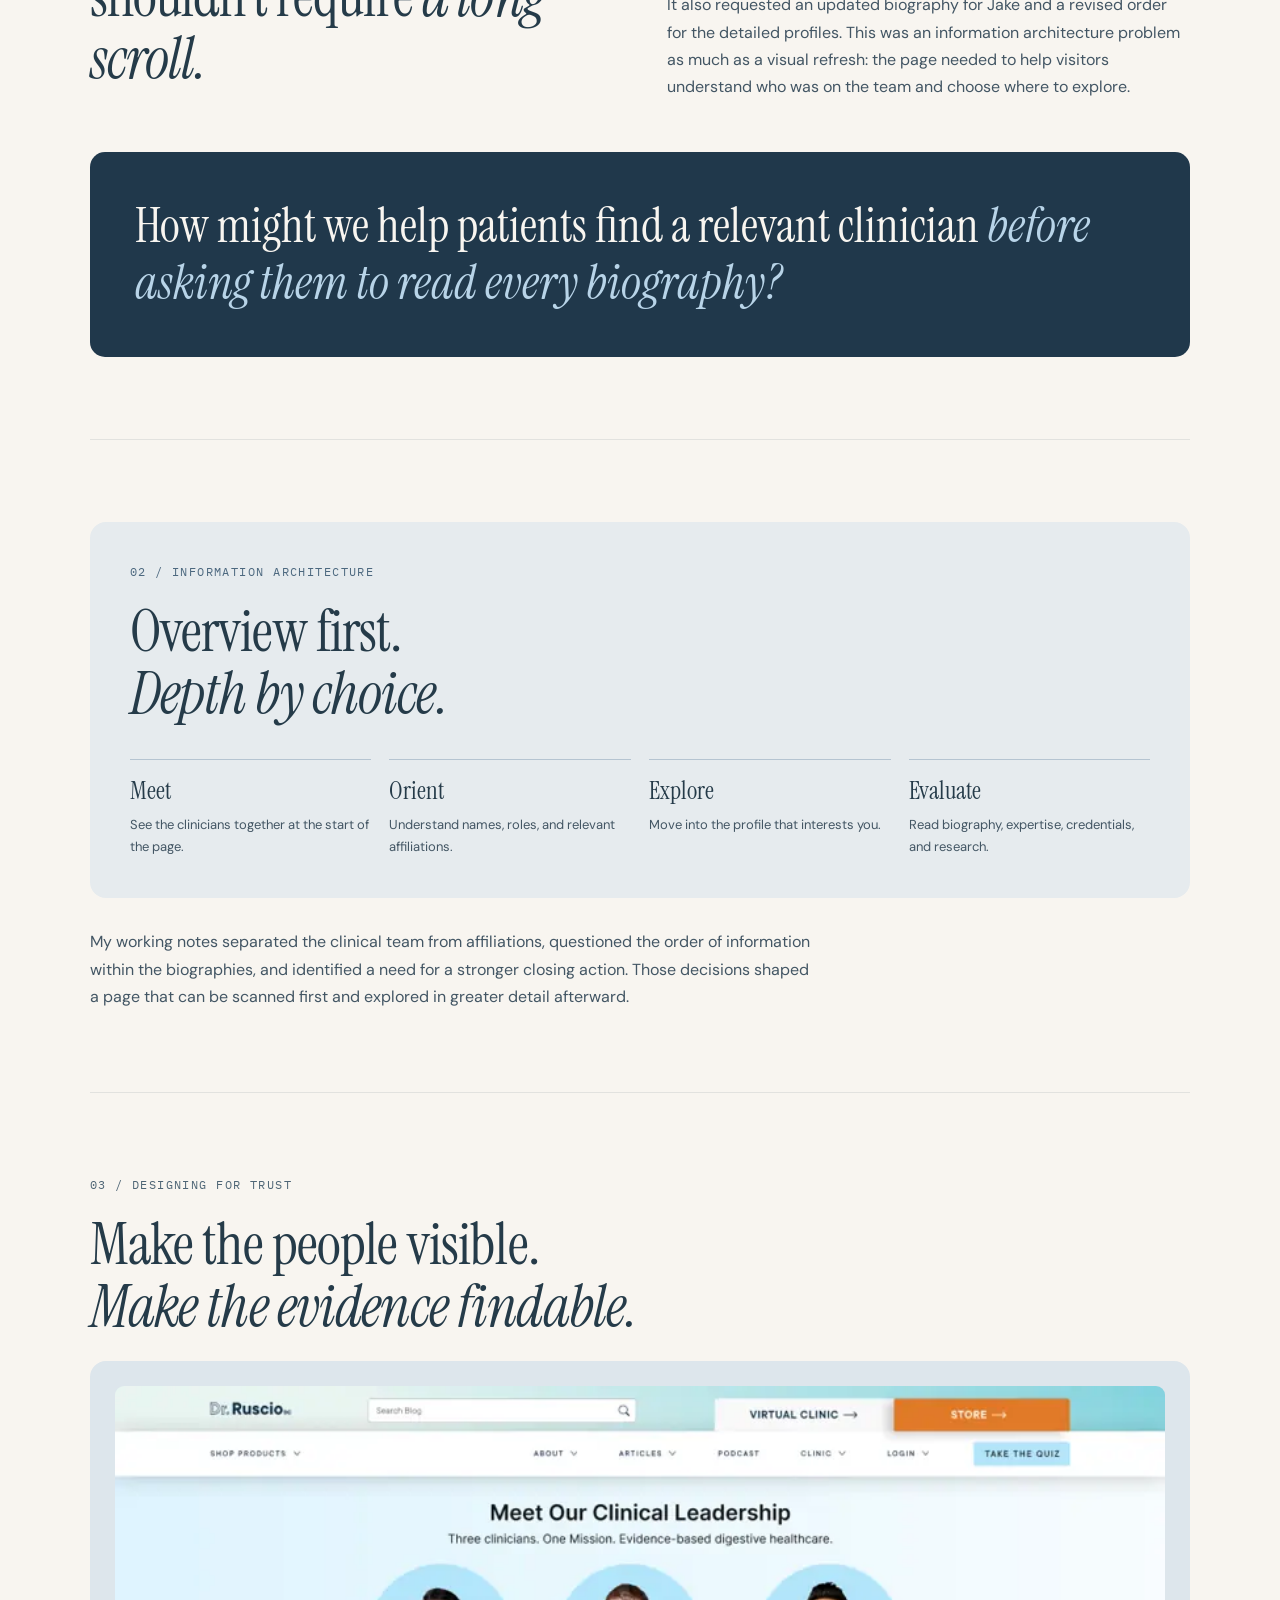
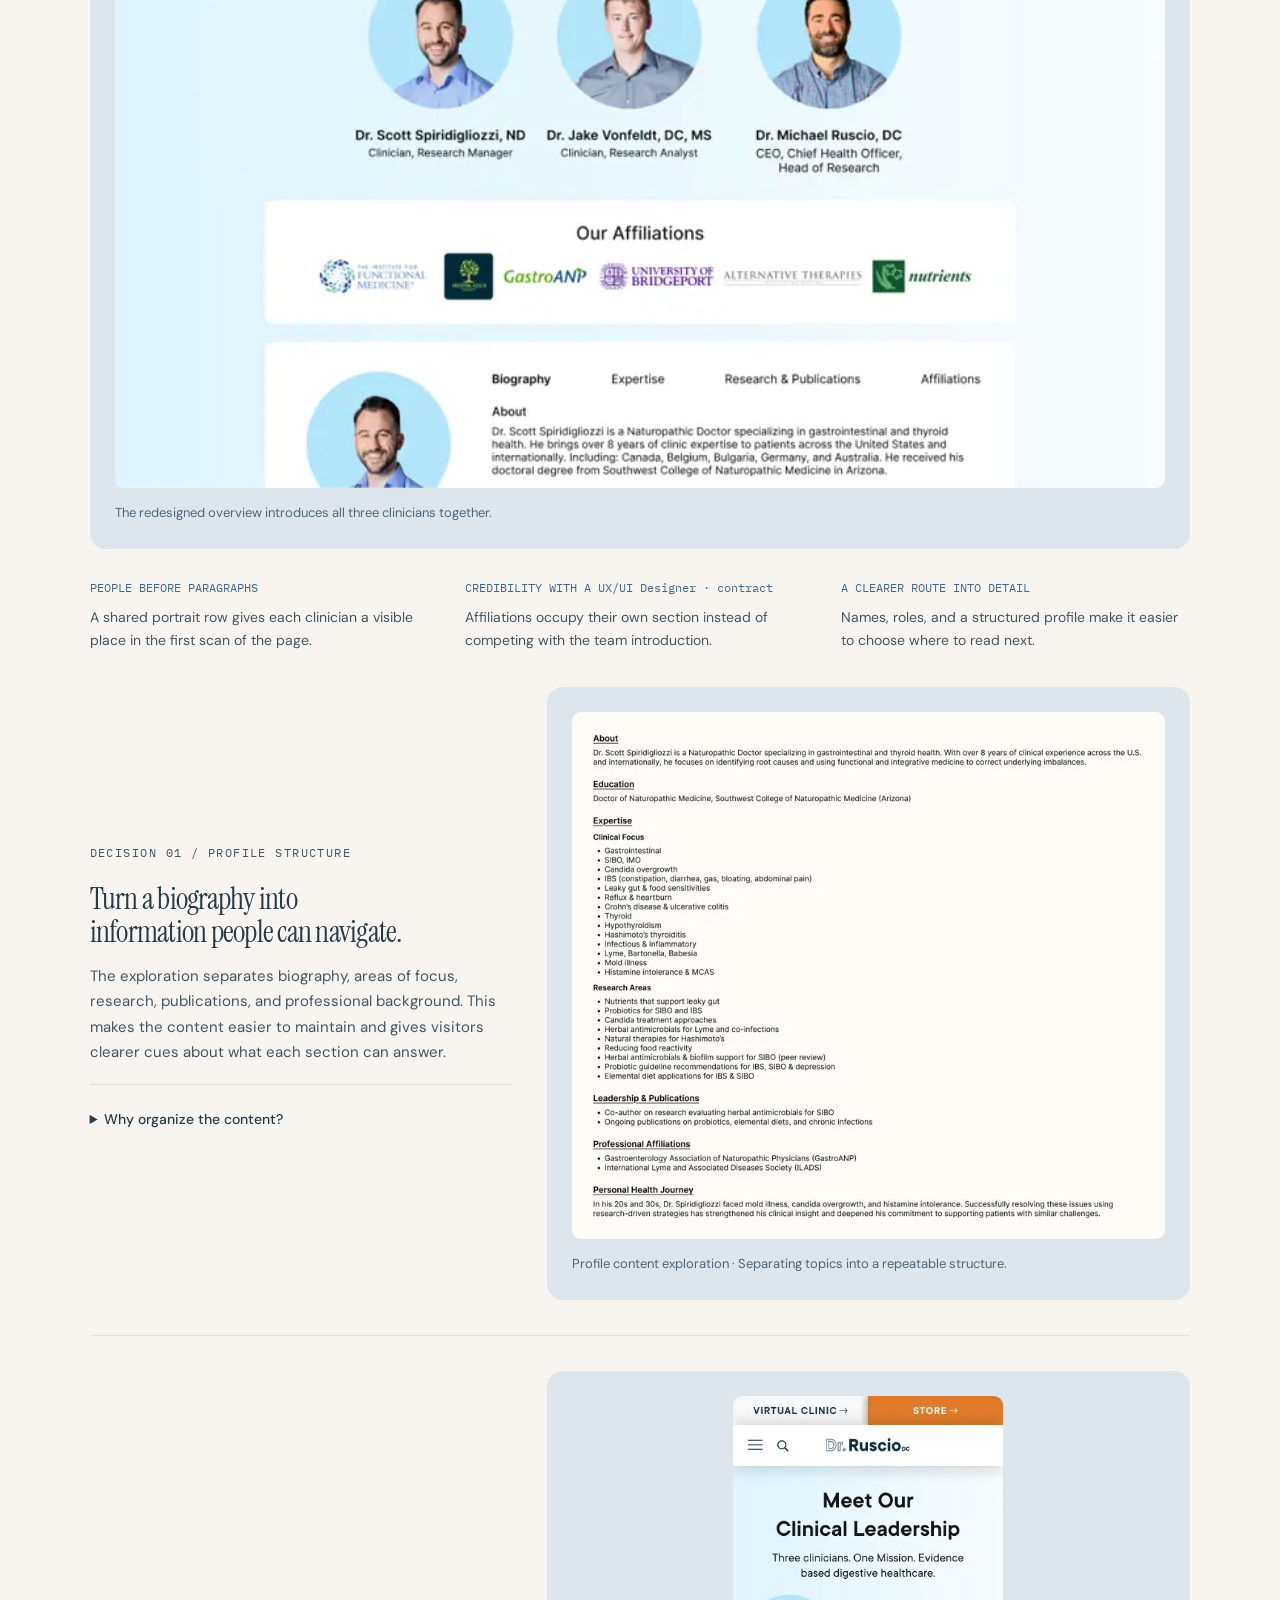
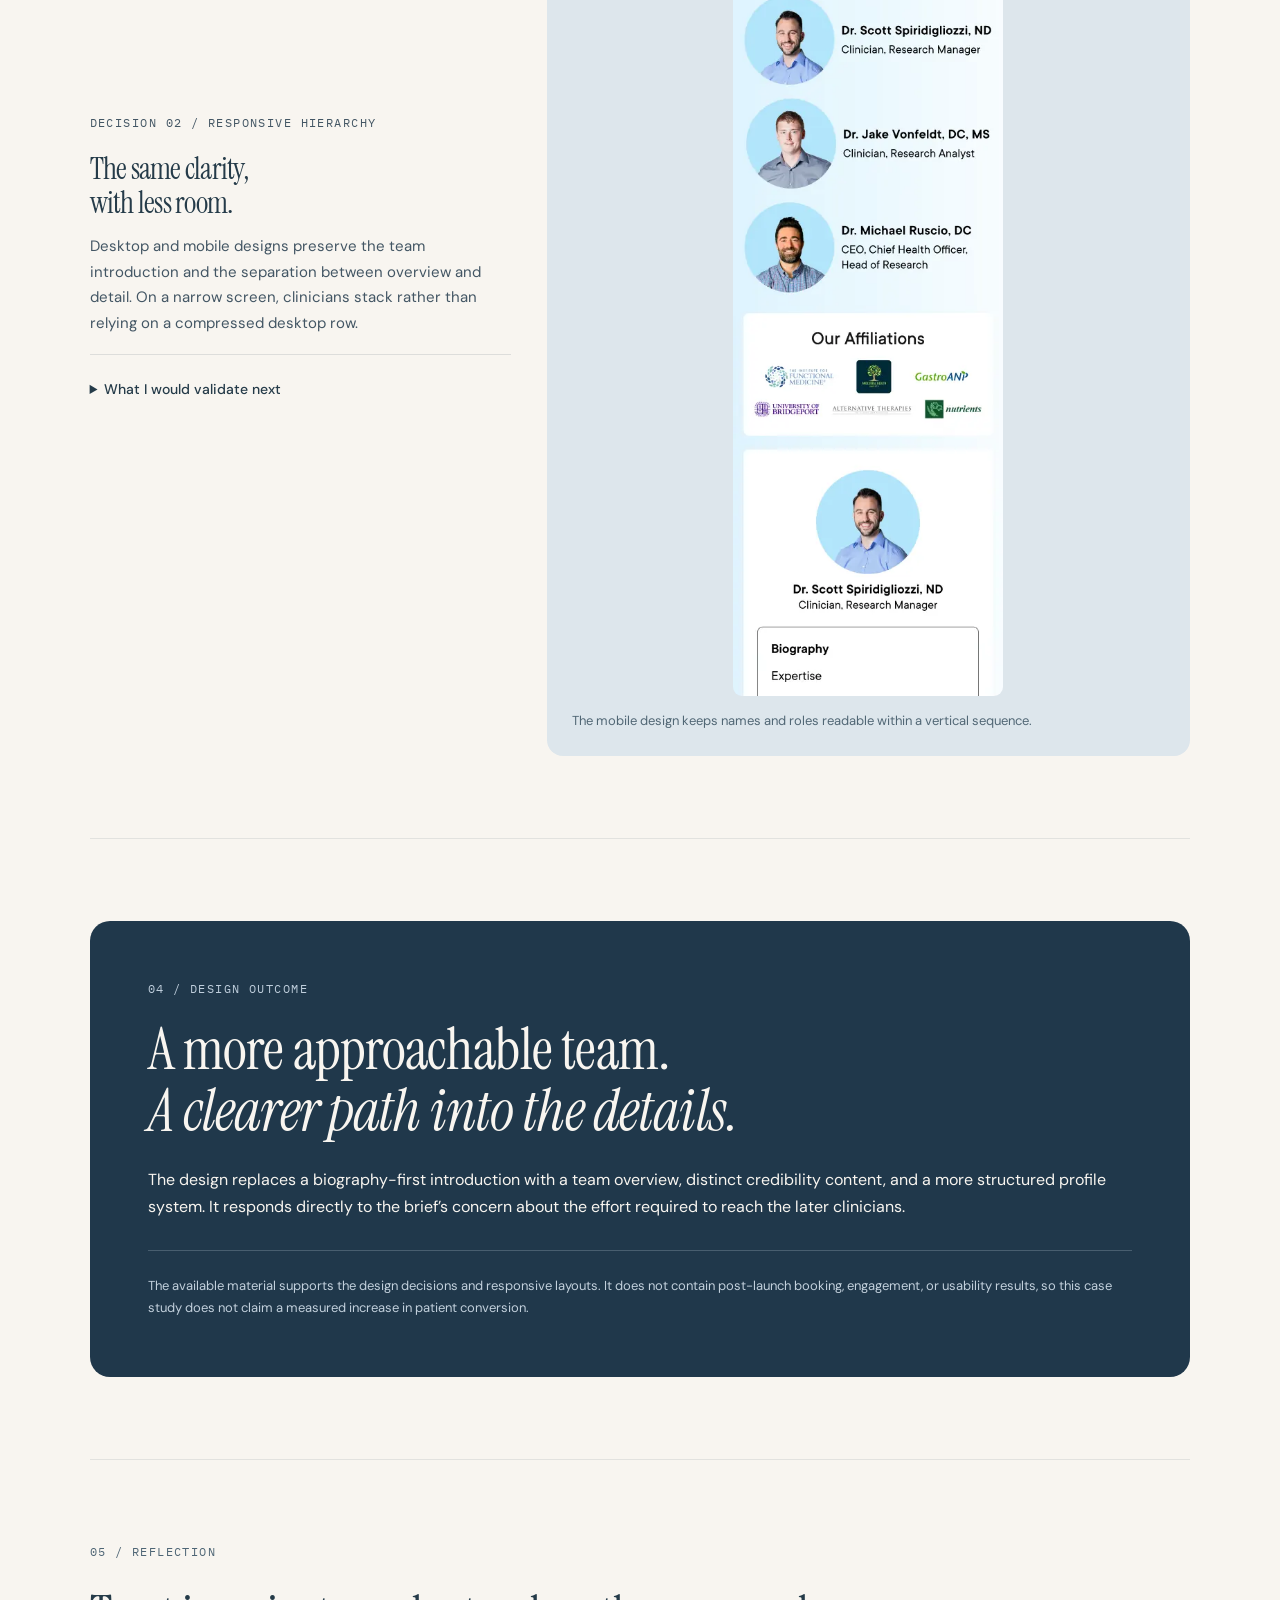
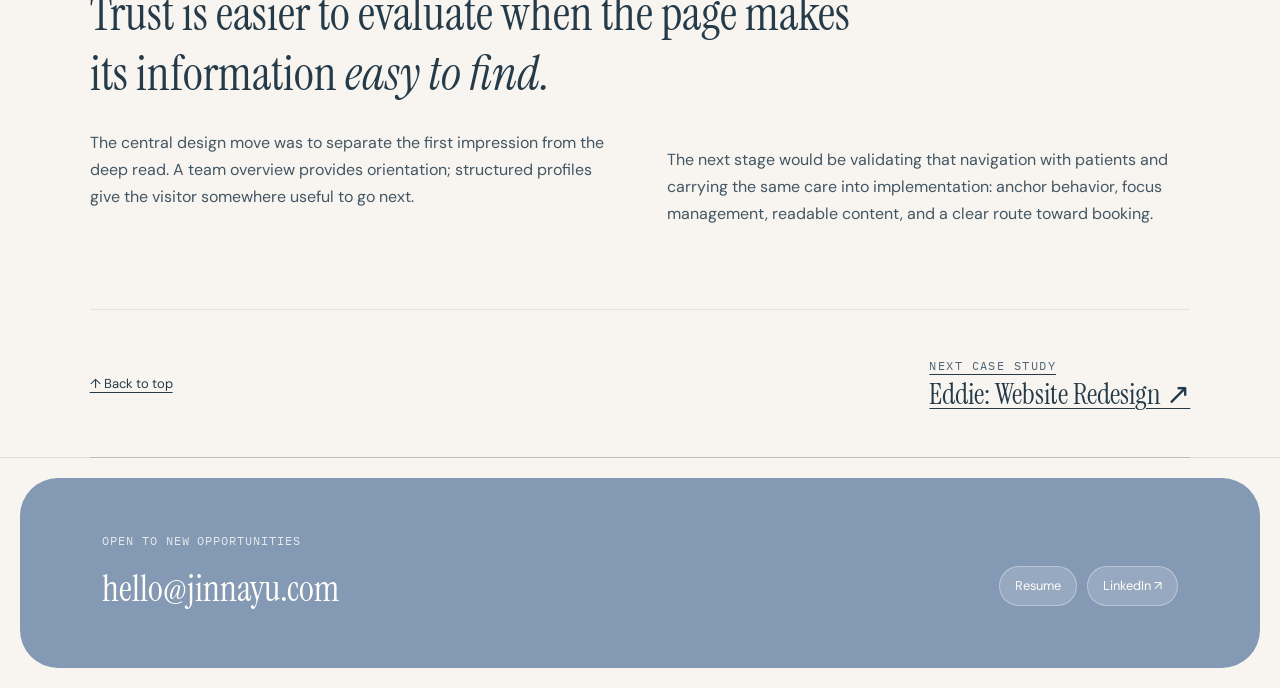
<file: work/ruscio.html>
<!DOCTYPE html>
<html lang="en"><head>
<meta charset="utf-8"/><meta content="width=device-width, initial-scale=1.0" name="viewport"/>
<title>Dr. Ruscio — Meet the Team — Jinna Yu</title>
<link href="../images/favicon-croissant.png" rel="icon" type="image/png"/>
<link href="https://fonts.googleapis.com" rel="preconnect"/><link crossorigin="" href="https://fonts.gstatic.com" rel="preconnect"/>
<link href="https://fonts.googleapis.com/css2?family=DM+Sans:wght@400;500;600&amp;family=IBM+Plex+Mono:wght@400;500&amp;family=Instrument+Serif:ital@0;1&amp;display=swap" rel="stylesheet"/>
<link href="../style.css" rel="stylesheet"/><link href="../compact.css" rel="stylesheet"/><link href="../brand.css" rel="stylesheet"/><link href="../theme-blue.css" rel="stylesheet"/><link href="../portfolio-case.css" rel="stylesheet"/><meta content="Helping patients find the right clinician before they book." name="description"/></head><body class="case-page portfolio-case-polished"><a class="skip-link" href="#ruscio-top">Skip to case study</a><header class="nav"><a aria-label="Jinna Yu home" class="nav-logo brand-lockup" href="../index.html"><img alt="Jinna Yu" src="../images/jinna-yu-logo.svg"/></a><nav class="nav-links"><a href="../index.html#work">Work</a><a href="../about.html">About</a><a href="../index.html#contact">Contact</a><a class="nav-resume" href="../resume.pdf">Resume ↗</a></nav></header><main><article aria-label="Dr. Ruscio — Meet the Team" class="study-surface">

<div class="wrap">

<div class="hero" id="ruscio-top" tabindex="-1"><p class="eyebrow">05 / Dr. Ruscio Institute · Healthcare UX</p><h1>Care starts<br/><em>with trust.</em></h1><p class="dek">Helping patients find the right clinician before they book.</p><div class="meta"><div><span>My role</span>UX/UI Designer · contract</div><div><span>Focus</span>Information architecture · hierarchy · responsive design</div><div><span>Deliverable</span>Team overview &amp; clinician profile designs</div></div></div>
<figure class="hero-art case-overlap"><img alt="Dr. Ruscio — Meet the Team cover" src="[data-uri]"/></figure>
<nav aria-label="Dr. Ruscio — Meet the Team sections" class="jump"><a href="#ruscio-context">01 Context</a><a href="#ruscio-process">02 Approach</a><a href="#ruscio-decisions">03 Decisions</a><a href="#ruscio-outcomes">04 Outcome</a><a href="#ruscio-reflection">05 Reflection</a></nav>
<section class="section" id="ruscio-context"><div class="split"><div><p class="eyebrow">01 / The brief</p><h2>Finding a clinician<br/>shouldn’t require <em>a long scroll.</em></h2></div><div class="copy"><p>The original Meet the Team page required visitors to scroll through substantial content before reaching Scott and Jake’s biographies. The brief asked for all three clinicians to appear at the top, with photos and names linking to their information.</p><p>It also requested an updated biography for Jake and a revised order for the detailed profiles. This was an information architecture problem as much as a visual refresh: the page needed to help visitors understand who was on the team and choose where to explore.</p></div></div><div class="question">How might we help patients find a relevant clinician <em>before asking them to read every biography?</em></div></section>
<section class="section" id="ruscio-process"><div class="band"><p class="eyebrow">02 / Information architecture</p><h2>Overview first.<br/><em>Depth by choice.</em></h2><div class="steps"><div class="step"><b>Meet</b><p>See the clinicians together at the start of the page.</p></div><div class="step"><b>Orient</b><p>Understand names, roles, and relevant affiliations.</p></div><div class="step"><b>Explore</b><p>Move into the profile that interests you.</p></div><div class="step"><b>Evaluate</b><p>Read biography, expertise, credentials, and research.</p></div></div></div><p class="section-copy">My working notes separated the clinical team from affiliations, questioned the order of information within the biographies, and identified a need for a stronger closing action. Those decisions shaped a page that can be scanned first and explored in greater detail afterward.</p></section>
<section class="section" id="ruscio-decisions"><p class="eyebrow">03 / Designing for trust</p><h2>Make the people visible.<br/><em>Make the evidence findable.</em></h2><figure class="image-panel wide-image"><img alt="Redesigned clinical leadership overview showing all three clinicians and affiliations" src="[data-uri]"/><figcaption>The redesigned overview introduces all three clinicians together.</figcaption></figure><div class="note-row"><div><span>PEOPLE BEFORE PARAGRAPHS</span><p>A shared portrait row gives each clinician a visible place in the first scan of the page.</p></div><div><span>CREDIBILITY WITH A UX/UI Designer · contract</span><p>Affiliations occupy their own section instead of competing with the team introduction.</p></div><div><span>A CLEARER ROUTE INTO DETAIL</span><p>Names, roles, and a structured profile make it easier to choose where to read next.</p></div></div><div class="decision"><div><p class="eyebrow">Decision 01 / Profile structure</p><h3>Turn a biography into<br/>information people can navigate.</h3><p>The exploration separates biography, areas of focus, research, publications, and professional background. This makes the content easier to maintain and gives visitors clearer cues about what each section can answer.</p><details><summary>Why organize the content?</summary><p>A long biography can contain useful information without making it easy to retrieve. The design work makes the categories visible and explores tabbed access so the visitor can choose a topic instead of scanning an undifferentiated block of text.</p></details></div><figure class="image-panel"><img alt="Structured clinician profile with biography and professional expertise sections" src="[data-uri]"/><figcaption>Profile content exploration · Separating topics into a repeatable structure.</figcaption></figure></div><div class="decision"><div><p class="eyebrow">Decision 02 / Responsive hierarchy</p><h3>The same clarity,<br/>with less room.</h3><p>Desktop and mobile designs preserve the team introduction and the separation between overview and detail. On a narrow screen, clinicians stack rather than relying on a compressed desktop row.</p><details><summary>What I would validate next</summary><p>I would check whether visitors can identify a relevant clinician, reach the correct profile, and explain the difference between expertise and credentials. I would also test the discoverability and keyboard behavior of the profile navigation in implementation.</p></details></div><figure class="image-panel mobile-showcase"><img alt="Mobile team overview with vertically stacked clinician portraits and roles" src="[data-uri]"/><figcaption>The mobile design keeps names and roles readable within a vertical sequence.</figcaption></figure></div></section>
<section class="section" id="ruscio-outcomes"><div class="results"><p class="eyebrow">04 / Design outcome</p><h2>A more approachable team.<br/><em>A clearer path into the details.</em></h2><p>The design replaces a biography-first introduction with a team overview, distinct credibility content, and a more structured profile system. It responds directly to the brief’s concern about the effort required to reach the later clinicians.</p><p class="caveat">The available material supports the design decisions and responsive layouts. It does not contain post-launch booking, engagement, or usability results, so this case study does not claim a measured increase in patient conversion.</p></div></section>
<section class="section" id="ruscio-reflection"><p class="eyebrow">05 / Reflection</p><p class="reflection">Trust is easier to evaluate when the page makes its information <em>easy to find.</em></p><div class="split copy"><p>The central design move was to separate the first impression from the deep read. A team overview provides orientation; structured profiles give the visitor somewhere useful to go next.</p><p>The next stage would be validating that navigation with patients and carrying the same care into implementation: anchor behavior, focus management, readable content, and a clear route toward booking.</p></div></section>
<nav aria-label="Next case study" class="next"><a href="#ruscio-top">↑ Back to top</a><a href="eddie-redesign.html"><span class="eyebrow">Next case study</span><br/><b>Eddie: Website Redesign ↗</b></a></nav>

</div>
</article></main><footer><section aria-label="Contact" class="contact contact-opportunities" id="contact">
<div class="contact-copy">
<p class="eyebrow">Open to new opportunities</p>
<h2><a class="contact-email" href="mailto:hello@jinnayu.com">hello@jinnayu.com</a></h2>
</div>
<div class="contact-links">
<a href="../resume.pdf" rel="noopener" target="_blank">Resume</a>
<a href="https://www.linkedin.com/in/ejinnayu/" rel="noopener" target="_blank">LinkedIn ↗</a>
</div>
</section></footer><script src="../script.js"></script></body></html>
</file>
<file: style.css>
:root {
  --ink: #242027;
  --ink-soft: #6f6871;
  --paper: #fbf8f6;
  --paper-2: #f3efec;
  --line: rgba(36, 32, 39, 0.12);
  --white: #fff;
  --lavender: #b6a7ff;
  --periwinkle: #8fa7ff;
  --pink: #ef9fc0;
  --peach: #f6c6a6;
  --blue: #98b8e7;
  --purple: #8f73d9;
  --font-display: 'Instrument Serif', Georgia, serif;
  --font-body: 'DM Sans', -apple-system, BlinkMacSystemFont, 'Segoe UI', sans-serif;
  --font-mono: 'IBM Plex Mono', ui-monospace, monospace;
  --radius-xl: 38px;
  --radius-lg: 28px;
  --radius-md: 18px;
  --shadow-soft: 0 24px 80px rgba(44, 35, 52, 0.10);
}

* { box-sizing: border-box; }
html { scroll-behavior: smooth; }
body {
  margin: 0;
  color: var(--ink);
  background: var(--paper);
  font-family: var(--font-body);
  line-height: 1.6;
  -webkit-font-smoothing: antialiased;
}
img { max-width: 100%; display: block; }
a { color: inherit; text-decoration: none; }
button, input { font: inherit; }

h1, h2, h3, p { margin-top: 0; }
h1, h2, h3 {
  font-family: var(--font-display);
  font-weight: 400;
  line-height: .98;
  letter-spacing: -0.025em;
}

/* NAV */
.nav {
  position: fixed;
  inset: 18px 24px auto;
  z-index: 100;
  display: flex;
  align-items: center;
  justify-content: space-between;
  padding: 10px 12px 10px 16px;
  border-radius: 999px;
  border: 1px solid rgba(255,255,255,.5);
  background: rgba(251,248,246,.68);
  backdrop-filter: blur(18px);
  -webkit-backdrop-filter: blur(18px);
  box-shadow: 0 10px 40px rgba(36,32,39,.06);
}
.nav-logo {
  display: flex;
  align-items: center;
  gap: 9px;
  font-family: var(--font-mono);
  font-size: .8rem;
  text-transform: uppercase;
  letter-spacing: .08em;
}
.logo-mark { width: 24px; height: 24px; object-fit: contain; }
.nav-links { display: flex; align-items: center; gap: 6px; }
.nav-links a {
  padding: 8px 13px;
  border-radius: 999px;
  font-size: .8rem;
  transition: background .25s ease, transform .25s ease;
}
.nav-links a:hover { background: rgba(255,255,255,.78); transform: translateY(-1px); }
.nav-resume { border: 1px solid rgba(36,32,39,.14); }

/* HOME HERO */
.home-hero {
  min-height: 100vh;
  position: relative;
  overflow: hidden;
  display: grid;
  place-items: center;
  padding: 110px 7vw 70px;
  background: #9cb5de;
  isolation: isolate;
}
.home-hero::before,
.home-hero::after {
  content: '';
  position: absolute;
  border-radius: 48% 52% 54% 46% / 42% 45% 55% 58%;
  filter: blur(2px);
  opacity: .95;
  z-index: -2;
}
.home-hero::before {
  width: 56vw;
  height: 47vw;
  left: -14vw;
  bottom: -19vw;
  background: radial-gradient(circle at 62% 34%, #b0cfff 0 20%, #f3a2bd 48%, #e78595 74%);
  transform: rotate(16deg);
}
.home-hero::after {
  width: 58vw;
  height: 43vw;
  right: -14vw;
  bottom: -18vw;
  background: radial-gradient(circle at 35% 18%, #a782cf 0 20%, #cf8fc2 42%, #ed9a98 73%);
  transform: rotate(-10deg);
}
.hero-orb {
  position: absolute;
  width: 22vw;
  height: 22vw;
  min-width: 250px;
  min-height: 250px;
  border-radius: 48% 52% 50% 50%;
  background: radial-gradient(circle at 70% 28%, rgba(213,230,255,.98), rgba(145,178,233,.86) 42%, rgba(157,139,216,.35) 75%);
  left: 33vw;
  top: -8vw;
  z-index: -1;
}
.hero-copy { text-align: center; max-width: 980px; }
.hero-kicker,
.eyebrow,
.case-tag,
.section-label,
.meta-label,
.toc-title {
  font-family: var(--font-mono);
  font-size: .72rem;
  text-transform: uppercase;
  letter-spacing: .1em;
}
.hero-kicker { margin-bottom: 18px; color: rgba(36,32,39,.66); }
.home-hero h1 {
  font-size: clamp(5.8rem, 15vw, 12.5rem);
  margin: 0;
  line-height: .78;
  letter-spacing: -.055em;
}
.home-hero h1 em { font-style: italic; font-weight: 400; }
.hero-sub {
  max-width: 580px;
  margin: 32px auto 0;
  font-size: 1rem;
  color: rgba(36,32,39,.72);
}
.scroll-cue {
  position: absolute;
  bottom: 22px;
  font-family: var(--font-mono);
  font-size: .64rem;
  text-transform: uppercase;
  letter-spacing: .1em;
}
.scroll-cue::before {
  content: '↓';
  display: block;
  font-size: 1rem;
  margin-bottom: 4px;
}

/* HOME INTRO */
.home-intro {
  position: relative;
  min-height: 88vh;
  padding: 110px 7vw 110px;
  background: linear-gradient(180deg, #f4a8c6 0%, #e8a1c1 46%, #8f80d6 100%);
  overflow: hidden;
}
.home-intro::after {
  content: '';
  position: absolute;
  width: 70vw;
  height: 55vw;
  right: -20vw;
  top: -18vw;
  border-radius: 50%;
  background: rgba(255,255,255,.12);
  filter: blur(20px);
}
.intro-card {
  width: min(760px, 82vw);
  margin-left: auto;
  background: rgba(255,255,255,.78);
  border: 1px solid rgba(255,255,255,.7);
  backdrop-filter: blur(18px);
  border-radius: 0 0 0 var(--radius-xl);
  padding: 30px 36px 32px;
  box-shadow: var(--shadow-soft);
  position: relative;
  z-index: 2;
}
.intro-card h2 { font-size: clamp(2.7rem, 5.4vw, 5.4rem); margin-bottom: 18px; }
.intro-card p { max-width: 610px; color: var(--ink-soft); margin-bottom: 12px; }
.intro-link { display: inline-flex; margin-top: 10px; font-family: var(--font-mono); font-size: .72rem; border-bottom: 1px solid; }
.intro-art {
  width: min(560px, 58vw);
  aspect-ratio: .88;
  margin: -200px 0 0 5vw;
  background: linear-gradient(145deg, rgba(255,255,255,.16), rgba(255,255,255,.02));
  border-radius: var(--radius-xl);
  border: 1px solid rgba(255,255,255,.42);
  position: relative;
  overflow: hidden;
  z-index: 3;
  box-shadow: var(--shadow-soft);
}
.intro-art::before {
  content: '';
  position: absolute;
  width: 65%; height: 65%;
  border-radius: 50%;
  left: -10%; top: 12%;
  background: radial-gradient(circle at 60% 45%, #ffe2c8, #f3a1b7 47%, #8f76cf 78%);
}
.intro-art::after {
  content: 'observe  /  organize  /  optimize';
  position: absolute;
  left: 30px; bottom: 26px;
  font-family: var(--font-mono);
  font-size: .68rem;
  letter-spacing: .08em;
  text-transform: uppercase;
}

/* WORK */
.work { padding: 100px 5vw 130px; background: var(--paper); }
.work-heading { display: flex; justify-content: space-between; align-items: end; gap: 30px; margin-bottom: 48px; }
.work-heading h2 { font-size: clamp(3.3rem, 7vw, 6.7rem); margin: 0; }
.work-heading p { max-width: 390px; color: var(--ink-soft); margin: 0 0 8px; }
.work-list { display: grid; gap: 26px; }
.work-card {
  min-height: 540px;
  border-radius: var(--radius-xl);
  overflow: hidden;
  position: relative;
  isolation: isolate;
  padding: 42px;
  display: flex;
  align-items: flex-end;
  box-shadow: var(--shadow-soft);
  transition: transform .35s cubic-bezier(.2,.8,.2,1), box-shadow .35s ease;
}
.work-card:hover { transform: translateY(-7px); box-shadow: 0 32px 90px rgba(44,35,52,.16); }
.work-card::before {
  content: '';
  position: absolute; inset: 0; z-index: -3;
  background: var(--card-gradient, linear-gradient(135deg,#9db8e6,#eda1bf 52%,#907ad5));
}
.work-card::after {
  content: '';
  position: absolute;
  width: 54%; height: 120%;
  right: -8%; top: -10%;
  border-radius: 50%;
  background: rgba(255,255,255,.18);
  filter: blur(14px);
  z-index: -2;
}
.work-card:nth-child(2) { --card-gradient: linear-gradient(135deg,#c2adf6,#8ca1ef 45%,#f2b8ca); }
.work-card:nth-child(3) { --card-gradient: linear-gradient(135deg,#f2c39f,#e7a8bd 46%,#8876c9); }
.work-card:nth-child(4) { --card-gradient: linear-gradient(135deg,#9db6d9,#c1b0ef 48%,#f2a9b6); }
.work-card:nth-child(5) { --card-gradient: linear-gradient(135deg,#a1bcae,#d6c2a6 48%,#b58aac); }
.work-copy {
  width: min(560px, 54%);
  padding: 28px;
  border-radius: 24px;
  background: rgba(255,255,255,.82);
  backdrop-filter: blur(18px);
  border: 1px solid rgba(255,255,255,.62);
  position: relative;
  z-index: 5;
}
.work-copy h3 { font-size: clamp(2.25rem, 4vw, 4rem); margin: 8px 0 10px; }
.work-copy p { color: var(--ink-soft); margin-bottom: 18px; }
.card-arrow { font-family: var(--font-mono); font-size: .72rem; text-transform: uppercase; letter-spacing: .08em; }
.work-artboard {
  position: absolute;
  width: min(620px, 52vw);
  height: 360px;
  right: 4vw;
  top: 70px;
  border-radius: 24px;
  background: #f8f5f2;
  border: 10px solid rgba(255,255,255,.54);
  box-shadow: 0 30px 70px rgba(45,37,52,.22);
  transform: rotate(4deg);
  overflow: hidden;
}
.work-artboard::before {
  content: '';
  position: absolute; inset: 0;
  background:
    linear-gradient(180deg, #f4f0ec 0 15%, transparent 15%),
    linear-gradient(90deg, transparent 0 12%, rgba(37,32,39,.06) 12% 13%, transparent 13% 100%);
}
.work-artboard::after {
  content: attr(data-label);
  position: absolute;
  left: 28px; bottom: 24px;
  font-family: var(--font-mono);
  font-size: .68rem;
  letter-spacing: .09em;
  text-transform: uppercase;
  color: rgba(36,32,39,.5);
}

/* CONTACT */
.contact {
  margin: 0 5vw 70px;
  padding: 80px 6vw;
  border-radius: var(--radius-xl);
  background: linear-gradient(135deg,#23212d,#4d3e73 45%,#9a739d 100%);
  color: white;
  text-align: center;
}
.contact h2 { font-size: clamp(3.2rem, 7vw, 7rem); margin-bottom: 22px; }
.contact-links { display: flex; justify-content: center; gap: 14px; flex-wrap: wrap; }
.contact-links a { padding: 10px 16px; border: 1px solid rgba(255,255,255,.3); border-radius: 999px; font-family: var(--font-mono); font-size: .72rem; }
.footer { text-align: center; padding: 24px 20px 40px; color: var(--ink-soft); font-size: .75rem; }

/* CASE STUDIES */
.case-page { background: var(--paper-2); }
.case-page .nav { background: rgba(247,243,242,.68); }
.case-hero {
  position: relative;
  overflow: hidden;
  min-height: 570px;
  padding: 128px 7vw 72px;
  color: white;
  background: var(--case-gradient, linear-gradient(135deg,#2e2643,#5e4e96 55%,#a77d9e));
  isolation: isolate;
}
.case-hero::before,
.case-hero::after {
  content: '';
  position: absolute;
  border-radius: 50%;
  filter: blur(4px);
  opacity: .8;
  z-index: -1;
}
.case-hero::before { width: 44vw; height: 44vw; background: rgba(171,133,231,.42); left: 8vw; top: -28vw; }
.case-hero::after { width: 42vw; height: 42vw; background: rgba(227,132,178,.30); right: -10vw; bottom: -24vw; }
.theme-cro .case-hero { --case-gradient: linear-gradient(145deg,#29365f,#735fb0 52%,#cc83a2); }
.theme-system .case-hero { --case-gradient: linear-gradient(145deg,#203a4f,#47758d 48%,#8e7aba); }
.theme-email .case-hero { --case-gradient: linear-gradient(145deg,#3f2c49,#9b5b85 48%,#e09cae); }
.theme-ruscio .case-hero { --case-gradient: linear-gradient(145deg,#344640,#6a7b71 48%,#b296a7); }
.case-pill {
  display: inline-flex;
  padding: 8px 15px;
  border-radius: 999px;
  border: 1px solid rgba(255,255,255,.55);
  font-family: var(--font-mono);
  font-size: .68rem;
  text-transform: uppercase;
  letter-spacing: .08em;
  background: rgba(255,255,255,.06);
}
.case-hero h1 { font-size: clamp(4.2rem, 9vw, 9.6rem); max-width: 1100px; margin: 28px 0 18px; }
.case-dek { max-width: 720px; font-size: 1.05rem; color: rgba(255,255,255,.82); margin-bottom: 0; }
.case-overlap { padding: 0 7vw; margin-top: -48px; position: relative; z-index: 4; }
.case-meta-card {
  background: rgba(255,255,255,.92);
  backdrop-filter: blur(18px);
  border-radius: 28px;
  padding: 28px 32px;
  box-shadow: var(--shadow-soft);
  display: grid;
  grid-template-columns: 1.15fr .9fr .9fr 1fr;
  gap: 26px;
}
.meta-item + .meta-item { border-left: 1px solid var(--line); padding-left: 26px; }
.meta-label { color: var(--ink-soft); margin-bottom: 10px; display: block; }
.meta-value { font-size: .93rem; line-height: 1.5; }
.case-layout {
  display: grid;
  grid-template-columns: 230px minmax(0, 830px);
  gap: 80px;
  max-width: 1240px;
  margin: 0 auto;
  padding: 92px 6vw 120px;
  align-items: start;
}
.case-toc { position: sticky; top: 110px; }
.toc-title { color: var(--ink-soft); margin-bottom: 15px; }
.case-toc a { display: block; padding: 5px 0; font-size: .82rem; color: #b0aab2; transition: color .2s ease; }
.case-toc a:hover, .case-toc a.is-active { color: var(--ink); }
.case-content { min-width: 0; }
.case-section { margin-bottom: 92px; scroll-margin-top: 100px; }
.section-label { color: var(--ink-soft); margin-bottom: 18px; }
.case-section h2 { font-size: clamp(3rem, 5.3vw, 5.8rem); margin-bottom: 24px; }
.case-section h3 { font-size: clamp(2rem, 3.2vw, 3.3rem); margin: 48px 0 18px; }
.case-section p { font-size: 1.03rem; color: var(--ink-soft); max-width: 720px; }
.pull-quote {
  font-family: var(--font-display);
  font-size: clamp(2.2rem, 4.5vw, 4.7rem);
  line-height: 1.02;
  letter-spacing: -.025em;
  margin: 46px 0;
  color: var(--ink);
}
.media-stage {
  min-height: 430px;
  border-radius: var(--radius-lg);
  margin: 34px 0 42px;
  background: linear-gradient(145deg,#aebfee,#e8a7c4 48%,#8f79cb);
  position: relative;
  overflow: hidden;
  box-shadow: var(--shadow-soft);
}
.media-stage::before {
  content: '';
  position: absolute;
  width: 70%; height: 68%;
  left: 15%; top: 13%;
  border-radius: 20px;
  background: rgba(255,255,255,.9);
  box-shadow: 0 20px 55px rgba(36,32,39,.22);
}
.media-stage::after {
  content: attr(data-label);
  position: absolute;
  inset: auto 0 22px;
  text-align: center;
  font-family: var(--font-mono);
  font-size: .68rem;
  text-transform: uppercase;
  letter-spacing: .08em;
  color: rgba(36,32,39,.66);
}
.theme-system .media-stage { background: linear-gradient(145deg,#94bbca,#b6cfe0 48%,#8d80c4); }
.theme-email .media-stage { background: linear-gradient(145deg,#b68bc0,#efb1c0 48%,#e3c7aa); }
.theme-ruscio .media-stage { background: linear-gradient(145deg,#aebdb0,#dfd2bd 48%,#ba95ae); }
.metric-grid { display: grid; grid-template-columns: repeat(3,1fr); gap: 14px; margin: 36px 0; }
.metric-card { padding: 24px; border-radius: 22px; background: white; border: 1px solid var(--line); }
.metric-number { font-family: var(--font-display); font-size: clamp(3rem,5vw,5.2rem); line-height: .9; }
.metric-label { margin-top: 10px; font-size: .76rem; color: var(--ink-soft); }
.case-nav { display: grid; grid-template-columns: 1fr 1fr; border-top: 1px solid var(--line); }
.case-nav a { padding: 40px 7vw; font-family: var(--font-mono); font-size: .72rem; text-transform: uppercase; letter-spacing: .08em; }
.case-nav a:last-child { text-align: right; border-left: 1px solid var(--line); }

/* ABOUT */
.about-page { background: var(--paper); }
.about-hero {
  min-height: 78vh;
  padding: 130px 7vw 80px;
  display: flex;
  flex-direction: column;
  justify-content: end;
  background: linear-gradient(160deg,#9db8e7,#dca6d0 48%,#f1b2a9 74%,#8c7ad0);
  position: relative;
  overflow: hidden;
}
.about-hero::before {
  content: '';
  position: absolute;
  width: 50vw; height: 50vw;
  border-radius: 50%;
  background: rgba(255,255,255,.2);
  left: -12vw; top: -22vw;
}
.about-hero h1 { max-width: 1100px; font-size: clamp(4.6rem, 10vw, 10rem); margin: 16px 0 0; }
.about-content { max-width: 1220px; margin: 0 auto; padding: 100px 6vw 130px; }
.about-lede { display: grid; grid-template-columns: 1.1fr .9fr; gap: 70px; align-items: start; margin-bottom: 100px; }
.about-lede h2 { font-size: clamp(3.4rem,6vw,6rem); }
.about-lede p { color: var(--ink-soft); font-size: 1.05rem; }
.about-grid { display: grid; grid-template-columns: repeat(2,1fr); gap: 18px; }
.about-block { padding: 32px; border-radius: var(--radius-lg); border: 1px solid var(--line); background: white; min-height: 230px; }
.about-block h3 { font-size: 2.5rem; margin-bottom: 14px; }
.about-block p { color: var(--ink-soft); }
.about-proof { margin-top: 100px; padding: 60px; border-radius: var(--radius-xl); background: linear-gradient(145deg,#2b2935,#564575 48%,#aa7896); color: white; }
.about-proof h2 { font-size: clamp(3rem,6vw,6rem); }
.about-proof .metric-grid { margin-bottom: 0; }
.about-proof .metric-card { background: rgba(255,255,255,.1); border-color: rgba(255,255,255,.18); color: white; }
.about-proof .metric-label { color: rgba(255,255,255,.72); }
.offclock { margin-top: 100px; }
.offclock h2 { font-size: clamp(3rem,6vw,6rem); }
.offclock-grid { display: grid; grid-template-columns: repeat(4,1fr); gap: 14px; }
.offclock-item { padding: 24px; border-radius: 22px; background: var(--paper-2); min-height: 190px; }
.offclock-item strong { display: block; font-family: var(--font-mono); font-size: .68rem; text-transform: uppercase; letter-spacing: .08em; margin-bottom: 22px; }

/* MOTION */
.reveal { opacity: 0; transform: translateY(24px); transition: opacity .7s ease, transform .7s cubic-bezier(.2,.8,.2,1); }
.reveal.is-visible { opacity: 1; transform: translateY(0); }

@media (max-width: 980px) {
  .work-card { min-height: 620px; padding: 26px; }
  .work-copy { width: 72%; }
  .work-artboard { width: 62vw; right: -4vw; top: 60px; }
  .case-meta-card { grid-template-columns: 1fr 1fr; }
  .meta-item + .meta-item { border-left: 0; padding-left: 0; }
  .case-layout { grid-template-columns: 1fr; gap: 38px; }
  .case-toc { position: relative; top: auto; display: flex; flex-wrap: wrap; gap: 8px 18px; border-bottom: 1px solid var(--line); padding-bottom: 20px; }
  .toc-title { width: 100%; }
  .case-toc a { padding: 0; }
  .about-lede { grid-template-columns: 1fr; gap: 26px; }
  .offclock-grid { grid-template-columns: repeat(2,1fr); }
}

@media (max-width: 720px) {
  .nav { inset: 10px 10px auto; padding: 8px 9px 8px 12px; }
  .nav-logo { font-size: .68rem; }
  .nav-links { gap: 2px; }
  .nav-links a { padding: 7px 8px; font-size: .7rem; }
  .nav-resume { display: none; }
  .home-hero { min-height: 92vh; padding-inline: 22px; }
  .home-hero h1 { font-size: clamp(5.2rem, 27vw, 8rem); }
  .home-hero::before { width: 105vw; height: 86vw; left: -42vw; bottom: -17vw; }
  .home-hero::after { width: 110vw; height: 82vw; right: -48vw; bottom: -18vw; }
  .hero-orb { width: 60vw; height: 60vw; left: 44vw; top: -20vw; }
  .home-intro { padding: 80px 20px 90px; min-height: auto; }
  .intro-card { width: 100%; padding: 26px; border-radius: 28px; }
  .intro-art { width: 82%; margin: 28px 0 0; aspect-ratio: 1; }
  .work { padding: 80px 14px 90px; }
  .work-heading { display: block; }
  .work-heading p { margin-top: 18px; }
  .work-card { min-height: 650px; border-radius: 28px; padding: 18px; }
  .work-copy { width: 100%; padding: 22px; }
  .work-artboard { width: 82vw; height: 280px; right: -15vw; top: 75px; }
  .contact { margin: 0 14px 40px; padding: 60px 24px; border-radius: 28px; }
  .case-hero { min-height: 520px; padding: 118px 22px 90px; }
  .case-hero h1 { font-size: clamp(4rem, 18vw, 6.5rem); }
  .case-overlap { padding: 0 14px; margin-top: -62px; }
  .case-meta-card { grid-template-columns: 1fr; padding: 22px; border-radius: 22px; }
  .case-layout { padding: 62px 20px 90px; }
  .case-section { margin-bottom: 70px; }
  .media-stage { min-height: 300px; }
  .metric-grid { grid-template-columns: 1fr; }
  .case-nav { grid-template-columns: 1fr; }
  .case-nav a:last-child { text-align: left; border-left: 0; border-top: 1px solid var(--line); }
  .about-hero { min-height: 72vh; padding: 110px 22px 55px; }
  .about-hero h1 { font-size: clamp(4rem,18vw,6.8rem); }
  .about-content { padding: 72px 20px 90px; }
  .about-grid { grid-template-columns: 1fr; }
  .about-proof { padding: 30px 20px; border-radius: 28px; }
  .offclock-grid { grid-template-columns: 1fr; }
}

@media (prefers-reduced-motion: reduce) {
  html { scroll-behavior: auto; }
  *, *::before, *::after { animation-duration: .01ms !important; transition-duration: .01ms !important; }
  .reveal { opacity: 1; transform: none; }
}
</file>
<file: quiet.css>
:root {
  --quiet-cream: #f4f3e8;
  --quiet-sage: #e8eee0;
  --quiet-green: #183f35;
  --quiet-ink: #23342f;
  --quiet-muted: #6d786f;
  --quiet-line: rgba(35,52,47,.13);
}

body { background: var(--quiet-cream); color: var(--quiet-ink); }
.nav {
  background: rgba(244,243,232,.82);
  border-color: rgba(35,52,47,.10);
  box-shadow: 0 8px 28px rgba(35,52,47,.04);
}
.nav-links a:hover { background: rgba(255,255,255,.52); }

.home-hero {
  min-height: 86vh;
  display: block;
  padding: 0;
  background: var(--quiet-cream);
  color: var(--quiet-ink);
  overflow: hidden;
}
.home-hero::before,
.home-hero::after,
.hero-orb { display: none; }
.hero-wash {
  position: absolute;
  inset: 17vh 0 auto;
  height: 42vh;
  background:
    radial-gradient(ellipse at 18% 52%, rgba(187,207,165,.78) 0, rgba(187,207,165,.44) 25%, transparent 57%),
    radial-gradient(ellipse at 52% 49%, rgba(228,190,181,.64) 0, rgba(228,190,181,.30) 29%, transparent 59%),
    radial-gradient(ellipse at 82% 48%, rgba(173,191,211,.70) 0, rgba(173,191,211,.34) 27%, transparent 58%);
  filter: blur(28px);
  transform: scale(1.08);
  opacity: .82;
}
.hero-name {
  position: absolute;
  top: auto;
  bottom: calc(8vh + 210px);
  left: 50%;
  width: min(1050px, 86vw);
  transform: translateX(-50%);
  z-index: 2;
}
.hero-name h1 {
  margin: 0;
  font-size: clamp(5.7rem, 13vw, 11.5rem);
  line-height: .76;
  letter-spacing: -.055em;
  color: rgba(255,255,255,.93);
  text-align: center;
  text-shadow: 0 2px 20px rgba(71,84,72,.05);
}
.hero-name h1 em { font-weight: 400; font-style: italic; }
.hero-detail {
  position: absolute;
  z-index: 3;
  left: 50%;
  bottom: 8vh;
  width: min(650px, 84vw);
  transform: translateX(-50%);
  text-align: center;
}
.hero-name.reveal,
.hero-detail.reveal { transform: translateX(-50%) translateY(24px); }
.hero-name.reveal.is-visible,
.hero-detail.reveal.is-visible { transform: translateX(-50%) translateY(0); }
.hero-detail > p {
  margin: 0 auto 18px;
  font-family: var(--font-display);
  font-size: clamp(1.7rem, 2.6vw, 2.45rem);
  line-height: 1.06;
  letter-spacing: -.02em;
}
.hero-detail > p strong { font-weight: 400; font-style: italic; }
.hero-detail > p em { color: #6a8072; }
.hero-mini {
  display: flex;
  justify-content: center;
  gap: 20px;
  flex-wrap: wrap;
  font-family: var(--font-mono);
  font-size: .62rem;
  text-transform: uppercase;
  letter-spacing: .08em;
  color: var(--quiet-muted);
}

.home-intro {
  min-height: auto;
  padding: 68px 7vw 72px;
  background: var(--quiet-sage);
  overflow: visible;
}
.home-intro::after,
.intro-art { display: none; }
.intro-card {
  width: min(1080px, 100%);
  margin: 0 auto;
  padding: 0;
  background: transparent;
  border: 0;
  box-shadow: none;
  backdrop-filter: none;
}
.intro-card h2 {
  max-width: 760px;
  font-size: clamp(3rem, 5.7vw, 5.5rem);
  margin: 14px 0 18px;
}
.intro-short {
  max-width: 560px !important;
  margin: 0 !important;
  color: var(--quiet-muted) !important;
  font-size: .98rem !important;
}
.intro-link { margin-top: 22px; color: var(--quiet-green); }
.eyebrow,
.case-tag { color: var(--quiet-green); }

.work {
  padding: 78px 6vw 92px;
  background: var(--quiet-cream);
}
.work-heading { margin-bottom: 42px; }
.work-heading h2 { font-size: clamp(3.1rem, 6vw, 5.7rem); }
.work-heading p { color: var(--quiet-muted); margin-bottom: 5px; }
.work-list {
  grid-template-columns: repeat(2, minmax(0, 1fr));
  gap: 46px 30px;
}
.work-card {
  display: flex;
  flex-direction: column;
  align-items: stretch;
  min-height: 0;
  padding: 0;
  overflow: visible;
  border-radius: 0;
  box-shadow: none;
  background: transparent;
  isolation: auto;
}
.work-card:hover { transform: none; box-shadow: none; }
.work-card::before,
.work-card::after { display: none; }
.work-artboard {
  position: relative;
  width: 100%;
  height: auto;
  aspect-ratio: 4 / 2.65;
  inset: auto;
  transform: none !important;
  border: 0;
  border-radius: 14px;
  background: #edece3;
  box-shadow: none;
  overflow: hidden;
  transition: transform .35s ease, box-shadow .35s ease;
}
.work-card:hover .work-artboard {
  transform: translateY(-4px) !important;
  box-shadow: 0 16px 40px rgba(35,52,47,.07);
}
.work-artboard::before {
  background:
    linear-gradient(180deg, rgba(255,255,255,.55) 0 14%, transparent 14%),
    repeating-linear-gradient(90deg, rgba(35,52,47,.025) 0 1px, transparent 1px 64px);
}
.work-artboard::after {
  left: 16px;
  bottom: 14px;
  color: rgba(35,52,47,.45);
}
.work-copy {
  width: 100%;
  padding: 15px 3px 0;
  border: 0;
  border-radius: 0;
  background: transparent;
  backdrop-filter: none;
}
.work-copy h3 {
  font-size: clamp(1.8rem, 2.8vw, 2.8rem);
  margin: 5px 0 6px;
}
.work-copy p { color: var(--quiet-muted); max-width: 520px; font-size: .9rem; margin-bottom: 10px; }
.card-arrow { color: var(--quiet-green); }

.contact {
  margin: 0;
  padding: 50px 7vw;
  border-radius: 0;
  background: #bddfce;
  color: var(--quiet-green);
  text-align: left;
  display: flex;
  justify-content: space-between;
  align-items: end;
  gap: 30px;
}
.contact h2 { margin: 5px 0 0; font-size: clamp(2.6rem, 5vw, 5rem); }
.contact-links { justify-content: flex-end; }
.contact-links a {
  border-color: rgba(24,63,53,.22);
  background: rgba(255,255,255,.52);
}
.footer { background: #bddfce; color: rgba(24,63,53,.62); }

@media (max-width: 780px) {
  .home-hero { min-height: 82vh; }
  .hero-wash { inset: 19vh 0 auto; height: 37vh; }
  .hero-name { bottom: calc(7vh + 190px); }
  .hero-name h1 { font-size: clamp(5rem, 23vw, 7.6rem); }
  .hero-detail { bottom: 7vh; }
  .hero-detail > p { font-size: 1.55rem; }
  .intro-columns { grid-template-columns: 1fr; gap: 12px; }
  .work-list { grid-template-columns: 1fr; gap: 48px; }
  .contact { display: block; }
  .contact-links { justify-content: flex-start; margin-top: 24px; }
}
</file>
<file: compact.css>
/* Compact reading pass: shorter pages, faster skim */

/* About */
.about-hero {
  min-height: 52vh;
  padding: 118px 7vw 52px;
}
.about-hero h1 {
  font-size: clamp(4rem, 8vw, 7.8rem);
  max-width: 980px;
}
.about-content { padding: 64px 6vw 82px; }
.about-lede {
  grid-template-columns: 1fr 1fr;
  gap: 44px;
  margin-bottom: 56px;
}
.about-lede h2 { font-size: clamp(2.8rem, 5vw, 4.8rem); }
.about-lede p { font-size: 1rem; }
.about-grid {
  grid-template-columns: repeat(3, 1fr);
  gap: 12px;
}
.about-block {
  min-height: 0;
  padding: 24px;
}
.about-block h3 { font-size: 2.05rem; margin-bottom: 8px; }
.about-block p { margin-bottom: 0; font-size: .92rem; }
.about-proof {
  margin-top: 56px;
  padding: 38px;
}
.about-proof h2 { font-size: clamp(2.8rem, 5vw, 4.8rem); margin-bottom: 22px; }
.about-proof .metric-grid { margin: 0; }
.offclock { margin-top: 56px; }
.offclock h2 { font-size: clamp(2.8rem, 5vw, 4.8rem); margin-bottom: 20px; }
.offclock-grid { gap: 10px; }
.offclock-item { min-height: 0; padding: 18px; font-size: .9rem; }
.offclock-item strong { margin-bottom: 10px; }
.about-page .contact { padding-top: 52px; padding-bottom: 52px; }
.about-page .contact h2 { font-size: clamp(2.8rem, 5vw, 4.8rem); }

/* Case studies */
.case-hero {
  min-height: 400px;
  padding: 116px 7vw 58px;
}
.case-hero h1 {
  font-size: clamp(3.8rem, 7.4vw, 7.4rem);
  margin: 20px 0 12px;
}
.case-dek { max-width: 650px; font-size: .98rem; }
.case-overlap { margin-top: -32px; }
.case-meta-card {
  padding: 20px 24px;
  border-radius: 22px;
  gap: 18px;
}
.meta-label { margin-bottom: 5px; }
.meta-value { font-size: .84rem; }
.meta-item + .meta-item { padding-left: 18px; }
.case-layout {
  display: block;
  max-width: 900px;
  padding: 58px 6vw 72px;
}
.case-toc { display: none; }
.case-section {
  margin-bottom: 52px;
  scroll-margin-top: 90px;
}
.case-section:last-child { margin-bottom: 0; }
.section-label { margin-bottom: 10px; }
.case-section h2 {
  font-size: clamp(2.7rem, 4.6vw, 4.5rem);
  margin-bottom: 16px;
}
.case-section h3 {
  font-size: clamp(1.8rem, 3vw, 2.8rem);
  margin: 30px 0 12px;
}
.case-section p {
  font-size: .98rem;
  max-width: 690px;
  margin-bottom: 14px;
}
.pull-quote {
  font-size: clamp(2rem, 3.6vw, 3.7rem);
  margin: 28px 0;
}
.media-stage {
  min-height: 300px;
  margin: 24px 0 30px;
  border-radius: 22px;
}
.metric-grid { margin: 24px 0 12px; gap: 10px; }
.metric-card { padding: 18px; border-radius: 18px; }
.metric-number { font-size: clamp(2.7rem, 4.4vw, 4.4rem); }
.case-nav a { padding-top: 28px; padding-bottom: 28px; }

@media (max-width: 780px) {
  .about-hero { min-height: 48vh; padding: 105px 22px 42px; }
  .about-content { padding: 52px 20px 66px; }
  .about-lede { grid-template-columns: 1fr; gap: 16px; margin-bottom: 44px; }
  .about-grid { grid-template-columns: 1fr; }
  .about-proof { margin-top: 44px; padding: 28px 20px; }
  .offclock { margin-top: 44px; }
  .case-hero { min-height: 370px; padding: 108px 22px 62px; }
  .case-overlap { padding: 0 14px; }
  .case-meta-card { grid-template-columns: 1fr 1fr; }
  .case-layout { padding: 48px 20px 62px; }
  .case-section { margin-bottom: 44px; }
  .media-stage { min-height: 240px; }
}
</file>
<file: brand.css>
.nav-logo {
  display: inline-flex;
  align-items: center;
  gap: 0;
  font-family: inherit;
  font-size: inherit;
  letter-spacing: 0;
  text-transform: none;
}

/* Exact nav lockup rebuilt from the user's reuploaded reference as one image.
   The monogram, divider, Korean name, and Jinna Yu wordmark scale together. */
.nav-logo.brand-lockup {
  width: 142px;
  height: 60px;
  flex: 0 0 142px;
  background-image: url("[data-uri]");
  background-repeat: no-repeat;
  background-position: left center;
  background-size: contain;
}

.nav-logo.brand-lockup img {
  display: none !important;
}

@media (max-width: 900px) {
  .nav-logo.brand-lockup {
    width: 136px;
    height: 58px;
    flex-basis: 136px;
  }
}

@media (max-width: 720px) {
  .nav-logo.brand-lockup {
    width: 122px;
    height: 52px;
    flex-basis: 122px;
  }
}

@media (max-width: 520px) {
  .nav-logo.brand-lockup {
    width: 96px;
    height: 41px;
    flex-basis: 96px;
  }
}
</file>
<file: theme-blue.css>
:root {
  --brand-blue: #8499B4;
  --brand-blue-deep: #5F748F;
  --brand-blue-soft: #DDE5EC;
  --brand-blue-pale: #EEF2F5;
  --brand-gold: #D4B07A;
  --brand-taupe: #A68D78;
  --brand-cream: #F2E8E2;
}

/* Style-tile color pass */
body { background: #F8F5F0; color: #334353; }
.nav {
  background: rgba(248,245,240,.88);
  border-color: rgba(132,153,180,.22);
}
.nav-links a:hover { background: rgba(132,153,180,.10); }
.nav-resume { border-color: rgba(132,153,180,.30); }
.eyebrow, .case-tag, .section-label, .meta-label, .card-arrow, .intro-link { color: var(--brand-blue-deep); }

/* Homepage */
.home-hero { background: #F8F5F0; }
.hero-wash {
  background:
    radial-gradient(ellipse at 25% 48%, #6A9FCC 0%, transparent 66%),
    radial-gradient(ellipse at 78% 48%, #6A9FCC 0%, transparent 66%);
  filter: blur(56px);
  opacity: .45;
}
.hero-detail > p em { color: #465F7A; }
.hero-mini { color: #778695; }
.home-intro { background: var(--brand-blue-pale); }
.work { background: #F8F5F0; }
.work-artboard { background: #ECEFF1; }

/* Contact + footer */
.contact {
  background: var(--brand-blue);
  color: #FFFDF9;
}
.contact .eyebrow { color: rgba(255,253,249,.78); }
.contact-links a {
  background: rgba(255,255,255,.16);
  border-color: rgba(255,255,255,.34);
  color: #FFFDF9;
}
.footer {
  background: var(--brand-blue);
  color: rgba(255,253,249,.72);
  text-align: left;
  padding-left: 7vw;
  padding-right: 7vw;
}
.case-contact {
  margin: 0;
  padding: 52px 7vw 46px;
  border-radius: 0;
}
.case-contact h2 { font-size: clamp(2.5rem, 5vw, 5rem); }

/* About */
.about-page { background: #F8F5F0; }
.about-hero {
  background: linear-gradient(155deg, #F2E8E2 0%, #E8EDF2 48%, #C8D3DF 100%);
}
.about-proof {
  background: linear-gradient(145deg, #60758F, #8499B4 56%, #A68D78 130%);
}
.offclock-item { background: var(--brand-blue-pale); }

/* Case studies */
.case-page { background: #F8F5F0; }
.case-page .nav { background: rgba(248,245,240,.88); }
.case-hero,
.theme-cro .case-hero,
.theme-system .case-hero,
.theme-email .case-hero,
.theme-ruscio .case-hero {
  --case-gradient: linear-gradient(145deg, #5F748F 0%, #8499B4 58%, #A68D78 125%);
}
.media-stage,
.theme-system .media-stage,
.theme-email .media-stage,
.theme-ruscio .media-stage {
  background: linear-gradient(145deg, #DCE4EB, #F2E8E2 52%, #C8D3DF);
}
.metric-card { border-color: rgba(132,153,180,.20); }

/* Navigation sizing only. Artwork comes from brand.css. */
.nav {
  min-height: 66px;
  padding-top: 2px;
  padding-bottom: 2px;
}
.nav-logo.brand-lockup {
  position: static;
  transform: none;
  display: inline-flex;
  align-items: center;
  justify-content: flex-start;
  min-width: 0;
  width: 142px;
  height: 60px;
  flex: 0 0 142px;
  z-index: 2;
  overflow: visible;
}
.nav-logo.brand-lockup img { display: none !important; }
.nav-links { margin-left: auto; }

@media (max-width: 900px) {
  .nav-logo.brand-lockup {
    width: 136px;
    height: 58px;
    flex-basis: 136px;
  }
}
@media (max-width: 720px) {
  .nav { min-height: 58px; }
  .nav-logo.brand-lockup {
    width: 122px;
    height: 52px;
    flex-basis: 122px;
  }
  .case-contact { padding: 44px 22px 40px; }
  .footer { padding-left: 22px; padding-right: 22px; }
}
@media (max-width: 520px) {
  .nav-logo.brand-lockup {
    width: 96px;
    height: 41px;
    flex-basis: 96px;
  }
}

/* Uploaded Jinna Yu wordmark: preserve its original color and aspect ratio. */
.nav-logo.brand-lockup {
  background-image: none;
  width: 73.185px;
  height: 44px;
  flex: 0 0 73.185px;
  margin-left: 15px;
}
.nav-logo.brand-lockup img {
  display: block !important;
  width: 73.185px;
  height: auto;
  max-height: none;
  object-fit: contain;
}
@media (max-width: 480px) {
  .nav-logo.brand-lockup { width: 60.9875px; flex-basis: 60.9875px; }
  .nav-logo.brand-lockup img { width: 60.9875px; }
}

/* Frost the scrolling content in the gap above and behind the floating nav. */
body::before {
  content: "";
  position: fixed;
  inset: 0 0 auto;
  height: 96px;
  z-index: 99;
  pointer-events: none;
  background: rgba(248, 245, 240, .64);
  backdrop-filter: blur(22px) saturate(135%);
  -webkit-backdrop-filter: blur(22px) saturate(135%);
}
.nav, .case-page .nav {
  background: rgba(248, 245, 240, .78);
  backdrop-filter: blur(18px);
  -webkit-backdrop-filter: blur(18px);
}
@media (max-width: 720px) {
  body::before { height: 80px; }
}

/* Approved compact homepage contact section. */
.contact.contact-opportunities {
  box-sizing: border-box;
  padding: 44px 6.3% 59px;
  min-height: 190px;
  display: flex;
  align-items: flex-end;
  justify-content: space-between;
  gap: 28px;
}
.contact-opportunities .contact-copy { min-width: 0; }
.contact-opportunities .eyebrow {
  margin: 0 0 22px;
  font-size: .72rem;
  line-height: 1.4;
  letter-spacing: .08em;
}
.contact.contact-opportunities h2 {
  margin: 0;
  font-size: clamp(1.8rem, 2.8vw, 2.8rem);
  line-height: 1.05;
  letter-spacing: normal;
  overflow-wrap: anywhere;
}
.contact-opportunities .contact-email { color: inherit; }
.contact-opportunities .contact-email:hover {
  text-decoration: underline;
  text-underline-offset: 4px;
}
.contact-opportunities .contact-links {
  flex-shrink: 0;
  gap: 10px;
  margin: 0;
  padding-bottom: 3px;
}
.contact-opportunities .contact-links a {
  padding: 10px 15px;
  font-family: var(--font-body);
  font-size: .8rem;
  line-height: 1.4;
  text-transform: none;
  letter-spacing: normal;
}
@media (max-width: 600px) {
  .contact.contact-opportunities {
    flex-wrap: wrap;
    padding: 32px 24px 47px;
    gap: 24px;
  }
  .contact-opportunities .eyebrow { margin-bottom: 16px; }
}

@media (max-width: 720px) {
  .contact-opportunities .contact-links a { font-size: .7rem; }
}

/* Case-study glass strip appears only after scrolling; keep the nav pill visible. */
.case-page::before {
  opacity: 0;
  transition: opacity .2s ease;
}
.case-page.has-scrolled::before { opacity: 1; }
@media (prefers-reduced-motion: reduce) {
  .case-page::before { transition: none; }
}

/* Approved desktop case-study width: shared full-width headings, text, images, and metrics. */
@media (min-width: 781px) {
  .case-page .case-layout { max-width: 1100px; }
  .case-page .case-content,
  .case-page .case-section,
  .case-page .case-section p:not(.section-label),
  .case-page .media-stage,
  .case-page .metric-grid {
    width: 100%;
    max-width: none;
  }
}

/* Align the case-study availability label with the email beneath it. */
.case-page .contact-opportunities .contact-copy {
  text-align: left;
}

/* One identical contact footer across homepage, About, and case studies. */
body .contact.contact-opportunities {
  box-sizing: border-box;
  margin: 20px;
  padding: 44px 6.3% 59px;
  min-height: 190px;
  border-radius: 38px;
  background: #8499B4;
  color: #FFFDF9;
  display: flex;
  align-items: flex-end;
  justify-content: space-between;
  gap: 28px;
  text-align: left;
}
body .contact-opportunities .contact-copy { min-width: 0; text-align: left; }
body .contact-opportunities .eyebrow {
  margin: 0 0 22px;
  font-family: var(--font-mono);
  font-size: .72rem;
  line-height: 1.4;
  letter-spacing: .08em;
  color: rgba(255,253,249,.8);
}
body .contact.contact-opportunities h2 {
  margin: 0;
  font-size: clamp(1.8rem, 2.8vw, 2.8rem);
  line-height: 1.05;
  letter-spacing: normal;
  overflow-wrap: anywhere;
}
body .contact-opportunities .contact-email { color: inherit; }
body .contact-opportunities .contact-links {
  display: flex;
  justify-content: flex-end;
  flex-shrink: 0;
  gap: 10px;
  margin: 0;
  padding-bottom: 3px;
}
body .contact-opportunities .contact-links a {
  padding: 10px 15px;
  font-family: var(--font-body);
  font-size: .8rem;
  line-height: 1.4;
  text-transform: none;
  letter-spacing: normal;
  border: 1px solid rgba(255,255,255,.34);
  border-radius: 999px;
  background: rgba(255,255,255,.16);
  color: inherit;
}
@media (max-width: 720px) {
  body .contact-opportunities .contact-links a { font-size: .7rem; }
}
@media (max-width: 600px) {
  body .contact.contact-opportunities {
    flex-wrap: wrap;
    padding: 32px 24px 47px;
    gap: 24px;
  }
  body .contact-opportunities .eyebrow { margin-bottom: 16px; }
}

/* Divider before every footer; case-study navigation sits above it. */
body .contact.contact-opportunities {
  position: relative;
}
body .contact.contact-opportunities::before {
  content: "";
  position: absolute;
  top: -21px;
  left: -20px;
  width: calc(100% + 40px);
  height: 1px;
  background: var(--line);
  pointer-events: none;
}
.case-page .case-nav { border-top: 0; }

/* Shared footer button feedback for pointer and keyboard navigation. */
body .contact-opportunities .contact-links a {
  transition: background .18s ease, border-color .18s ease, box-shadow .18s ease;
}
body .contact-opportunities .contact-links a:hover {
  background: rgba(255,255,255,.32);
  border-color: rgba(255,255,255,.75);
  text-decoration: none;
  box-shadow: 0 3px 10px rgba(51,67,83,.10);
}
body .contact-opportunities .contact-links a:focus-visible {
  background: rgba(255,255,255,.32);
  border-color: rgba(255,255,255,.75);
  outline: 2px solid #FFFDF9;
  outline-offset: 3px;
}
@media (prefers-reduced-motion: reduce) {
  body .contact-opportunities .contact-links a { transition: none; }
}

/* Approved editorial homepage hero. */
.home-hero {
  min-height: 610px;
  padding: 64px 8% 48px;
  display: flex;
  flex-direction: column;
  justify-content: center;
  align-items: flex-start;
  text-align: left;
}
.hero-wash {
  inset: -100px -15% 30%;
  height: auto;
  background: radial-gradient(ellipse at 20% 30%, rgba(106,159,204,.25), transparent 72%);
  filter: blur(56px);
  opacity: 1;
  transform: none;
}
.hero-name {
  position: relative;
  inset: auto;
  width: auto;
  max-width: 100%;
  margin: 0 0 46px;
  transform: none;
}
.hero-name h1 {
  font-size: clamp(110px, 20vw, 205px);
  line-height: .78;
  letter-spacing: -.055em;
  text-align: left;
  color: #FFFDF9;
}
.hero-detail {
  position: relative;
  inset: auto;
  width: 100%;
  max-width: 750px;
  transform: none;
  text-align: left;
}
.hero-name.reveal, .hero-detail.reveal { transform: translateY(24px); }
.hero-name.reveal.is-visible, .hero-detail.reveal.is-visible { transform: none; }
.hero-detail > p {
  margin: 0;
  max-width: 750px;
  font-size: clamp(28px, 4.1vw, 42px);
  line-height: 1.13;
  letter-spacing: -.02em;
  color: #23342F;
}
.hero-detail > p strong { font-weight: 400; font-style: italic; }
.hero-detail > p em { color: #245FA8; }
.hero-mini { justify-content: flex-start; margin-top: 30px; }
@media (max-width: 540px) {
  .home-hero { min-height: 500px; padding: 100px 24px 40px; }
  .hero-name { margin-bottom: 42px; }
  .hero-name h1 { font-size: clamp(98px, 23vw, 130px); }
  .hero-detail > p { font-size: 28px; }
}

/* Approved homepage hero spacing and work-triggered glass. */
.home-page .home-hero {
  justify-content: flex-start;
  padding-top: 149px; /* nav bottom (84px) + 65px */
  min-height: 680px;
}
.home-page .hero-name h1 { font-size: clamp(93.5px, 17vw, 174.25px); }
.home-page::before {
  opacity: 0;
  transition: opacity .2s ease;
}
.home-page.work-at-nav::before { opacity: 1; }
.home-page .nav {
  background: #F8F5F0;
  backdrop-filter: none;
  -webkit-backdrop-filter: none;
}
.home-page.work-at-nav .nav {
  background: rgba(248,245,240,.78);
  backdrop-filter: blur(18px);
  -webkit-backdrop-filter: blur(18px);
}
@media (max-width: 720px) {
  .home-page .home-hero { padding-top: 133px; }
}
@media (max-width: 540px) {
  .home-page .hero-name h1 { font-size: clamp(83.3px, 19.55vw, 110.5px); }
}
@media (prefers-reduced-motion: reduce) {
  .home-page::before { transition: none; }
}

/* Shared homepage-style navigation behavior on every page. */
body::before,
body.home-page::before,
body.case-page::before {
  opacity: 0;
  transition: opacity .2s ease;
}
body.nav-content-reached::before { opacity: 1; }
body .nav,
body.home-page .nav,
body.case-page .nav {
  background: #F8F5F0;
  backdrop-filter: none;
  -webkit-backdrop-filter: none;
}
body.nav-content-reached .nav {
  background: rgba(248,245,240,.78);
  backdrop-filter: blur(18px);
  -webkit-backdrop-filter: blur(18px);
}
@media (prefers-reduced-motion: reduce) {
  body::before { transition: none; }
}

/* Approved additional hero breathing room and two-line desktop introduction. */
.home-page .home-hero {
  padding-top: 209px;
  min-height: 740px;
}
.home-page .hero-detail,
.home-page .hero-detail > p { max-width: 100%; }
@media (min-width: 781px) {
  .home-page .hero-detail > p { font-size: clamp(28px, 2.9vw, 42px); }
  .home-page .hero-description-line { display: block; white-space: nowrap; }
}
@media (max-width: 780px) {
  .home-page .hero-description-line { display: inline; white-space: normal; }
}
@media (max-width: 720px) {
  .home-page .home-hero { padding-top: 193px; }
}

/* Shared homepage content edges, including the inset rounded footer. */
body.home-page {
  --home-content-gutter: 8vw;
}
.home-page .home-hero,
.home-page .work {
  padding-left: var(--home-content-gutter);
  padding-right: var(--home-content-gutter);
}
.home-page .work-copy { padding-left: 0; padding-right: 0; }
body.home-page .contact.contact-opportunities {
  padding-left: calc(var(--home-content-gutter) - 20px);
  padding-right: calc(var(--home-content-gutter) - 20px);
}
@media (max-width: 600px) {
  body.home-page { --home-content-gutter: 24px; }
  body.home-page .contact.contact-opportunities {
    margin-left: 12px;
    margin-right: 12px;
    padding-left: 12px;
    padding-right: 12px;
  }
}

/* About subtitle matches the homepage introduction typography. */
.about-hero .about-designer {
  display: block;
  margin-top: 24px;
  font-family: var(--font-display);
  font-size: clamp(28px, 2.9vw, 42px);
  line-height: 1.13;
  font-weight: 400;
  font-style: italic;
  letter-spacing: -.02em;
  color: #23342F;
}
@media (max-width: 540px) {
  .about-hero .about-designer { font-size: 28px; }
}

/* Approved About page shared alignment. */

.about-page {--about-gutter:7vw;}
.about-page .about-content {max-width:none;margin:0;padding-left:var(--about-gutter);padding-right:var(--about-gutter);}
.about-page .about-proof {margin-left:calc(20px - var(--about-gutter));margin-right:calc(20px - var(--about-gutter));padding-left:calc(var(--about-gutter) - 20px);padding-right:calc(var(--about-gutter) - 20px);}
body.about-page .contact.contact-opportunities {padding-left:calc(var(--about-gutter) - 20px);padding-right:calc(var(--about-gutter) - 20px);}
@media(max-width:780px){.about-page {--about-gutter:24px;}.about-page .about-hero {padding-left:24px;padding-right:24px;}.about-page .about-proof {margin-left:-12px;margin-right:-12px;padding-left:12px;padding-right:12px;}body.about-page .contact.contact-opportunities {margin-left:12px;margin-right:12px;padding-left:12px;padding-right:12px;}}

/* Approved centered homepage hero and restored blue wash. */
.home-page .home-hero {
  align-items: center;
  text-align: center;
}
.home-page .hero-name h1,
.home-page .hero-detail {
  text-align: center;
}
.home-page .hero-detail > p {
  margin-left: auto;
  margin-right: auto;
}
.home-page .hero-mini { justify-content: center; }
.home-page .hero-wash {
  inset: 17vh 0 auto;
  height: 42vh;
  background:
    radial-gradient(ellipse at 25% 48%, #6A9FCC 0%, transparent 66%),
    radial-gradient(ellipse at 78% 48%, #6A9FCC 0%, transparent 66%);
  filter: blur(56px);
  opacity: .45;
  transform: scale(1.08);
}
@media (max-width: 780px) {
  .home-page .hero-wash { inset: 19vh 0 auto; height: 37vh; }
}

/* Approved additional space between the homepage name and introduction. */
.home-page .hero-name { margin-bottom: 76px; }
@media (max-width: 540px) {
  .home-page .hero-name { margin-bottom: 60px; }
}

/* About reference layout: story beside a future portrait. */
.about-page .about-lede {
  grid-template-columns: minmax(0, 1fr) minmax(0, 1fr);
  gap: 44px;
  margin-bottom: 48px;
}
.about-page .about-story .eyebrow {
  margin-bottom: 16px;
  font-size: .72rem;
  line-height: 1.6;
  letter-spacing: .1em;
}
.about-page .about-story h2 { margin-bottom: 36px; }
.about-page .about-story > p:not(.eyebrow) {
  font-size: 1rem;
  line-height: 1.6;
  margin-bottom: 24px;
}
.about-page .about-story > p:last-child { margin-bottom: 0; }
.about-page .about-image-placeholder {
  width: 100%;
  min-height: 100%;
  aspect-ratio: 1.42;
  background: #D9D9D9;
}
.about-page .about-work-label {
  margin-bottom: 10px;
  font-family: var(--font-mono);
  font-size: .92rem;
  line-height: 1.6;
  color: var(--ink-soft);
}
.about-page .offclock { margin-top: 110px; }
.about-page .offclock h2 { margin-bottom: 24px; }
.about-page .offclock-item { color: #334353; }
.about-page .offclock-item strong { letter-spacing: 0; }
@media (max-width: 780px) {
  .about-page .about-lede { grid-template-columns: 1fr; gap: 32px; margin-bottom: 40px; }
  .about-page .about-story h2 { margin-bottom: 24px; }
  .about-page .about-image-placeholder { min-height: 0; }
  .about-page .offclock { margin-top: 64px; }
}


/* Approved About typography: consistent labels and clear card hierarchy. */
.about-page .about-work-label,
.about-page .offclock > .eyebrow {
  font-family: var(--font-mono);
  font-size: .72rem;
  line-height: 1.6;
  letter-spacing: .1em;
  text-transform: uppercase;
}
.about-page .about-block p {
  font-size: 1rem;
  line-height: 1.6;
}
.about-page .offclock-item {
  font-size: .875rem;
  line-height: 1.6;
}
.about-page .offclock-item strong {
  font-family: var(--font-display);
  font-size: 1.75rem;
  font-weight: 400;
  line-height: 1.15;
  text-transform: none;
  letter-spacing: 0;
  margin-bottom: 10px;
}


/* Interactive portrait with a Polaroid frame. */
.about-page .about-lede { align-items: center; }
.about-page .about-portrait-stage { min-width: 0; padding: 24px 18px; }
.about-page .about-polaroid {
  display: block; box-sizing: border-box; width: 100%; margin: 0;
  border: 0; border-radius: 0; padding: 16px 16px 48px;
  background: #FFFDF9; color: inherit; appearance: none;
  box-shadow: 0 12px 32px rgba(51,67,83,.17);
  transform: rotate(3deg);
  transition: transform .45s cubic-bezier(.22,1,.36,1), box-shadow .45s ease;
  touch-action: manipulation;
}
.about-page .about-polaroid img {
  display: block; width: 100%; height: auto; aspect-ratio: 4 / 5;
  object-fit: cover; object-position: 50% 64%; pointer-events: none;
}
.about-page .about-polaroid.is-lifted {
  transform: translateY(-10px) rotate(-1deg) scale(1.025);
  box-shadow: 0 22px 42px rgba(51,67,83,.22);
}
.about-page .about-polaroid:focus-visible { outline: 2px solid #245FA8; outline-offset: 6px; }
@media (max-width: 780px) {
  .about-page .about-portrait-stage { width: 100%; max-width: 480px; justify-self: center; padding: 20px 18px; }
}
@media (max-width: 480px) {
  .about-page .about-polaroid { padding: 12px 12px 36px; }
}
@media (prefers-reduced-motion: reduce) {
  .about-page .about-polaroid { transition: none; transform: none !important; }
}
/* Keep the About divider within the smaller footer inset. */
@media (max-width: 780px) {
  body.about-page .contact.contact-opportunities::before {
    left: -12px;
    width: calc(100% + 24px);
  }
}

/* Approved desktop portrait reduction. */
@media (min-width: 781px) {
  .about-page .about-portrait-stage {
    width: 80%;
    justify-self: center;
    box-sizing: border-box;
  }
}


/* Loose personal-photo gallery with temporary reference images. */
.about-page .offclock-grid { gap: 18px; align-items: start; }
.about-page .offclock-item { min-width: 0; min-height: 0; padding: 0; border-radius: 0; background: transparent; }
.about-page .offclock-item:nth-child(even) { padding-top: 32px; }
.about-page .offclock-photo { display: block; width: 100%; height: auto; aspect-ratio: 3 / 4; object-fit: cover; border-radius: 8px; margin-bottom: 18px; transition: transform .25s ease; }
@media (hover: hover) and (pointer: fine) { .about-page .offclock-item:hover .offclock-photo { transform: translateY(-5px); } }
@media (max-width: 540px) { .about-page .offclock-item:nth-child(even) { padding-top: 0; } .about-page .offclock-photo { aspect-ratio: 4 / 3; } }
@media (prefers-reduced-motion: reduce) { .about-page .offclock-photo { transition: none; transform: none !important; } }


/* Personal live-photo gallery: hover or touch-and-hold, with no click action. */
.about-page .offclock-live {
  position: relative; width: 100%; aspect-ratio: 3 / 4;
  overflow: hidden; border-radius: 8px; margin-bottom: 18px;
  transition: transform .25s ease, box-shadow .25s ease;
  -webkit-touch-callout: none;
}
.about-page .offclock-live .offclock-photo {
  width: 100%; height: 100%; aspect-ratio: auto; margin: 0; border-radius: 0;
  object-fit: cover; transform: none !important; transition: none;
  pointer-events: none; user-select: none;
}
.about-page .offclock-live video {
  position: absolute; inset: 0; width: 100%; height: 100%; object-fit: cover;
  opacity: 0; pointer-events: none;
}
.about-page .offclock-live.is-playing video { opacity: 1; }
@media (hover: hover) and (pointer: fine) {
  .about-page .offclock-live:hover {
    transform: translateY(-4px); box-shadow: 0 12px 28px rgba(51,67,83,.16);
  }
}
@media (max-width: 540px) { .about-page .offclock-live { aspect-ratio: 4 / 3; } }
@media (prefers-reduced-motion: reduce) {
  .about-page .offclock-live { transition: none; transform: none !important; }
}

/* Approved Dr. Ruscio framed desktop cover. */
.home-page .work-artboard-ruscio {
  background: #E6EDF2;
  padding: 22px;
  display: flex;
  align-items: center;
  justify-content: center;
}
.home-page .work-artboard-ruscio::before,
.home-page .work-artboard-ruscio::after { content: none; }
.home-page .work-artboard-ruscio img {
  display: block;
  width: 100%;
  height: 100%;
  object-fit: contain;
}
@media (max-width: 480px) {
  .home-page .work-artboard-ruscio { padding: 12px; }
}

/* Approved editorial case-study covers, shared across all five projects. */
.home-page .work-artboard-cover {
  padding: 0;
  aspect-ratio: 8 / 5;
  background: transparent;
}
.home-page .work-artboard-cover::before,
.home-page .work-artboard-cover::after { content: none; }
.home-page .work-artboard-cover img {
  display: block;
  width: 100%;
  height: 100%;
  object-fit: cover;
}


/* Keep all case-study contact footers identical to the homepage. */
body.case-page .contact.contact-opportunities {
  padding-left: calc(8vw - 20px);
  padding-right: calc(8vw - 20px);
}
@media (max-width: 600px) {
  body.case-page .contact.contact-opportunities {
    margin-left: 12px;
    margin-right: 12px;
    padding-left: 12px;
    padding-right: 12px;
  }
}


/* Keep Resume available at every navigation breakpoint. */
.nav-links .nav-resume { display: inline-flex; align-items: center; justify-content: center; }
@media (max-width: 380px) {
  .nav-links { gap: 0; }
  .nav-links a { padding-left: 5px; padding-right: 5px; }
}

/* Give mobile footer content an extra 15px of breathing room. */
@media (max-width: 600px) {
  body.home-page .contact.contact-opportunities,
  body.about-page .contact.contact-opportunities,
  body.case-page .contact.contact-opportunities {
    padding-left: 27px;
    padding-right: 27px;
  }
}
</file>
<file: portfolio-case.css>
.study-surface{--paper:#f8f5f0;--ink:#253b49;--blue:#8499b4;--accent:#245fa8;background:var(--paper);color:var(--ink);font:16px/1.7 'DM Sans',sans-serif;border-radius:20px;overflow:hidden;text-align:left}
.study-surface *{box-sizing:border-box}.study-surface h1,.study-surface h2,.study-surface h3,.study-surface p,.study-surface figure{margin:0}.study-surface a{color:inherit;text-decoration:none}.study-surface img{width:100%;display:block}.study-surface em{font-weight:400}.study-surface .wrap{width:86%;max-width:1140px;margin:auto}.study-surface .nav-bar{display:flex;align-items:center;justify-content:space-between;padding:25px 0;border-bottom:1px solid #253b491a;gap:20px}.study-surface .nav-bar img{width:73px}.study-surface .nav-bar div{display:flex;gap:22px;font-size:.8125rem}.study-surface .eyebrow{font:.75rem/1.6 'IBM Plex Mono',monospace;letter-spacing:.12em;text-transform:uppercase;color:#4e6575;margin-bottom:20px}.study-surface h1{font:clamp(56px,8vw,104px)/.98 'Instrument Serif',Georgia,serif;letter-spacing:-.025em;max-width:900px}.study-surface h2{font:clamp(36px,4.5vw,62px)/1.07 'Instrument Serif',Georgia,serif;letter-spacing:-.015em;margin-bottom:24px}.study-surface h3{font:30px/1.12 'Instrument Serif',Georgia,serif;margin-bottom:15px}.study-surface .hero{padding:75px 0 44px;position:relative}.study-surface .hero:before{content:'';position:absolute;inset:0 -15% 0;background:radial-gradient(ellipse at 80% 45%,#92b8d13d,transparent 64%);pointer-events:none}.study-surface .hero>*{position:relative}.study-surface .hero h1 em{color:#41688a}.study-surface .dek{font-size:19px;line-height:1.55;max-width:550px;margin-top:26px}.study-surface .meta{display:grid;grid-template-columns:1fr 1fr 1fr;gap:20px;padding:30px 0 0;margin-top:37px;border-top:1px solid #253b4920;font-size:.875rem}.study-surface .meta span{display:block;font:.75rem/1.6 'IBM Plex Mono',monospace;letter-spacing:.08em;text-transform:uppercase;color:#536774;margin-bottom:7px}.study-surface .hero-art{border-radius:18px;overflow:hidden}.study-surface .jump{display:flex;flex-wrap:wrap;gap:12px 26px;padding:24px 0;border-bottom:1px solid #253b4920;font:.75rem/1.6 'IBM Plex Mono',monospace}.study-surface .jump a:hover{color:#245fa8;text-decoration:underline}.study-surface .section{padding:82px 0;border-bottom:1px solid #253b491a}.study-surface .split{display:grid;grid-template-columns:1fr 1fr;gap:54px;align-items:start}.study-surface .copy p+p{margin-top:17px}.study-surface .copy p{color:#435664}.study-surface .wide-copy{max-width:670px}.study-surface .impact{display:grid;grid-template-columns:1fr 1fr 1fr;padding:38px 0;gap:25px;border-bottom:1px solid #253b4920}.study-surface .impact strong{font:58px/1 'Instrument Serif',Georgia,serif;display:block}.study-surface .impact span{font-size:.8125rem;display:block;margin-top:12px}.study-surface .impact small{font-size:.75rem;color:#5b6d79;display:block;margin-top:4px}.study-surface .question{font:clamp(30px,4vw,48px)/1.2 'Instrument Serif',Georgia,serif;padding:45px;margin-top:38px;border-radius:15px;background:#20384b;color:#f8f5f0}.study-surface .question em{color:#b8d4e8}.study-surface .toolbar{display:flex;justify-content:space-between;align-items:center;gap:15px;margin:34px 0 16px;flex-wrap:wrap}.study-surface button{font:12px/1.4 'DM Sans',sans-serif;border:1px solid #768b9c55;background:#f8f5f0;color:#304858;padding:10px 17px;border-radius:25px}.study-surface button[aria-pressed=true]{background:#253b49;color:#fff}.study-surface button:hover{border-color:#245fa8}.study-surface .compare-frame{background:#dce5eb;padding:26px;border-radius:16px}.study-surface .compare-frame img{border-radius:9px}.study-surface figcaption{font-size:.8125rem;color:#516775;margin-top:15px;line-height:1.6}.study-surface .note-row{display:grid;grid-template-columns:repeat(3,1fr);gap:26px;margin-top:30px}.study-surface .note-row span{font:.75rem/1.5 'IBM Plex Mono',monospace;color:#41688a;display:block;margin-bottom:9px}.study-surface .note-row p{font-size:.875rem;line-height:1.65;color:#435664}.study-surface .band{background:#e6ebee;padding:65px 7%;margin:0 -8.14%;border-radius:0}.study-surface .band .eyebrow{color:#4c687f}.study-surface .steps{display:grid;grid-template-columns:repeat(4,1fr);gap:18px;margin-top:35px}.study-surface .step{border-top:1px solid #7793aa70;padding-top:16px}.study-surface .step b{font:25px/1.2 'Instrument Serif',serif;display:block;margin-bottom:8px}.study-surface .step p{font-size:.8125rem;color:#435664}.study-surface .timeline{display:grid;grid-template-columns:1fr 1fr;gap:38px;margin-top:35px}.study-surface .phase{border-top:2px solid #8499b4;padding-top:20px}.study-surface .phase .date{font:.75rem/1.6 'IBM Plex Mono',monospace;color:#4f6c83;margin-bottom:15px}.study-surface .phase p{font-size:.9375rem;color:#435664}.study-surface details{margin-top:18px;border-top:1px solid #253b4920;padding-top:15px;font-size:.875rem}.study-surface summary{font-weight:500;cursor:pointer}.study-surface details p{margin-top:12px}.study-surface .decision{margin-top:35px;display:grid;grid-template-columns:.85fr 1.3fr;gap:36px;align-items:center}.study-surface .decision-art{padding:28px;background:#dde6ec;border-radius:16px;overflow:hidden}.study-surface .decision-art img{border-radius:8px}.study-surface .decision p{font-size:.9375rem;color:#435664}.study-surface .decision .eyebrow{font-size:.75rem}.study-surface .decision+.decision{padding-top:35px;border-top:1px solid #253b491a}.study-surface .variant{margin-top:24px;padding:24px;background:#e5eaed;border-radius:16px}.study-surface .variant img{border-radius:9px}.study-surface .variant p{font-size:.875rem;margin-top:18px;color:#435664}.study-surface .variant .two-images{display:grid;grid-template-columns:1fr 1fr;gap:24px}.study-surface .variant label{display:block;font:.75rem/1.6 'IBM Plex Mono',monospace;margin-bottom:12px}.study-surface .results{background:#20384b;color:#f8f5f0;padding:58px;border-radius:20px}.study-surface .results .eyebrow{color:#bfcedc}.study-surface .results-grid{display:grid;grid-template-columns:1fr 1fr;gap:35px;margin-top:35px}.study-surface .results-grid strong{font:76px/1 'Instrument Serif',serif;display:block;color:#c6def0}.study-surface .results-grid p{font-size:.9375rem;margin-top:12px}.study-surface .results .caveat{font-size:.8125rem;color:#c2d0dc;margin-top:30px;padding-top:24px;border-top:1px solid #bfcedc40}.study-surface .reflection{font:clamp(30px,4vw,48px)/1.25 'Instrument Serif',Georgia,serif;max-width:790px;margin:22px 0 25px}.study-surface .next{display:flex;justify-content:space-between;align-items:center;padding:35px 0;border-bottom:1px solid #253b4930;font-size:.9375rem}.study-surface .next b{font:29px/1.2 'Instrument Serif',serif}.study-surface .contact{background:#8499b4;color:#fffdf9;margin:38px 0 28px;padding:42px;border-radius:28px;display:flex;justify-content:space-between;gap:25px;align-items:center}.study-surface .contact .eyebrow{color:#fffdf9;margin-bottom:10px}.study-surface .contact .email{font:36px/1.2 'Instrument Serif',serif}.study-surface .contact div:last-child{display:flex;gap:12px;font-size:.8125rem}.study-surface .contact div:last-child a{padding:9px 14px;border-radius:25px;border:1px solid #ffffff70}.study-surface .contact a:hover{text-decoration:underline}
@media(max-width:650px){.study-surface{font-size:15px}.study-surface .wrap{width:88%}.study-surface .hero{padding-top:48px}.study-surface .split,.study-surface .decision,.study-surface .timeline{grid-template-columns:1fr;gap:24px}.study-surface .section{padding:52px 0}.study-surface .meta{grid-template-columns:1fr 1fr;font-size:.8125rem}.study-surface .impact{gap:15px}.study-surface .impact strong{font-size:42px}.study-surface .impact span{font-size:.75rem}.study-surface .question{padding:28px}.study-surface .note-row{grid-template-columns:1fr;gap:20px}.study-surface .steps{grid-template-columns:1fr 1fr}.study-surface .results{padding:30px}.study-surface .results-grid{gap:22px}.study-surface .results-grid strong{font-size:56px}.study-surface .compare-frame,.study-surface .variant{padding:15px}.study-surface .variant .two-images{grid-template-columns:1fr}.study-surface .contact{padding:28px;display:block}.study-surface .contact .email{font-size:30px}.study-surface .contact div:last-child{margin-top:24px}.study-surface .nav-bar div{gap:13px;font-size:.75rem}.study-surface .next{gap:20px}.study-surface .next b{font-size:23px}}

/* WCAG AA text and keyboard access for this case study. */
.study-surface{border-radius:0;overflow:visible;font-size:1rem}
.study-surface .hero{padding-top:130px}
.study-surface .hero:before{inset:0;background:none}
.study-surface .hero-art.case-overlap{margin:0;padding:0;position:relative;display:block}
.study-surface :is(p,h1,h2,h3,figcaption,a,summary,button){overflow-wrap:break-word}
.study-surface :is(a,button,summary):focus-visible,.portfolio-case-polished :is(.nav a,.contact a):focus-visible{outline:3px solid #245fa8;outline-offset:5px}
.study-surface button{min-height:44px}
.study-surface summary{min-height:44px;padding-block:8px}
.study-surface [id]{scroll-margin-top:110px}
.study-surface .jump a{text-decoration:underline;text-underline-offset:4px;padding-block:8px}
.study-surface .next a{padding-block:10px;text-decoration:underline;text-underline-offset:4px}
.portfolio-case-polished .nav-links a{color:#233b49}
.portfolio-case-polished .skip-link{position:absolute;left:15px;top:0;transform:translateY(-160%);z-index:10000;background:#172c3a;color:#fff;padding:12px 18px}
.portfolio-case-polished .skip-link:focus{transform:none}
@media(max-width:650px){.study-surface .hero{padding-top:110px}.study-surface .meta{grid-template-columns:1fr}.study-surface .impact{grid-template-columns:1fr;gap:25px}.study-surface .results-grid{grid-template-columns:1fr}.study-surface .steps{grid-template-columns:1fr}.study-surface .next{flex-wrap:wrap}}
@media(prefers-reduced-motion:reduce){.portfolio-case-polished{scroll-behavior:auto}.study-surface *{scroll-behavior:auto;animation:none;transition:none}}
.study-surface .band{margin-inline:0;padding:40px;border-radius:16px}
@media(max-width:650px){.study-surface .band{padding:26px}.study-surface h1{font-size:clamp(2.5rem,11vw,3.5rem)}.study-surface h2{font-size:clamp(2rem,8vw,2.75rem)}}
.study-surface :is(.note-row,.split,.steps,.meta,.impact,.timeline,.decision,.results-grid,.two-images)>*{min-width:0}

.study-surface .section-copy{max-width:720px;margin-top:30px;color:#435664}
.study-surface .two-up{display:grid;grid-template-columns:1fr 1fr;gap:24px;margin-top:35px;align-items:start}
.study-surface .image-panel{background:#dde6ec;border-radius:16px;padding:25px;overflow:hidden}
.study-surface .image-panel img{border-radius:9px}
.study-surface .page-window{height:510px;overflow:hidden}
.study-surface .email-trio{display:grid;grid-template-columns:repeat(3,1fr);gap:20px;background:#e5eaed;padding:28px;border-radius:16px;margin-top:34px;align-items:start}
.study-surface .email-trio img{border-radius:8px}
.study-surface .mobile-showcase img{max-width:270px;margin:auto}
.study-surface .module-list>div{border-top:1px solid #8499b470;padding:20px 0}
.study-surface .module-list span{font:12px 'IBM Plex Mono',monospace;display:block;color:#41688a;margin-bottom:12px}
.study-surface .module-list h3{font-size:25px}
.study-surface .contact,.study-surface .contact .eyebrow{color:#172c3a}
.study-surface .contact div:last-child a{border-color:#172c3a}
.study-surface :is(a,button,summary):focus-visible{outline:3px solid #245fa8;outline-offset:4px}
.study-surface .next{font-size:13px;gap:18px;flex-wrap:wrap}
@media(max-width:650px){.study-surface .two-up{grid-template-columns:1fr}.study-surface .email-trio{grid-template-columns:1fr;padding:20px}.study-surface .email-trio img{max-width:360px;margin:auto}.study-surface .image-panel{padding:18px}.study-surface .page-window{height:380px}.study-surface .hero{padding-top:42px}}
.study-surface{margin-top:0;border-radius:0;overflow:visible}
.study-surface .hero{padding-top:130px}
@media(max-width:650px){.study-surface .hero{padding-top:110px}}
</file>
<file: eddie-case.css>
#eddie-case-preview{--paper:#f8f5f0;--ink:#253b49;--blue:#8499b4;--accent:#245fa8;background:var(--paper);color:var(--ink);font:16px/1.7 'DM Sans',sans-serif;border-radius:20px;overflow:hidden;text-align:left}
#eddie-case-preview *{box-sizing:border-box}#eddie-case-preview h1,#eddie-case-preview h2,#eddie-case-preview h3,#eddie-case-preview p,#eddie-case-preview figure{margin:0}#eddie-case-preview a{color:inherit;text-decoration:none}#eddie-case-preview img{width:100%;display:block}#eddie-case-preview em{font-weight:400}#eddie-case-preview .wrap{width:86%;max-width:1140px;margin:auto}#eddie-case-preview .nav-bar{display:flex;align-items:center;justify-content:space-between;padding:25px 0;border-bottom:1px solid #253b491a;gap:20px}#eddie-case-preview .nav-bar img{width:73px}#eddie-case-preview .nav-bar div{display:flex;gap:22px;font-size:.8125rem}#eddie-case-preview .eyebrow{font:.75rem/1.6 'IBM Plex Mono',monospace;letter-spacing:.12em;text-transform:uppercase;color:#4e6575;margin-bottom:20px}#eddie-case-preview h1{font:clamp(56px,8vw,104px)/.98 'Instrument Serif',Georgia,serif;letter-spacing:-.025em;max-width:900px}#eddie-case-preview h2{font:clamp(36px,4.5vw,62px)/1.07 'Instrument Serif',Georgia,serif;letter-spacing:-.015em;margin-bottom:24px}#eddie-case-preview h3{font:30px/1.12 'Instrument Serif',Georgia,serif;margin-bottom:15px}#eddie-case-preview .hero{padding:75px 0 44px;position:relative}#eddie-case-preview .hero:before{content:'';position:absolute;inset:0 -15% 0;background:radial-gradient(ellipse at 80% 45%,#92b8d13d,transparent 64%);pointer-events:none}#eddie-case-preview .hero>*{position:relative}#eddie-case-preview .hero h1 em{color:#41688a}#eddie-case-preview .dek{font-size:19px;line-height:1.55;max-width:550px;margin-top:26px}#eddie-case-preview .meta{display:grid;grid-template-columns:1fr 1fr 1fr;gap:20px;padding:30px 0 0;margin-top:37px;border-top:1px solid #253b4920;font-size:.875rem}#eddie-case-preview .meta span{display:block;font:.75rem/1.6 'IBM Plex Mono',monospace;letter-spacing:.08em;text-transform:uppercase;color:#536774;margin-bottom:7px}#eddie-case-preview .hero-art{border-radius:18px;overflow:hidden}#eddie-case-preview .jump{display:flex;flex-wrap:wrap;gap:12px 26px;padding:24px 0;border-bottom:1px solid #253b4920;font:.75rem/1.6 'IBM Plex Mono',monospace}#eddie-case-preview .jump a:hover{color:#245fa8;text-decoration:underline}#eddie-case-preview .section{padding:82px 0;border-bottom:1px solid #253b491a}#eddie-case-preview .split{display:grid;grid-template-columns:1fr 1fr;gap:54px;align-items:start}#eddie-case-preview .copy p+p{margin-top:17px}#eddie-case-preview .copy p{color:#435664}#eddie-case-preview .wide-copy{max-width:670px}#eddie-case-preview .impact{display:grid;grid-template-columns:1fr 1fr 1fr;padding:38px 0;gap:25px;border-bottom:1px solid #253b4920}#eddie-case-preview .impact strong{font:58px/1 'Instrument Serif',Georgia,serif;display:block}#eddie-case-preview .impact span{font-size:.8125rem;display:block;margin-top:12px}#eddie-case-preview .impact small{font-size:.75rem;color:#5b6d79;display:block;margin-top:4px}#eddie-case-preview .question{font:clamp(30px,4vw,48px)/1.2 'Instrument Serif',Georgia,serif;padding:45px;margin-top:38px;border-radius:15px;background:#20384b;color:#f8f5f0}#eddie-case-preview .question em{color:#b8d4e8}#eddie-case-preview .toolbar{display:flex;justify-content:space-between;align-items:center;gap:15px;margin:34px 0 16px;flex-wrap:wrap}#eddie-case-preview button{font:12px/1.4 'DM Sans',sans-serif;border:1px solid #768b9c55;background:#f8f5f0;color:#304858;padding:10px 17px;border-radius:25px}#eddie-case-preview button[aria-pressed=true]{background:#253b49;color:#fff}#eddie-case-preview button:hover{border-color:#245fa8}#eddie-case-preview .compare-frame{background:#dce5eb;padding:26px;border-radius:16px}#eddie-case-preview .compare-frame img{border-radius:9px}#eddie-case-preview figcaption{font-size:.8125rem;color:#516775;margin-top:15px;line-height:1.6}#eddie-case-preview .note-row{display:grid;grid-template-columns:repeat(3,1fr);gap:26px;margin-top:30px}#eddie-case-preview .note-row span{font:.75rem/1.5 'IBM Plex Mono',monospace;color:#41688a;display:block;margin-bottom:9px}#eddie-case-preview .note-row p{font-size:.875rem;line-height:1.65;color:#435664}#eddie-case-preview .band{background:#e6ebee;padding:65px 7%;margin:0 -8.14%;border-radius:0}#eddie-case-preview .band .eyebrow{color:#4c687f}#eddie-case-preview .steps{display:grid;grid-template-columns:repeat(4,1fr);gap:18px;margin-top:35px}#eddie-case-preview .step{border-top:1px solid #7793aa70;padding-top:16px}#eddie-case-preview .step b{font:25px/1.2 'Instrument Serif',serif;display:block;margin-bottom:8px}#eddie-case-preview .step p{font-size:.8125rem;color:#435664}#eddie-case-preview .timeline{display:grid;grid-template-columns:1fr 1fr;gap:38px;margin-top:35px}#eddie-case-preview .phase{border-top:2px solid #8499b4;padding-top:20px}#eddie-case-preview .phase .date{font:.75rem/1.6 'IBM Plex Mono',monospace;color:#4f6c83;margin-bottom:15px}#eddie-case-preview .phase p{font-size:.9375rem;color:#435664}#eddie-case-preview details{margin-top:18px;border-top:1px solid #253b4920;padding-top:15px;font-size:.875rem}#eddie-case-preview summary{font-weight:500;cursor:pointer}#eddie-case-preview details p{margin-top:12px}#eddie-case-preview .decision{margin-top:35px;display:grid;grid-template-columns:.85fr 1.3fr;gap:36px;align-items:center}#eddie-case-preview .decision-art{padding:28px;background:#dde6ec;border-radius:16px;overflow:hidden}#eddie-case-preview .decision-art img{border-radius:8px}#eddie-case-preview .decision p{font-size:.9375rem;color:#435664}#eddie-case-preview .decision .eyebrow{font-size:.75rem}#eddie-case-preview .decision+.decision{padding-top:35px;border-top:1px solid #253b491a}#eddie-case-preview .variant{margin-top:24px;padding:24px;background:#e5eaed;border-radius:16px}#eddie-case-preview .variant img{border-radius:9px}#eddie-case-preview .variant p{font-size:.875rem;margin-top:18px;color:#435664}#eddie-case-preview .variant .two-images{display:grid;grid-template-columns:1fr 1fr;gap:24px}#eddie-case-preview .variant label{display:block;font:.75rem/1.6 'IBM Plex Mono',monospace;margin-bottom:12px}#eddie-case-preview .results{background:#20384b;color:#f8f5f0;padding:58px;border-radius:20px}#eddie-case-preview .results .eyebrow{color:#bfcedc}#eddie-case-preview .results-grid{display:grid;grid-template-columns:1fr 1fr;gap:35px;margin-top:35px}#eddie-case-preview .results-grid strong{font:76px/1 'Instrument Serif',serif;display:block;color:#c6def0}#eddie-case-preview .results-grid p{font-size:.9375rem;margin-top:12px}#eddie-case-preview .results .caveat{font-size:.8125rem;color:#c2d0dc;margin-top:30px;padding-top:24px;border-top:1px solid #bfcedc40}#eddie-case-preview .reflection{font:clamp(30px,4vw,48px)/1.25 'Instrument Serif',Georgia,serif;max-width:790px;margin:22px 0 25px}#eddie-case-preview .next{display:flex;justify-content:space-between;align-items:center;padding:35px 0;border-bottom:1px solid #253b4930;font-size:.9375rem}#eddie-case-preview .next b{font:29px/1.2 'Instrument Serif',serif}#eddie-case-preview .contact{background:#8499b4;color:#fffdf9;margin:38px 0 28px;padding:42px;border-radius:28px;display:flex;justify-content:space-between;gap:25px;align-items:center}#eddie-case-preview .contact .eyebrow{color:#fffdf9;margin-bottom:10px}#eddie-case-preview .contact .email{font:36px/1.2 'Instrument Serif',serif}#eddie-case-preview .contact div:last-child{display:flex;gap:12px;font-size:.8125rem}#eddie-case-preview .contact div:last-child a{padding:9px 14px;border-radius:25px;border:1px solid #ffffff70}#eddie-case-preview .contact a:hover{text-decoration:underline}
@media(max-width:650px){#eddie-case-preview{font-size:15px}#eddie-case-preview .wrap{width:88%}#eddie-case-preview .hero{padding-top:48px}#eddie-case-preview .split,#eddie-case-preview .decision,#eddie-case-preview .timeline{grid-template-columns:1fr;gap:24px}#eddie-case-preview .section{padding:52px 0}#eddie-case-preview .meta{grid-template-columns:1fr 1fr;font-size:.8125rem}#eddie-case-preview .impact{gap:15px}#eddie-case-preview .impact strong{font-size:42px}#eddie-case-preview .impact span{font-size:.75rem}#eddie-case-preview .question{padding:28px}#eddie-case-preview .note-row{grid-template-columns:1fr;gap:20px}#eddie-case-preview .steps{grid-template-columns:1fr 1fr}#eddie-case-preview .results{padding:30px}#eddie-case-preview .results-grid{gap:22px}#eddie-case-preview .results-grid strong{font-size:56px}#eddie-case-preview .compare-frame,#eddie-case-preview .variant{padding:15px}#eddie-case-preview .variant .two-images{grid-template-columns:1fr}#eddie-case-preview .contact{padding:28px;display:block}#eddie-case-preview .contact .email{font-size:30px}#eddie-case-preview .contact div:last-child{margin-top:24px}#eddie-case-preview .nav-bar div{gap:13px;font-size:.75rem}#eddie-case-preview .next{gap:20px}#eddie-case-preview .next b{font-size:23px}}

/* WCAG AA text and keyboard access for this case study. */
#eddie-case-preview{border-radius:0;overflow:visible;font-size:1rem}
#eddie-case-preview .hero{padding-top:130px}
#eddie-case-preview .hero:before{inset:0;background:none}
#eddie-case-preview .hero-art.case-overlap{margin:0;padding:0;position:relative;display:block}
#eddie-case-preview :is(p,h1,h2,h3,figcaption,a,summary,button){overflow-wrap:break-word}
#eddie-case-preview :is(a,button,summary):focus-visible,.eddie-redesign-polished :is(.nav a,.contact a):focus-visible{outline:3px solid #245fa8;outline-offset:5px}
#eddie-case-preview button{min-height:44px}
#eddie-case-preview summary{min-height:44px;padding-block:8px}
#eddie-case-preview [id]{scroll-margin-top:110px}
#eddie-case-preview .jump a{text-decoration:underline;text-underline-offset:4px;padding-block:8px}
#eddie-case-preview .next a{padding-block:10px;text-decoration:underline;text-underline-offset:4px}
.eddie-redesign-polished .nav-links a{color:#233b49}
.eddie-redesign-polished .skip-link{position:absolute;left:15px;top:0;transform:translateY(-160%);z-index:10000;background:#172c3a;color:#fff;padding:12px 18px}
.eddie-redesign-polished .skip-link:focus{transform:none}
@media(max-width:650px){#eddie-case-preview .hero{padding-top:110px}#eddie-case-preview .meta{grid-template-columns:1fr}#eddie-case-preview .impact{grid-template-columns:1fr;gap:25px}#eddie-case-preview .results-grid{grid-template-columns:1fr}#eddie-case-preview .steps{grid-template-columns:1fr}#eddie-case-preview .next{flex-wrap:wrap}}
@media(prefers-reduced-motion:reduce){.eddie-redesign-polished{scroll-behavior:auto}#eddie-case-preview *{scroll-behavior:auto;animation:none;transition:none}}
#eddie-case-preview .band{margin-inline:0;padding:40px;border-radius:16px}
@media(max-width:650px){#eddie-case-preview .band{padding:26px}#eddie-case-preview h1{font-size:clamp(2.5rem,11vw,3.5rem)}#eddie-case-preview h2{font-size:clamp(2rem,8vw,2.75rem)}}
#eddie-case-preview :is(.note-row,.split,.steps,.meta,.impact,.timeline,.decision,.results-grid,.two-images)>*{min-width:0}
</file>
